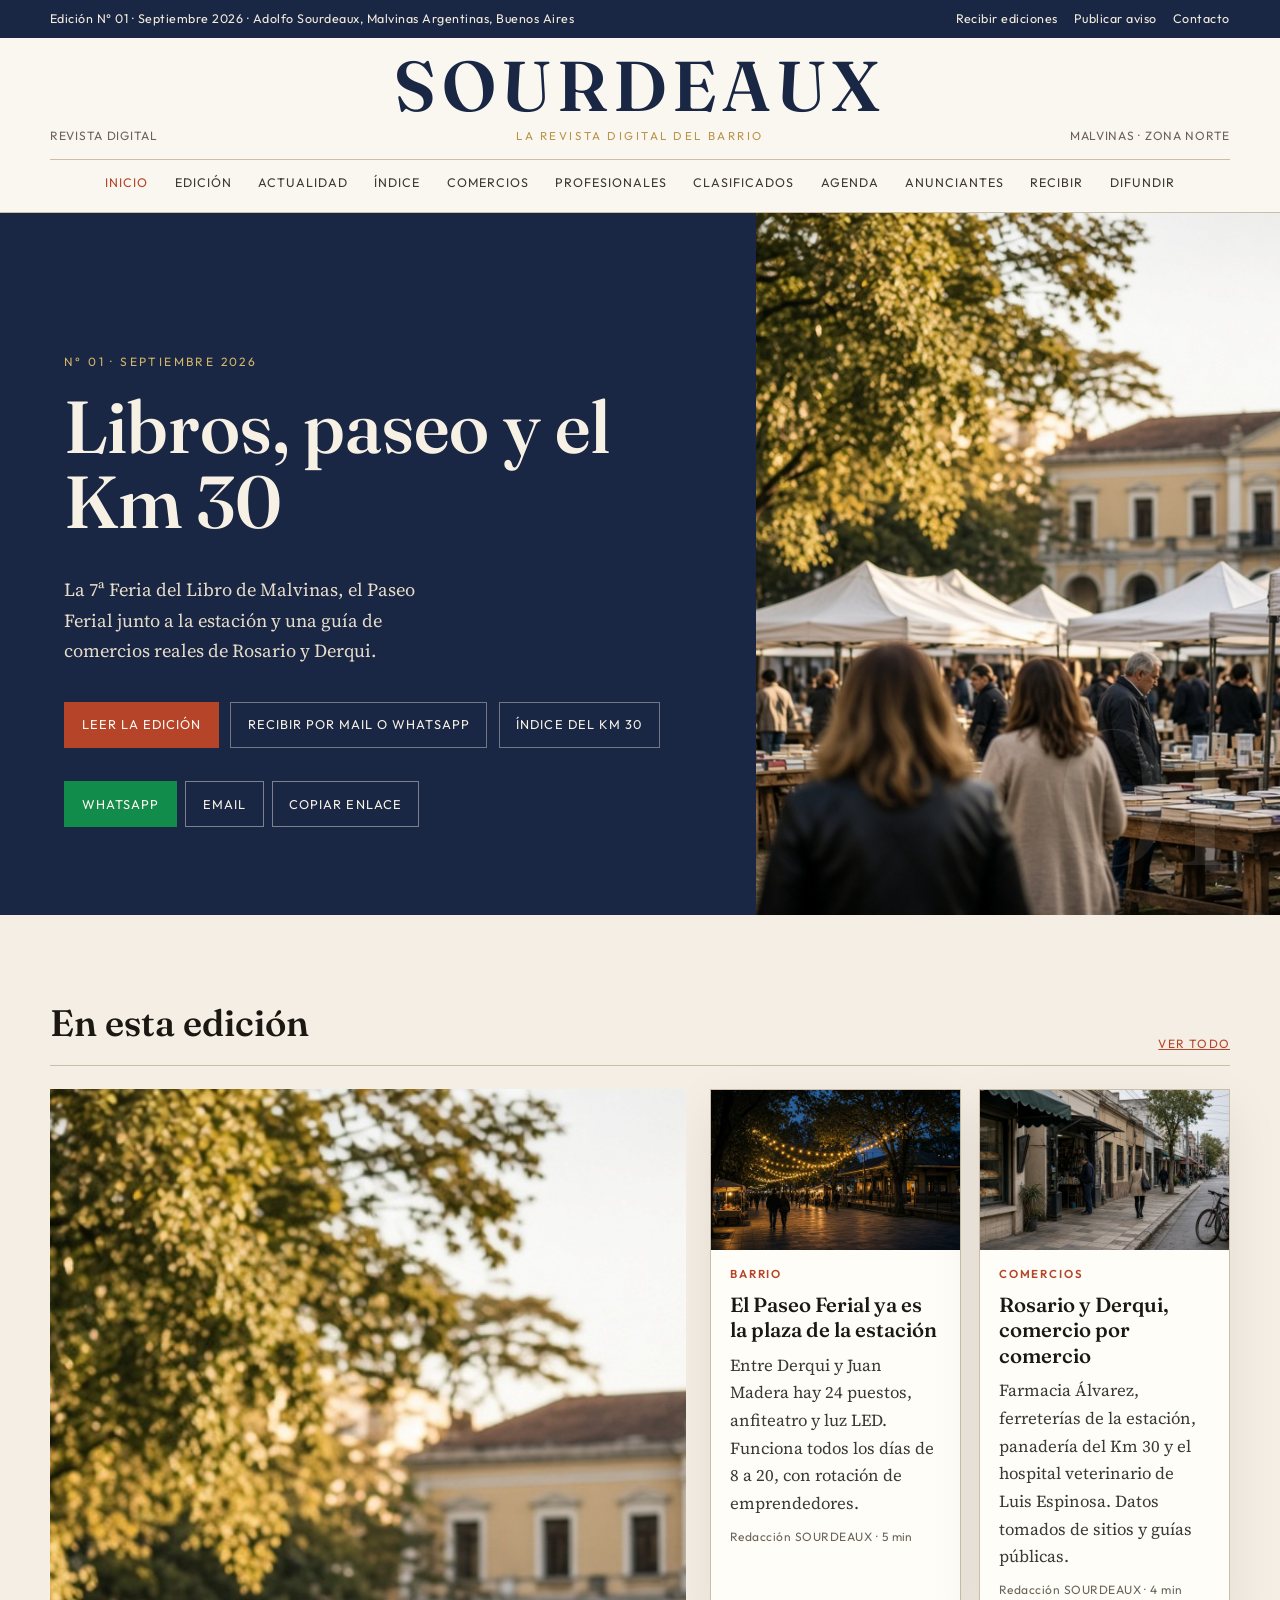
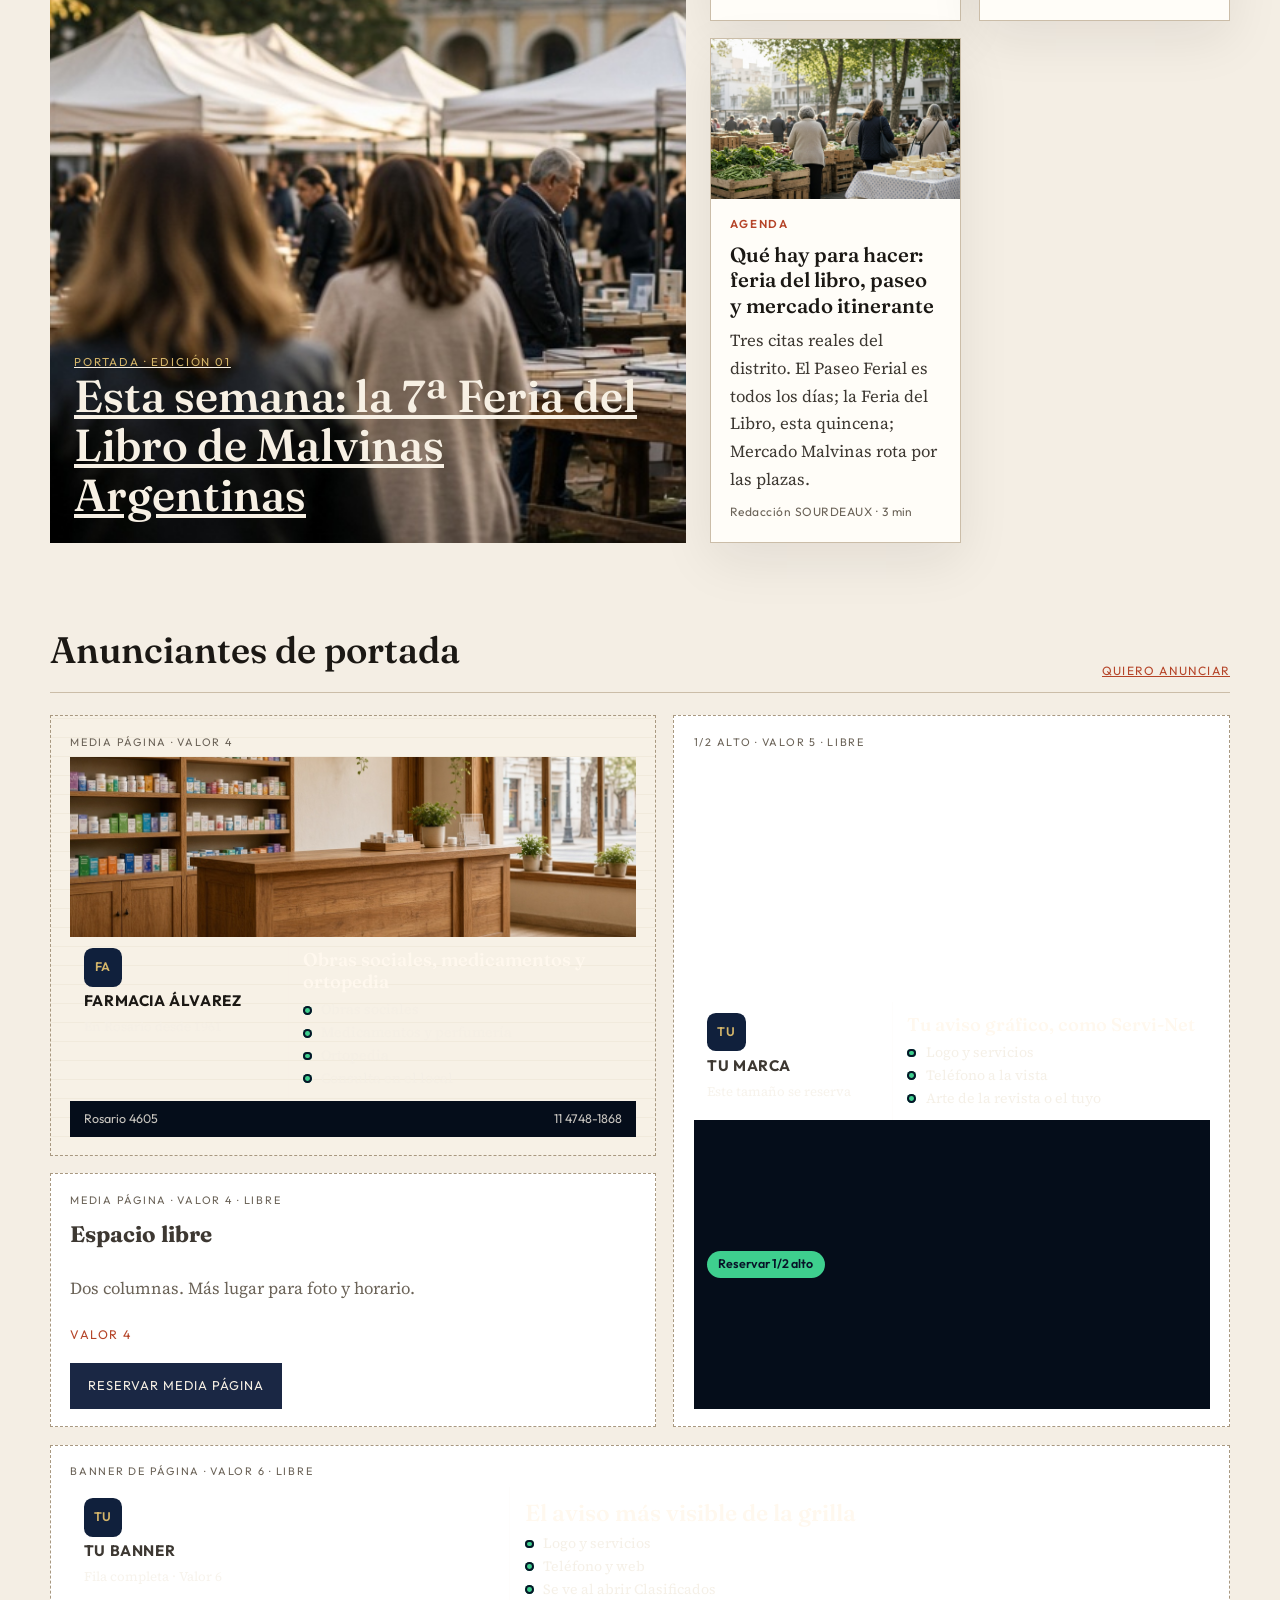
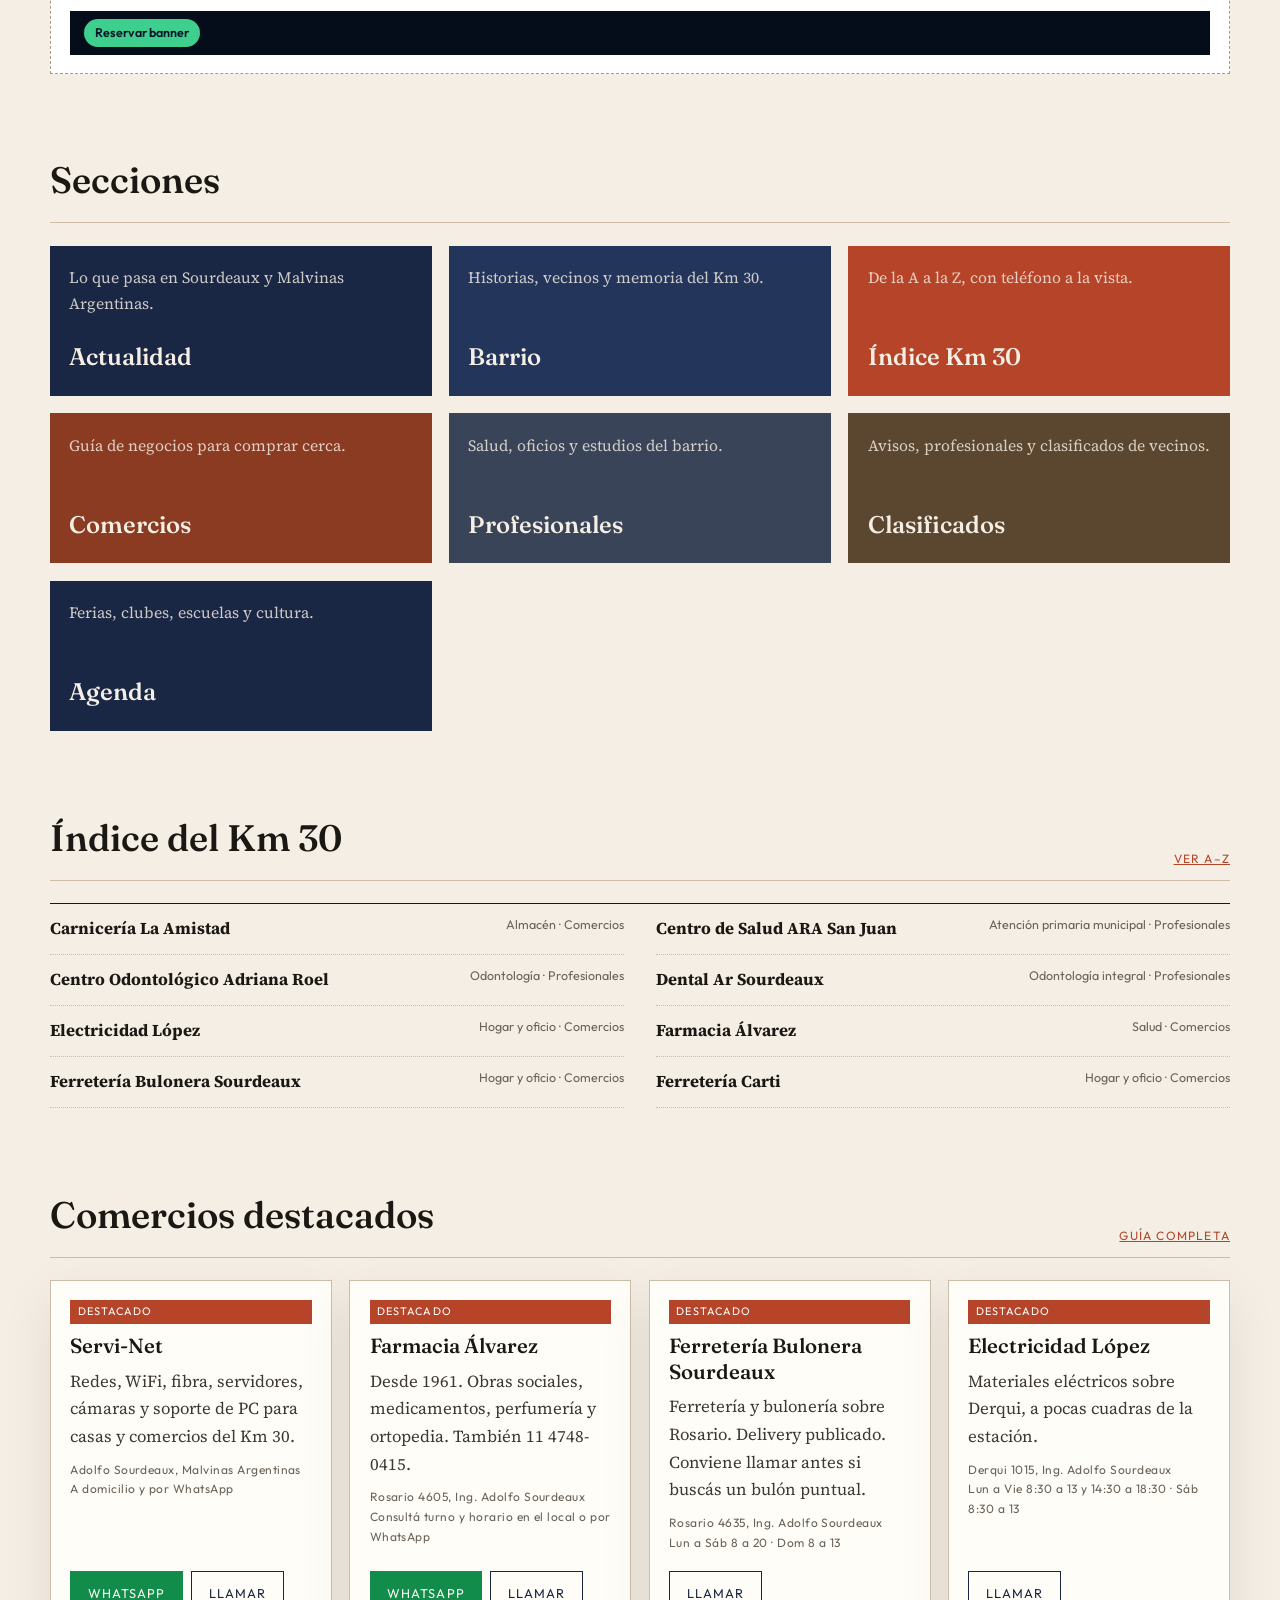
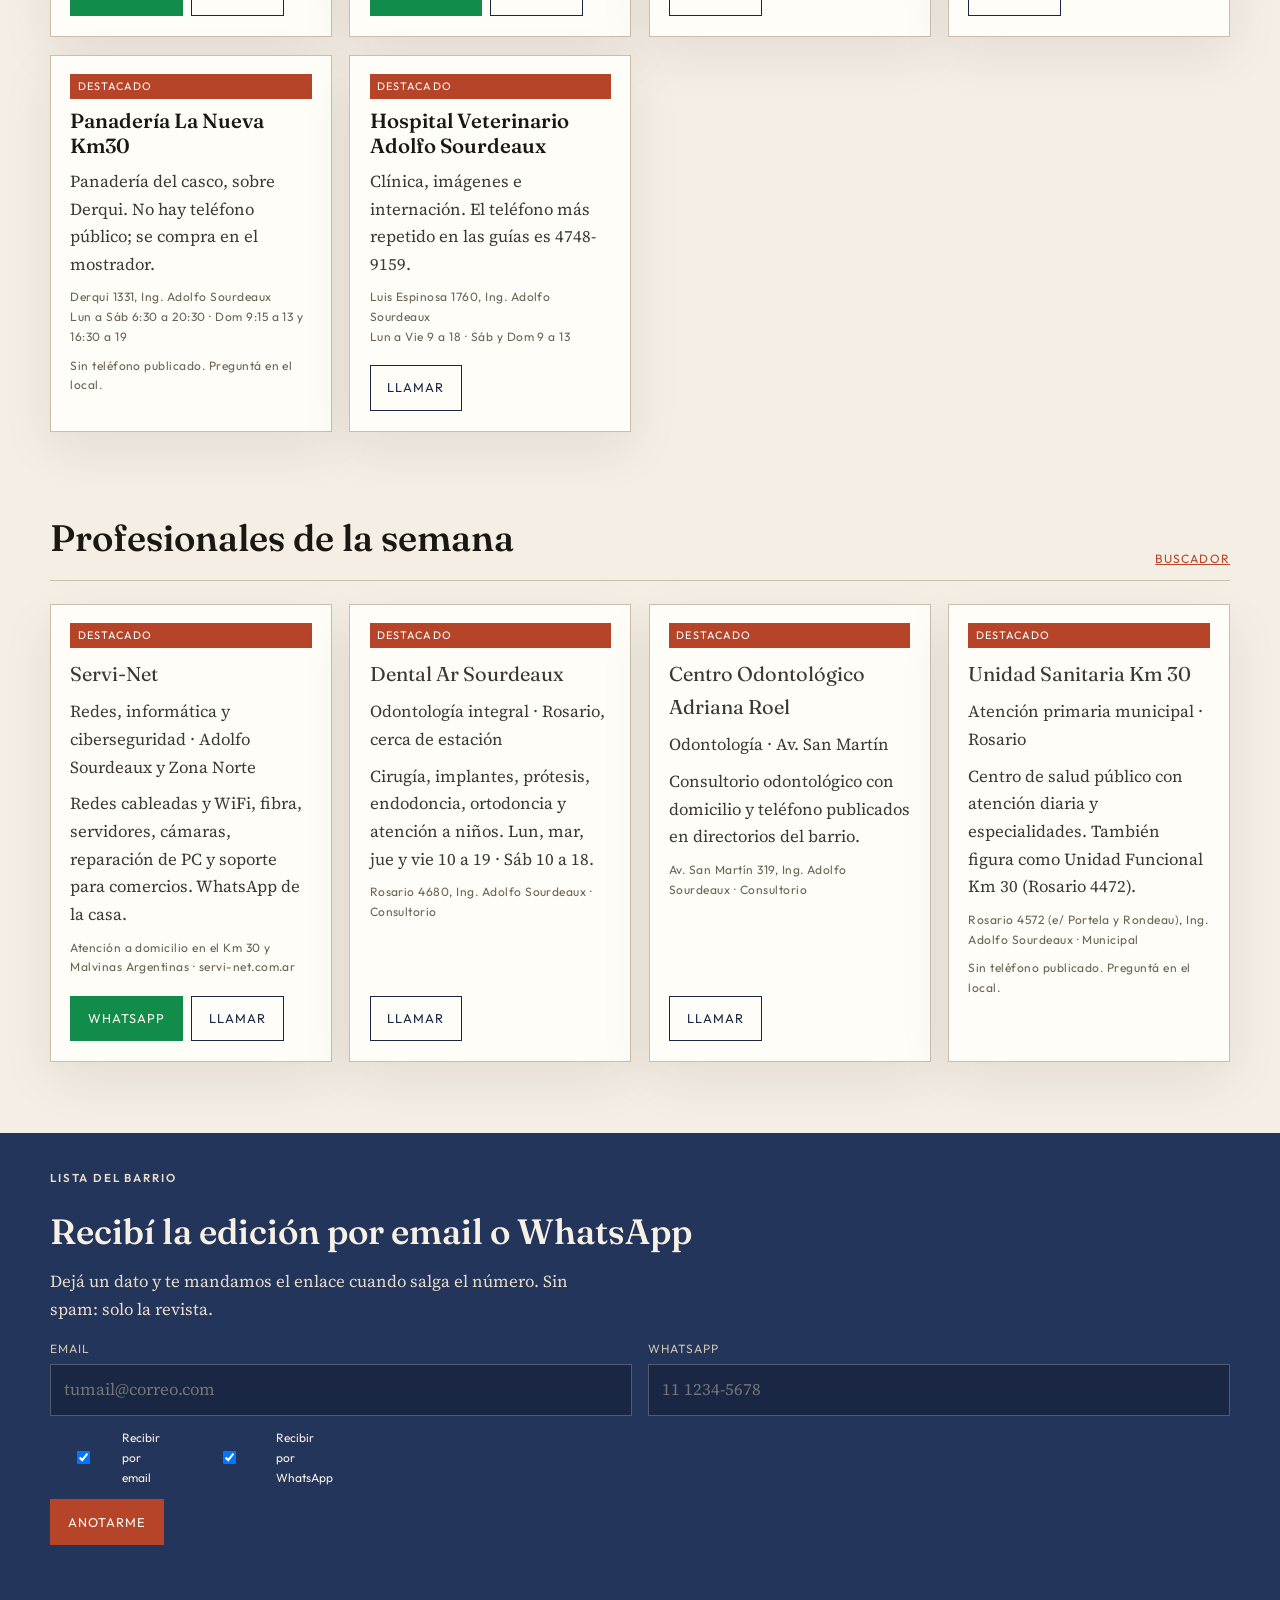
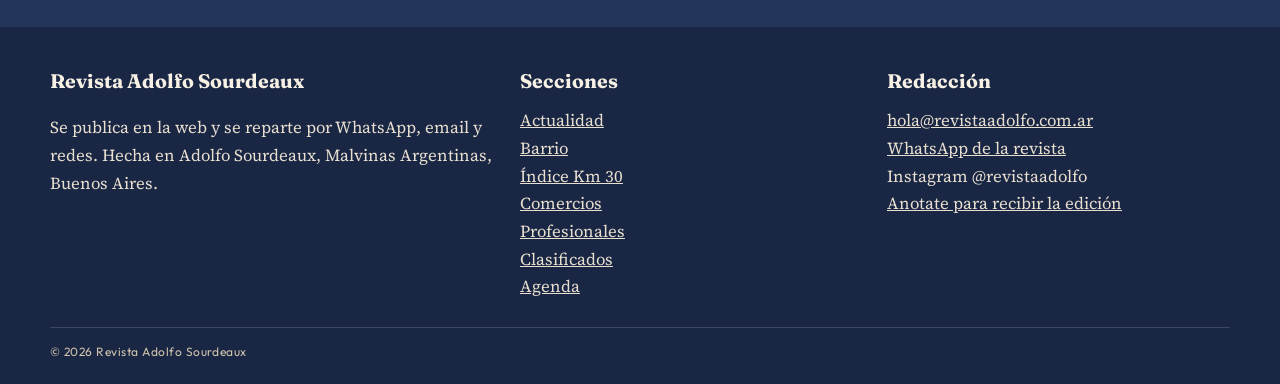
<file: index.html>
<!DOCTYPE html>
<html lang="es-AR">
<head>
  <meta charset="utf-8">
  <meta name="viewport" content="width=device-width, initial-scale=1">
  <title>Revista Adolfo Sourdeaux · Edición 01 · Libros, paseo y el Km 30</title>
  <meta name="description" content="Revista digital de Adolfo Sourdeaux, Malvinas Argentinas. Comercios reales, profesionales, Feria del Libro y Paseo Ferial.">
  <meta property="og:title" content="Revista Adolfo Sourdeaux · Libros, paseo y el Km 30">
  <meta property="og:description" content="La revista digital del barrio: comercios, profesionales y avisos para compartir.">
  <meta property="og:type" content="website">
  <meta property="og:locale" content="es_AR">
  <meta name="theme-color" content="#1a2744">
  <link rel="icon" href="img/favicon.svg" type="image/svg+xml">
  <link rel="preconnect" href="https://fonts.googleapis.com">
  <link rel="preconnect" href="https://fonts.gstatic.com" crossorigin>
  <link href="https://fonts.googleapis.com/css2?family=Fraunces:opsz,wght@9..144,500;9..144,600&family=Outfit:wght@400;500;600&family=Source+Serif+4:opsz,wght@8..60,400;8..60,500&display=swap" rel="stylesheet">
  <link rel="stylesheet" href="css/revista.css?v=22">
</head>
<body data-page="home">
  <main id="page"></main>
  <script src="js/config.js?v=22"></script>
  <script src="js/data.js?v=22"></script>
  <script src="js/app.js?v=22"></script>
</body>
</html>
</file>
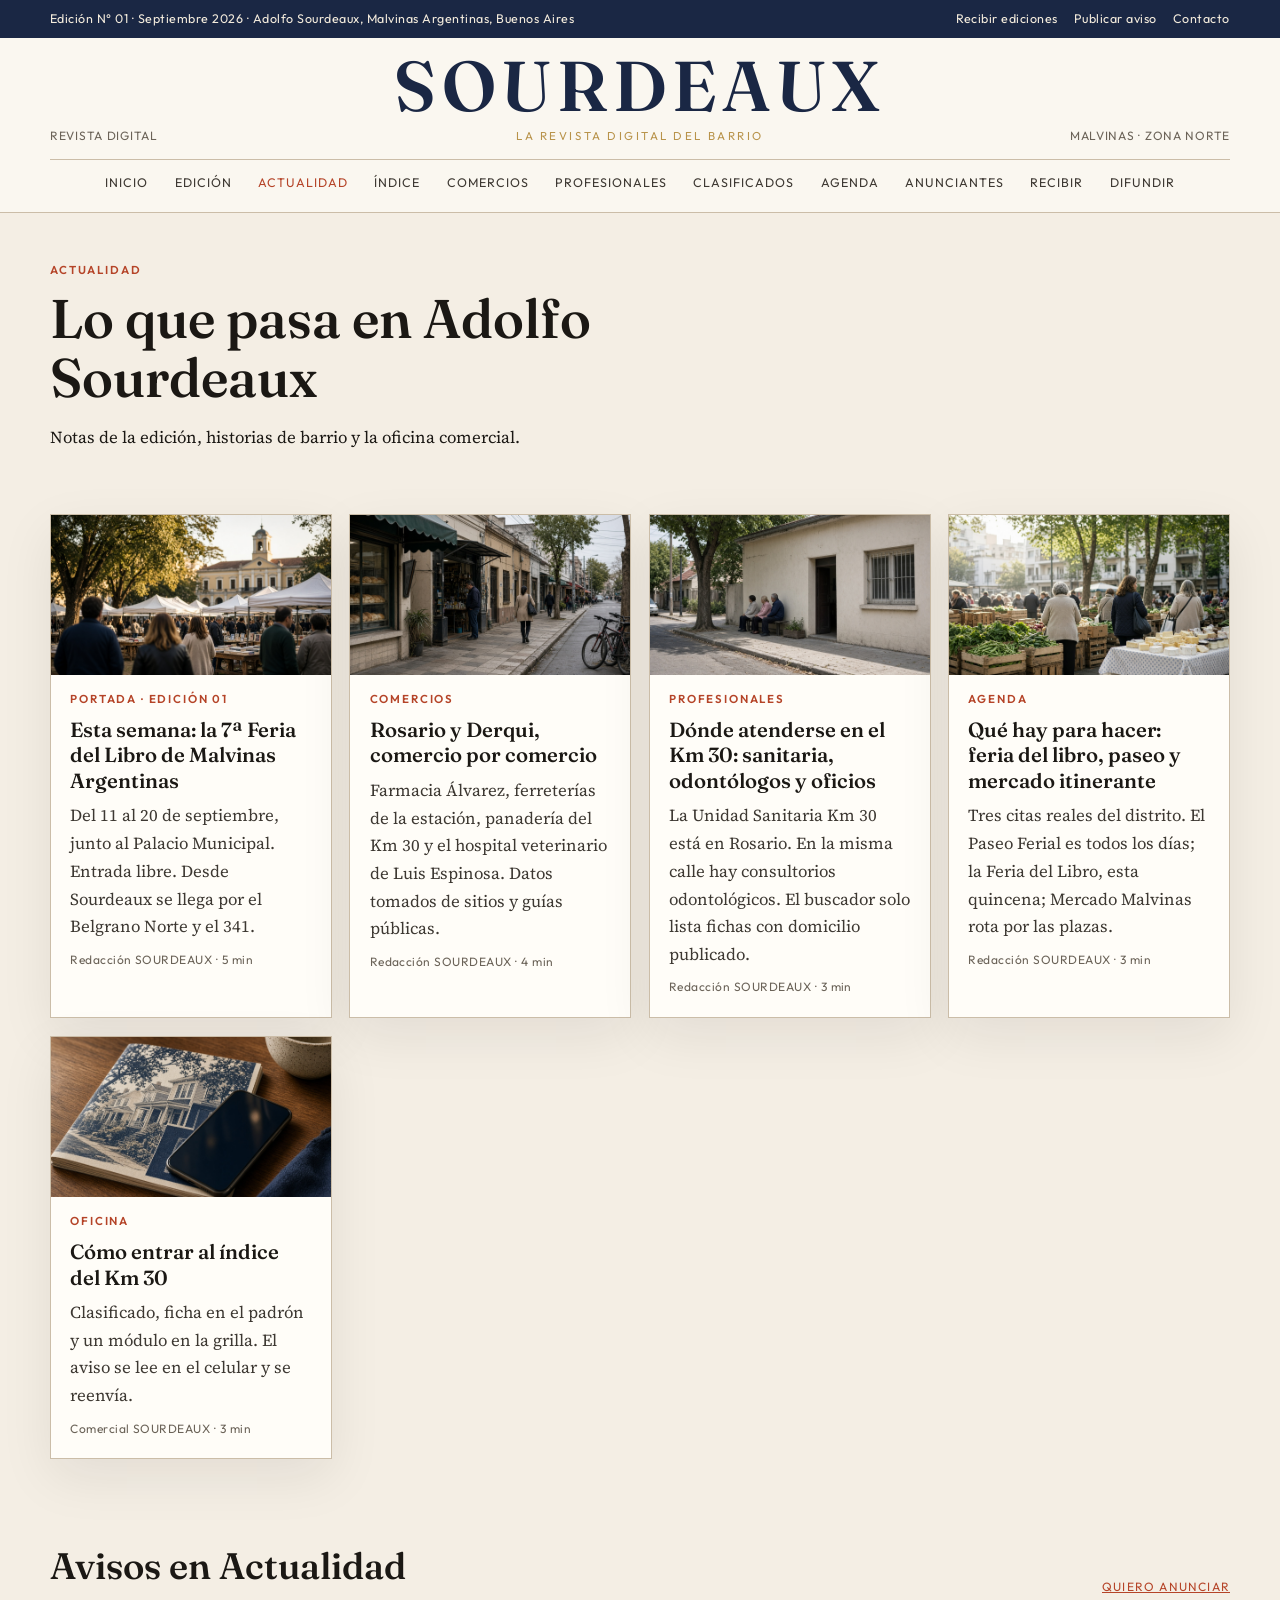
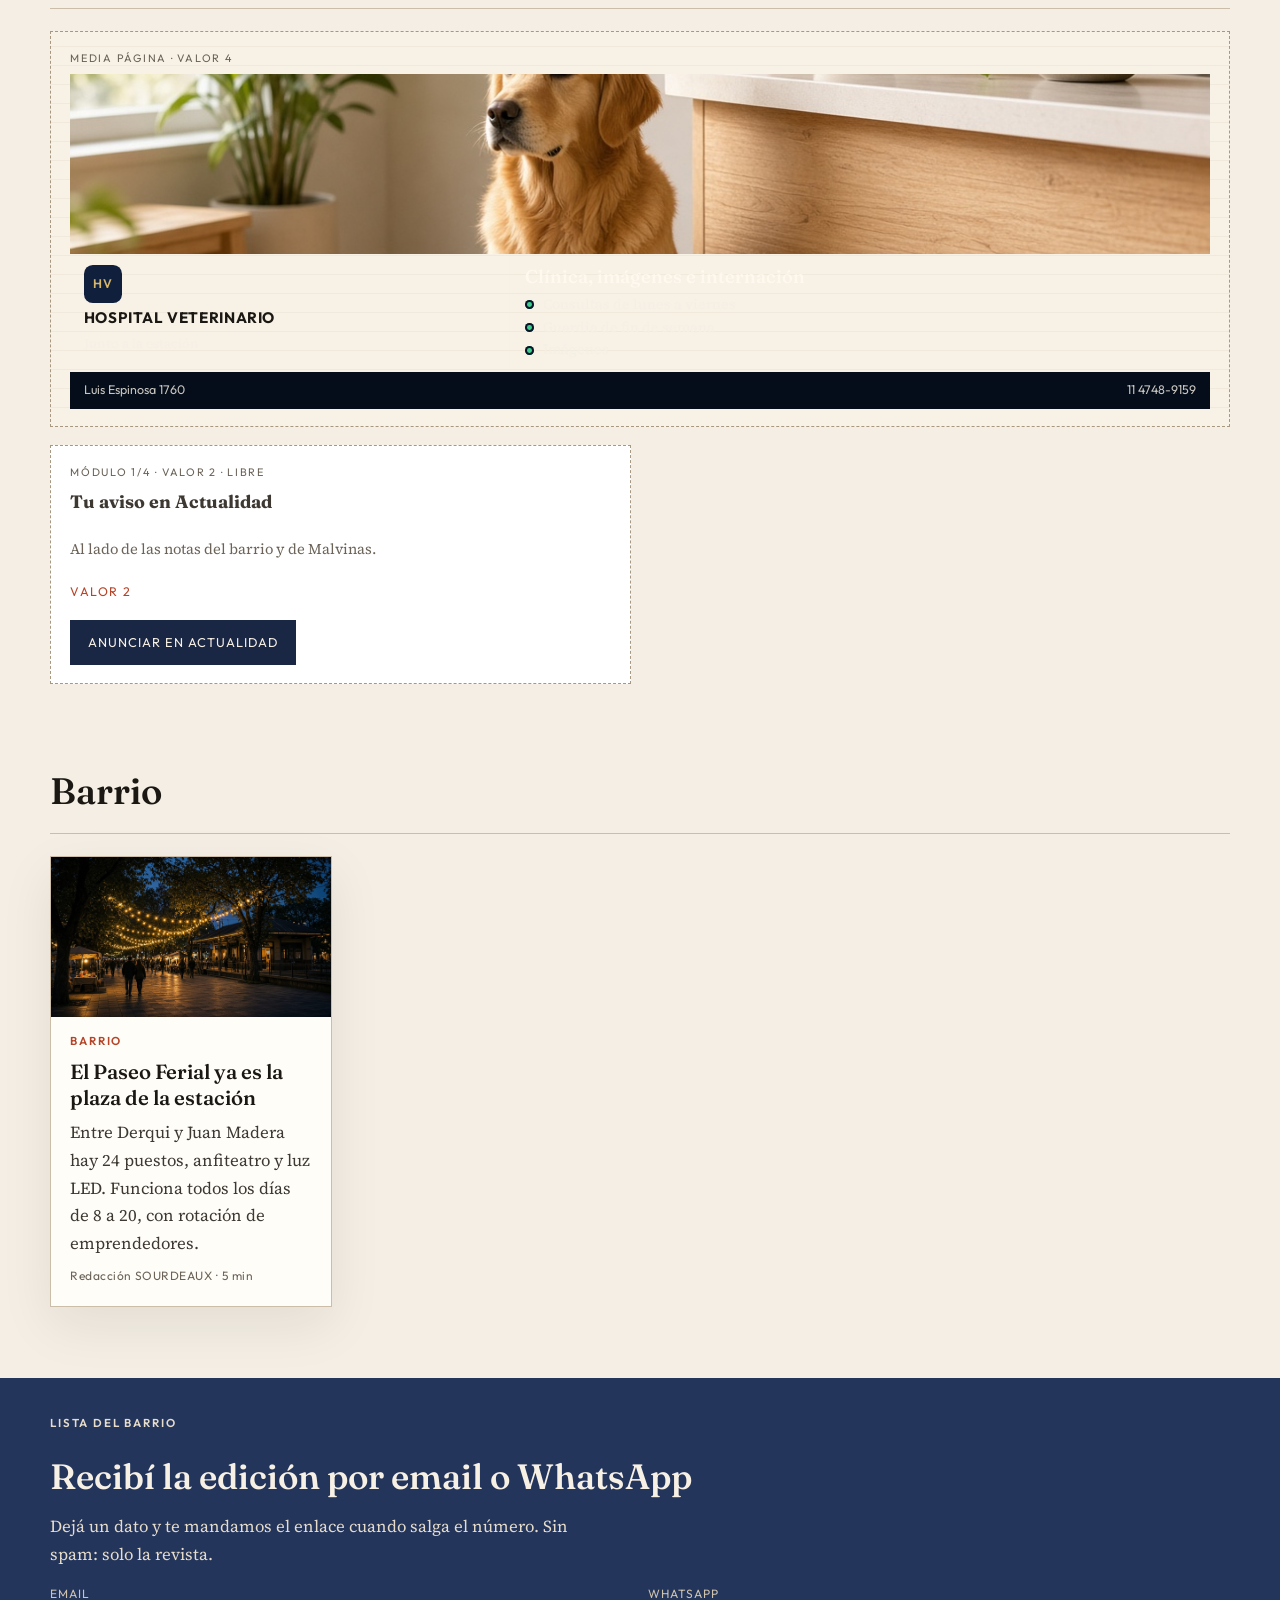
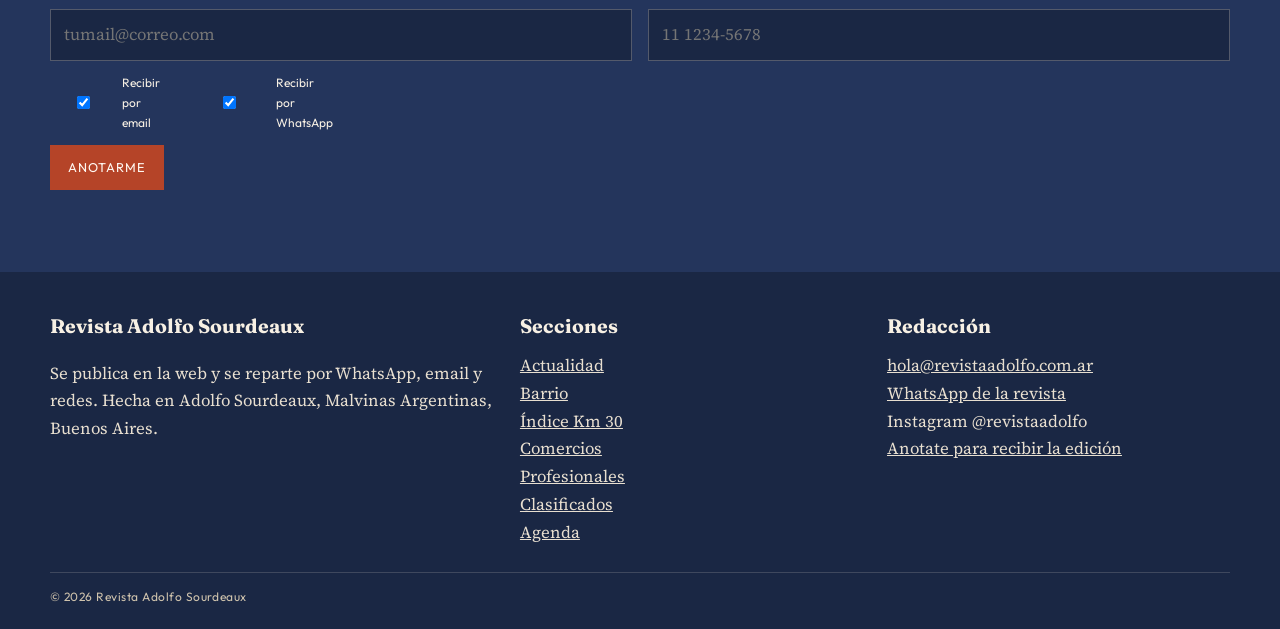
<file: actualidad.html>
<!DOCTYPE html>
<html lang="es-AR">
<head>
  <meta charset="utf-8">
  <meta name="viewport" content="width=device-width, initial-scale=1">
  <title>Actualidad · Revista Adolfo Sourdeaux</title>
  <meta name="description" content="Notas y barrio: lo que pasa en Adolfo Sourdeaux y Malvinas Argentinas.">
  <meta name="theme-color" content="#1a2744">
  <link rel="icon" href="img/favicon.svg" type="image/svg+xml">
  <link rel="preconnect" href="https://fonts.googleapis.com">
  <link rel="preconnect" href="https://fonts.gstatic.com" crossorigin>
  <link href="https://fonts.googleapis.com/css2?family=Fraunces:opsz,wght@9..144,500;9..144,600&family=Outfit:wght@400;500;600&family=Source+Serif+4:opsz,wght@8..60,400;8..60,500&display=swap" rel="stylesheet">
  <link rel="stylesheet" href="css/revista.css?v=22">
</head>
<body data-page="actualidad">
  <main id="page"></main>
  <script src="js/config.js?v=22"></script>
  <script src="js/data.js?v=22"></script>
  <script src="js/app.js?v=22"></script>
</body>
</html>
</file>
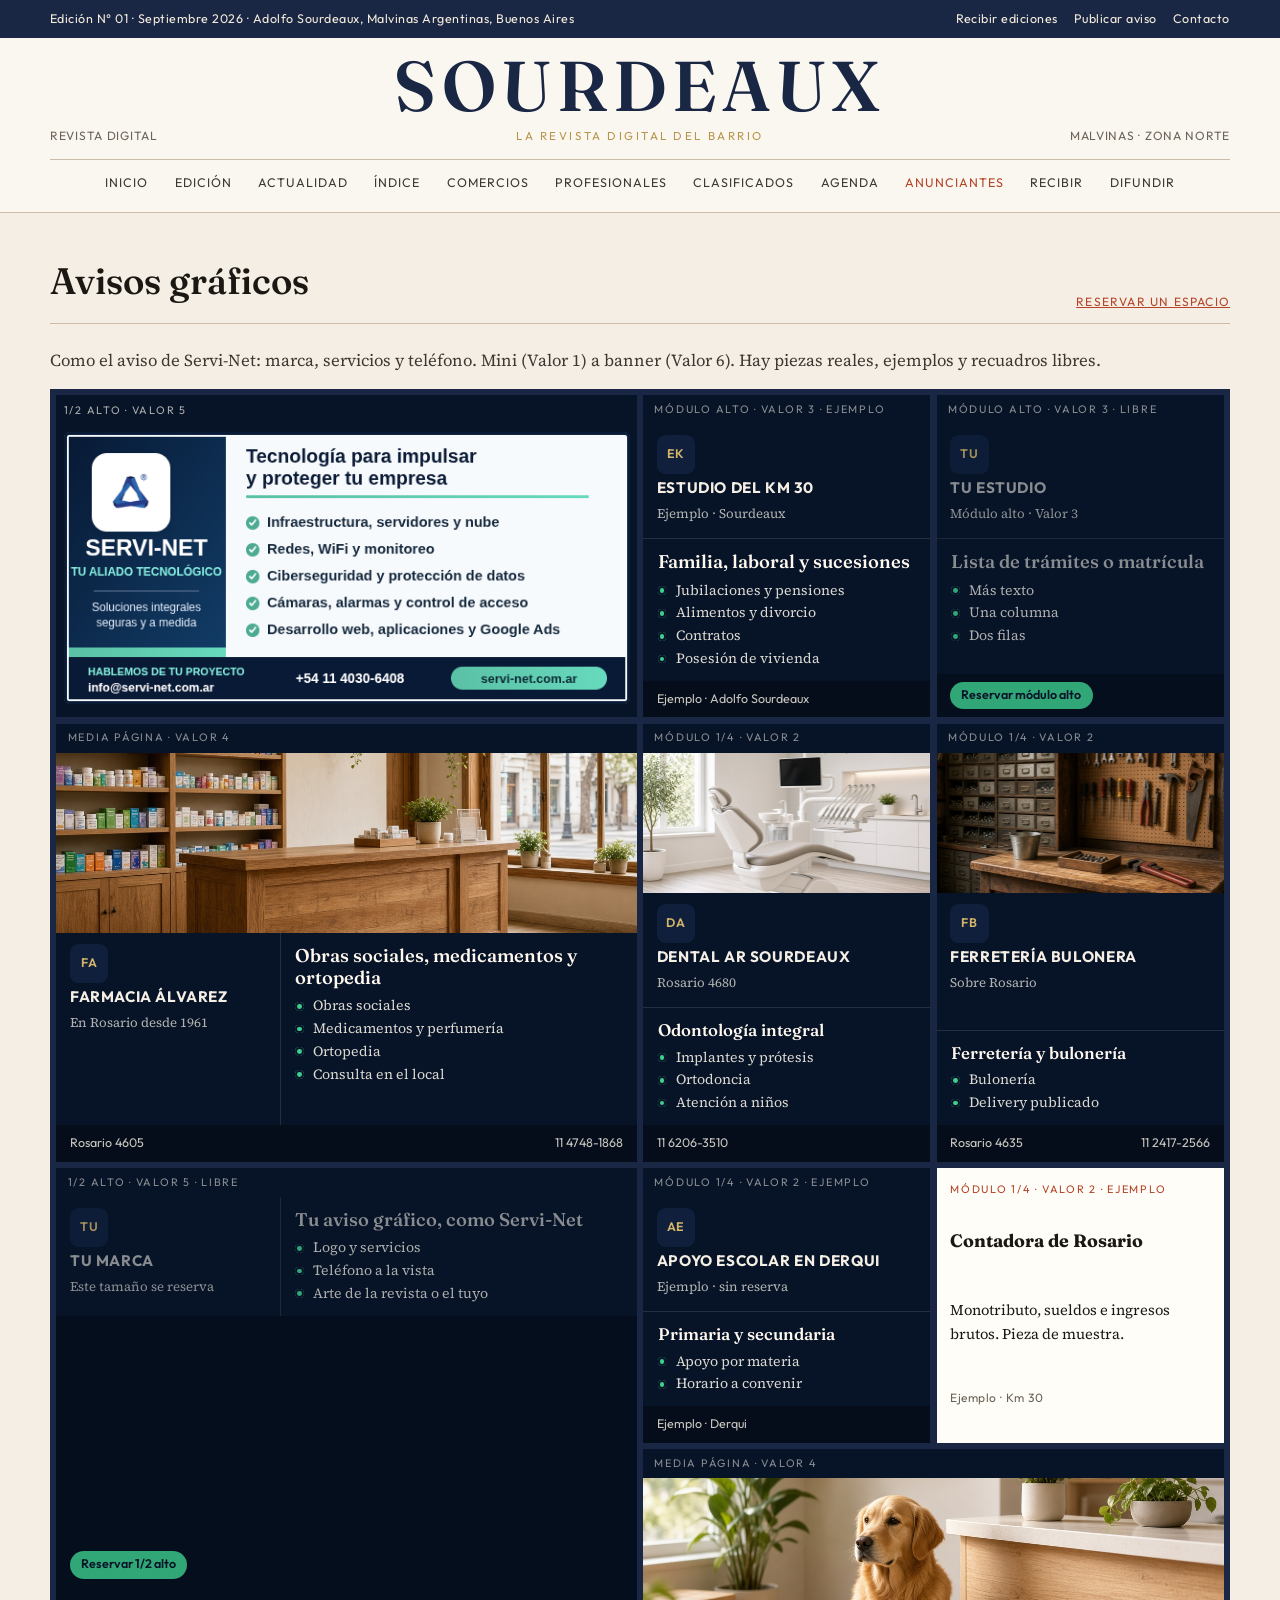
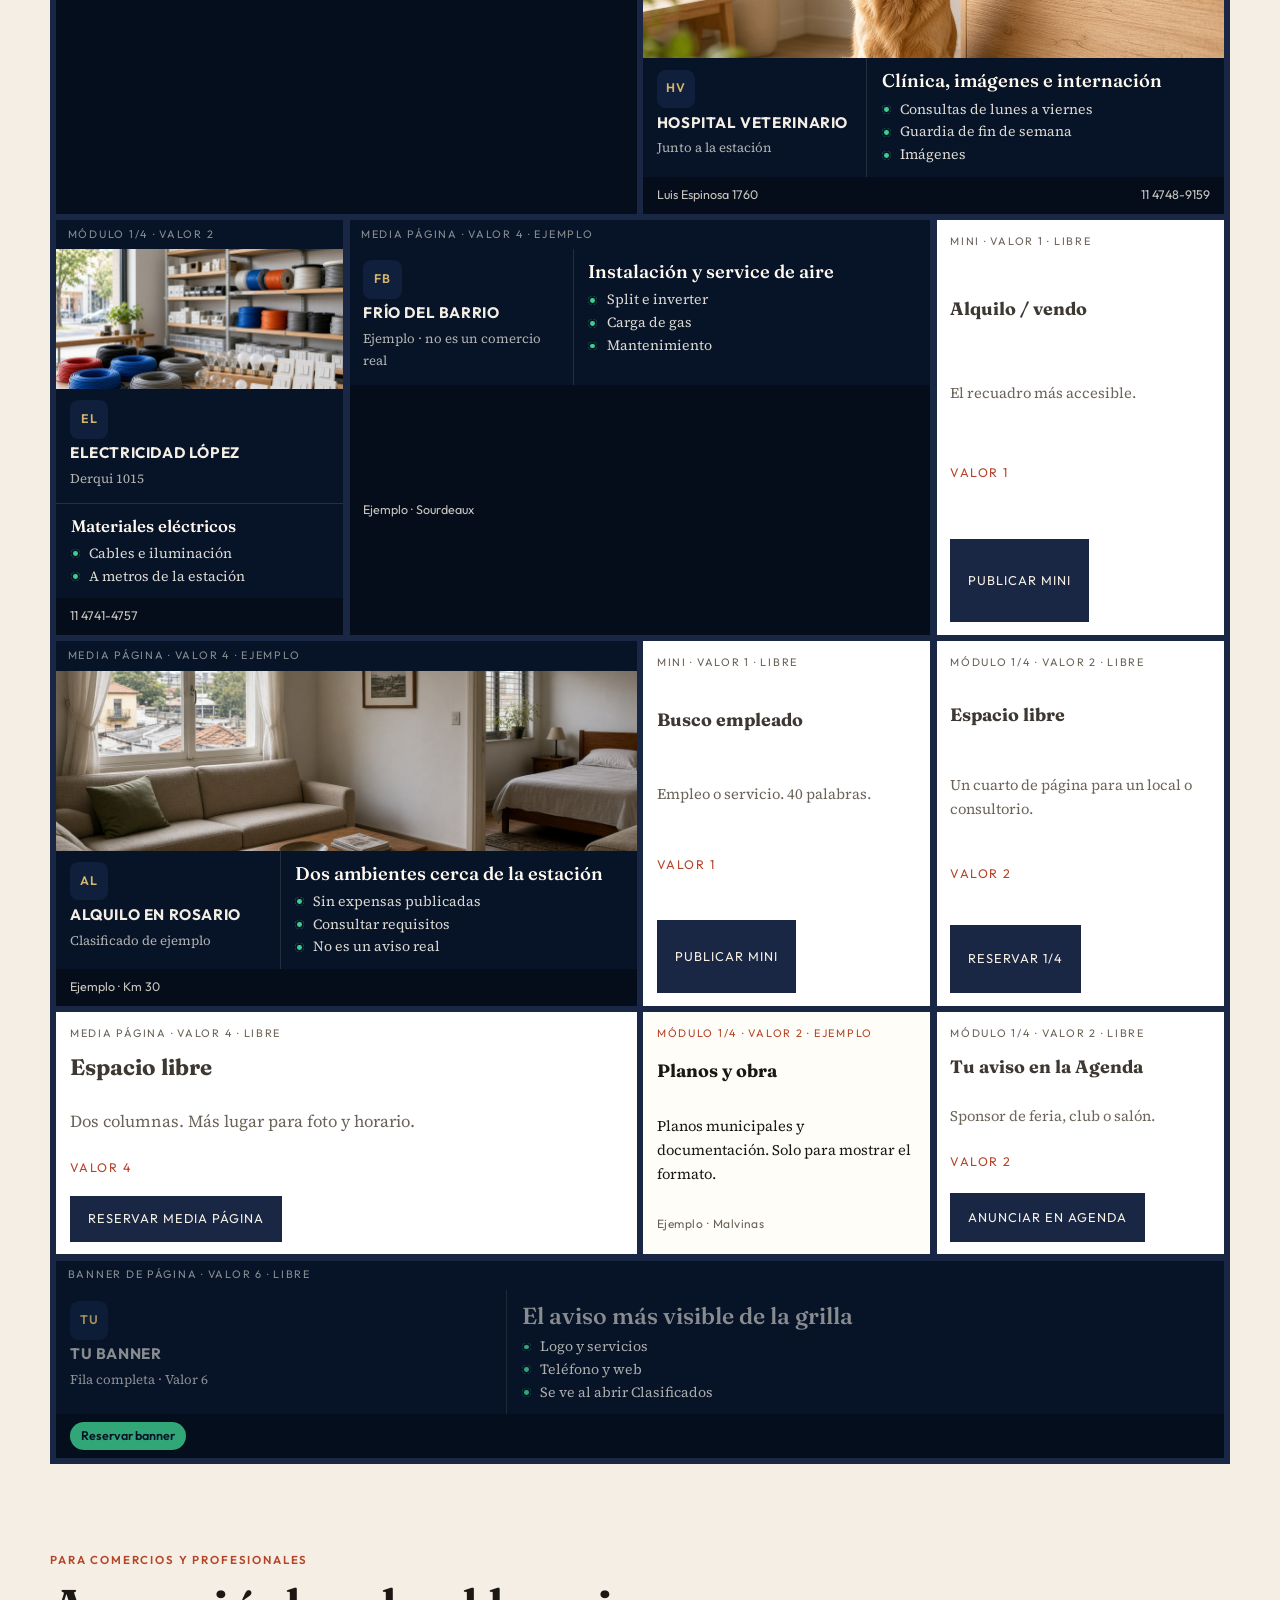
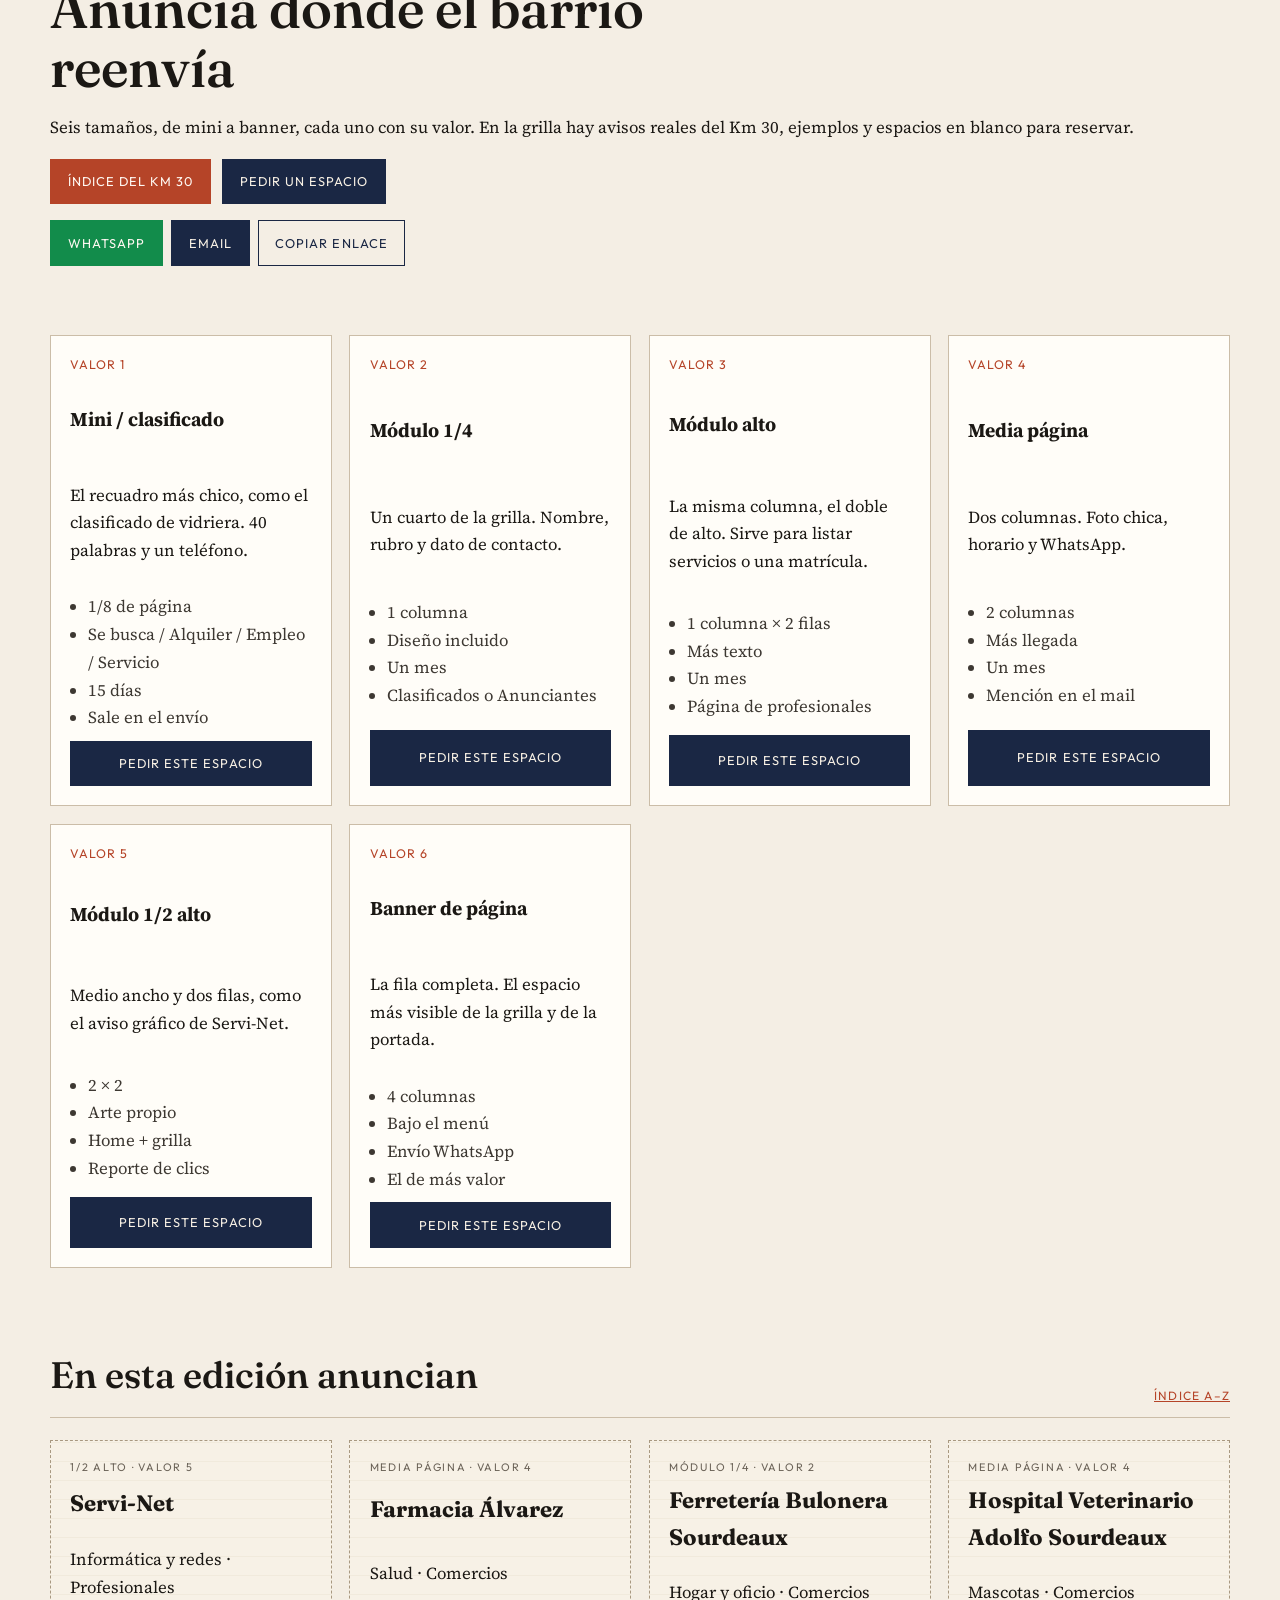
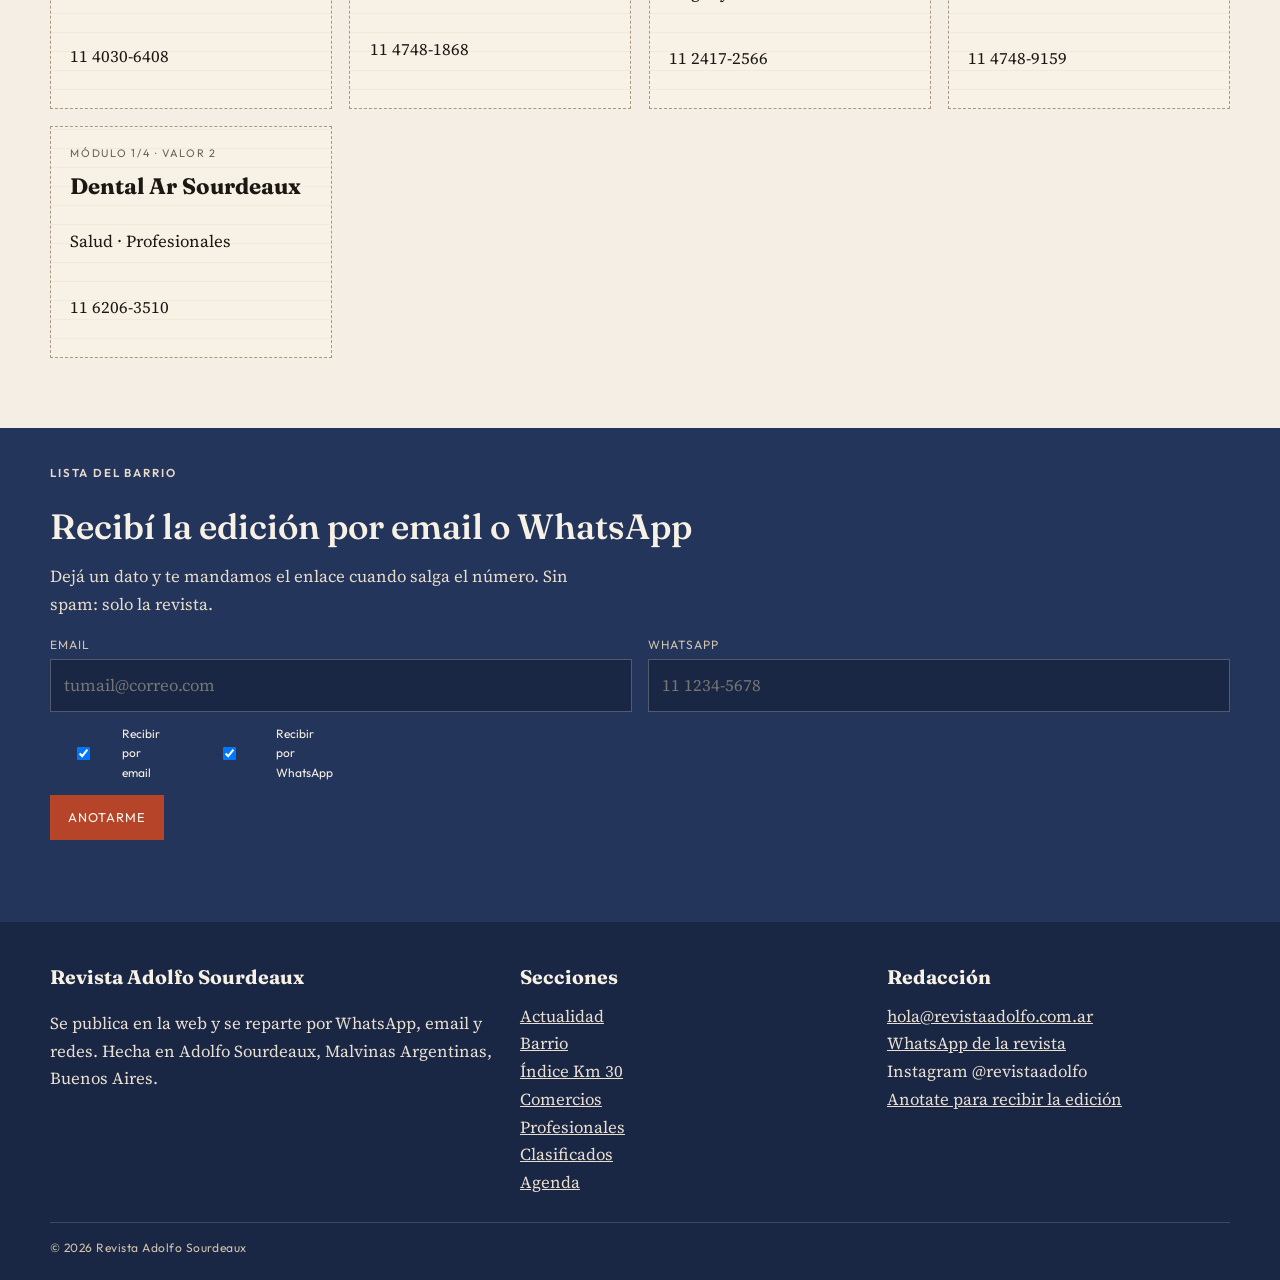
<file: anunciantes.html>
<!DOCTYPE html>
<html lang="es-AR">
<head>
  <meta charset="utf-8">
  <meta name="viewport" content="width=device-width, initial-scale=1">
  <title>Anunciantes · Revista Adolfo Sourdeaux</title>
  <meta name="description" content="Publicá tu comercio o profesional en la revista digital de Adolfo Sourdeaux. El aviso se comparte por WhatsApp y email.">
  <meta name="theme-color" content="#1a2744">
  <link rel="icon" href="img/favicon.svg" type="image/svg+xml">
  <link rel="preconnect" href="https://fonts.googleapis.com">
  <link rel="preconnect" href="https://fonts.gstatic.com" crossorigin>
  <link href="https://fonts.googleapis.com/css2?family=Fraunces:opsz,wght@9..144,500;9..144,600&family=Outfit:wght@400;500;600&family=Source+Serif+4:opsz,wght@8..60,400;8..60,500&display=swap" rel="stylesheet">
  <link rel="stylesheet" href="css/revista.css?v=22">
</head>
<body data-page="anunciantes">
  <main id="page"></main>
  <script src="js/config.js?v=22"></script>
  <script src="js/data.js?v=22"></script>
  <script src="js/app.js?v=22"></script>
</body>
</html>
</file>
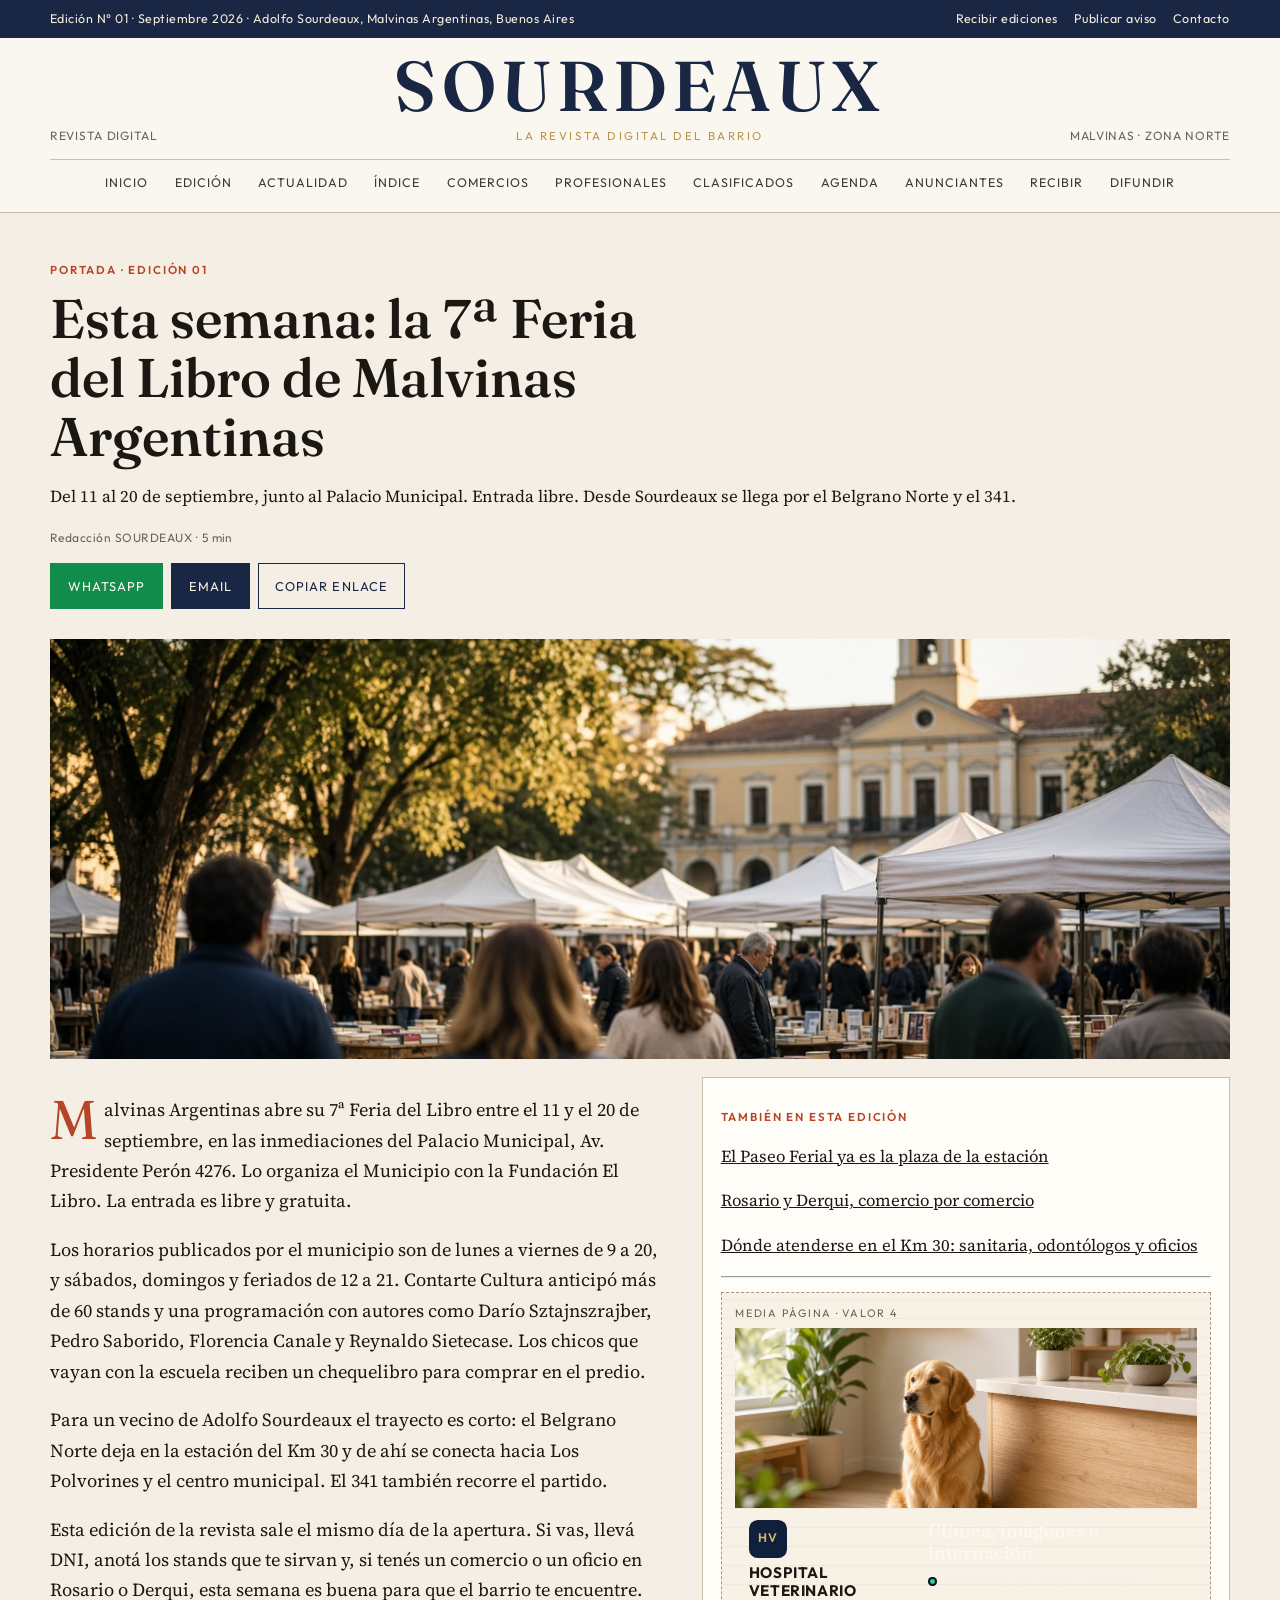
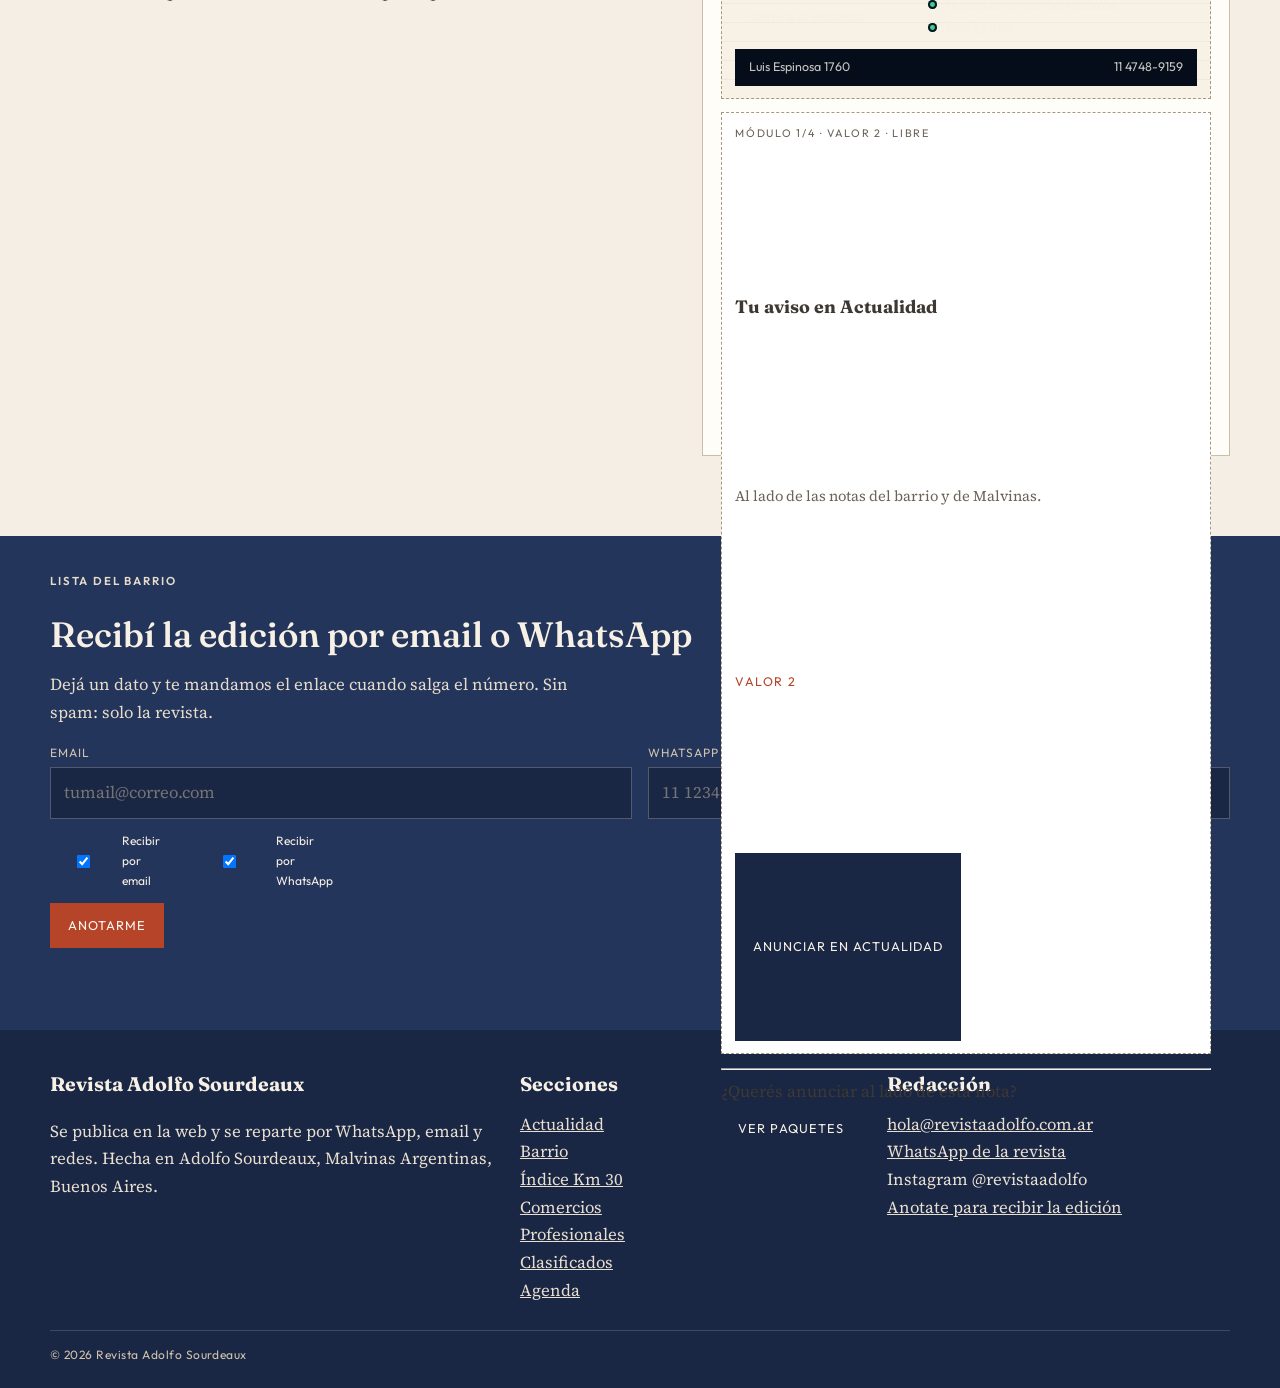
<file: articulo.html>
<!DOCTYPE html>
<html lang="es-AR">
<head>
  <meta charset="utf-8">
  <meta name="viewport" content="width=device-width, initial-scale=1">
  <title>Nota · Revista Adolfo Sourdeaux</title>
  <meta name="description" content="Nota de Revista Adolfo Sourdeaux.">
  <meta name="theme-color" content="#1a2744">
  <link rel="icon" href="img/favicon.svg" type="image/svg+xml">
  <link rel="preconnect" href="https://fonts.googleapis.com">
  <link rel="preconnect" href="https://fonts.gstatic.com" crossorigin>
  <link href="https://fonts.googleapis.com/css2?family=Fraunces:opsz,wght@9..144,500;9..144,600&family=Outfit:wght@400;500;600&family=Source+Serif+4:opsz,wght@8..60,400;8..60,500&display=swap" rel="stylesheet">
  <link rel="stylesheet" href="css/revista.css?v=22">
</head>
<body data-page="articulo">
  <main id="page"></main>
  <script src="js/config.js?v=22"></script>
  <script src="js/data.js?v=22"></script>
  <script src="js/app.js?v=22"></script>
</body>
</html>
</file>
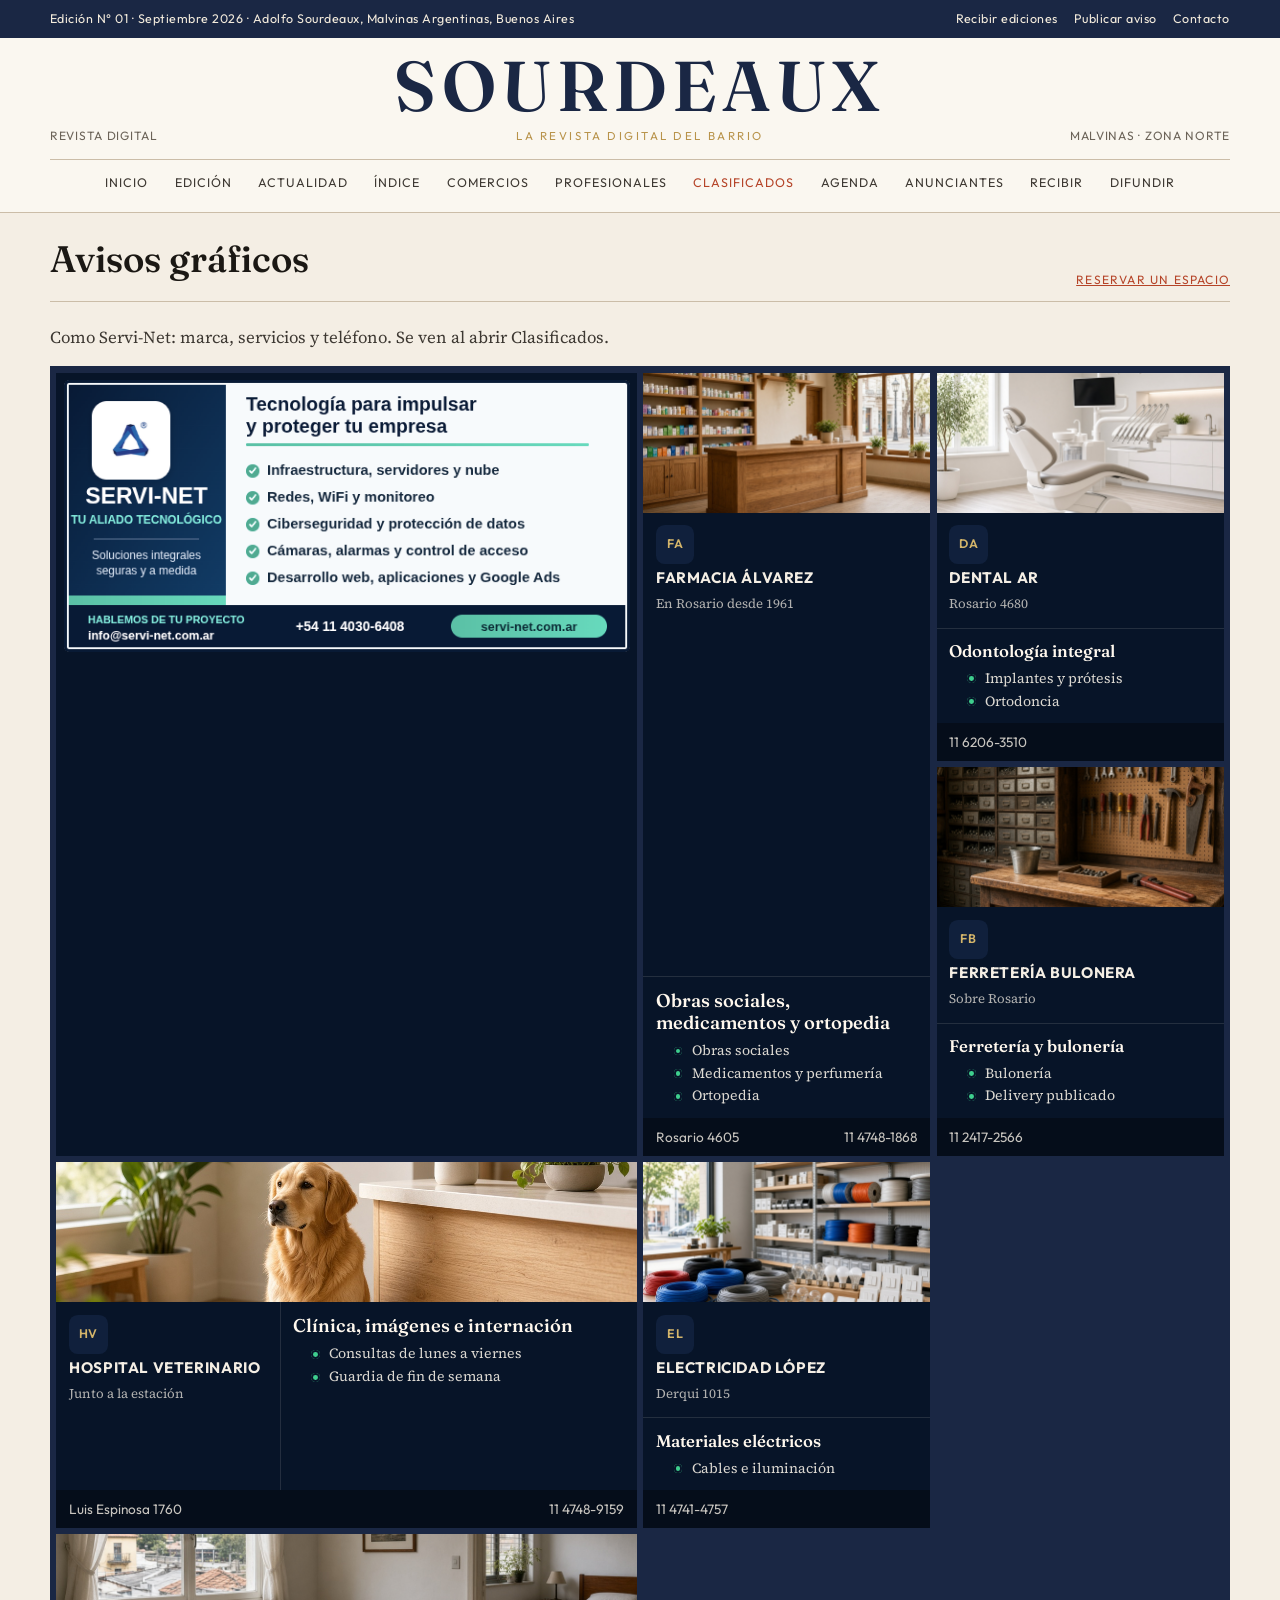
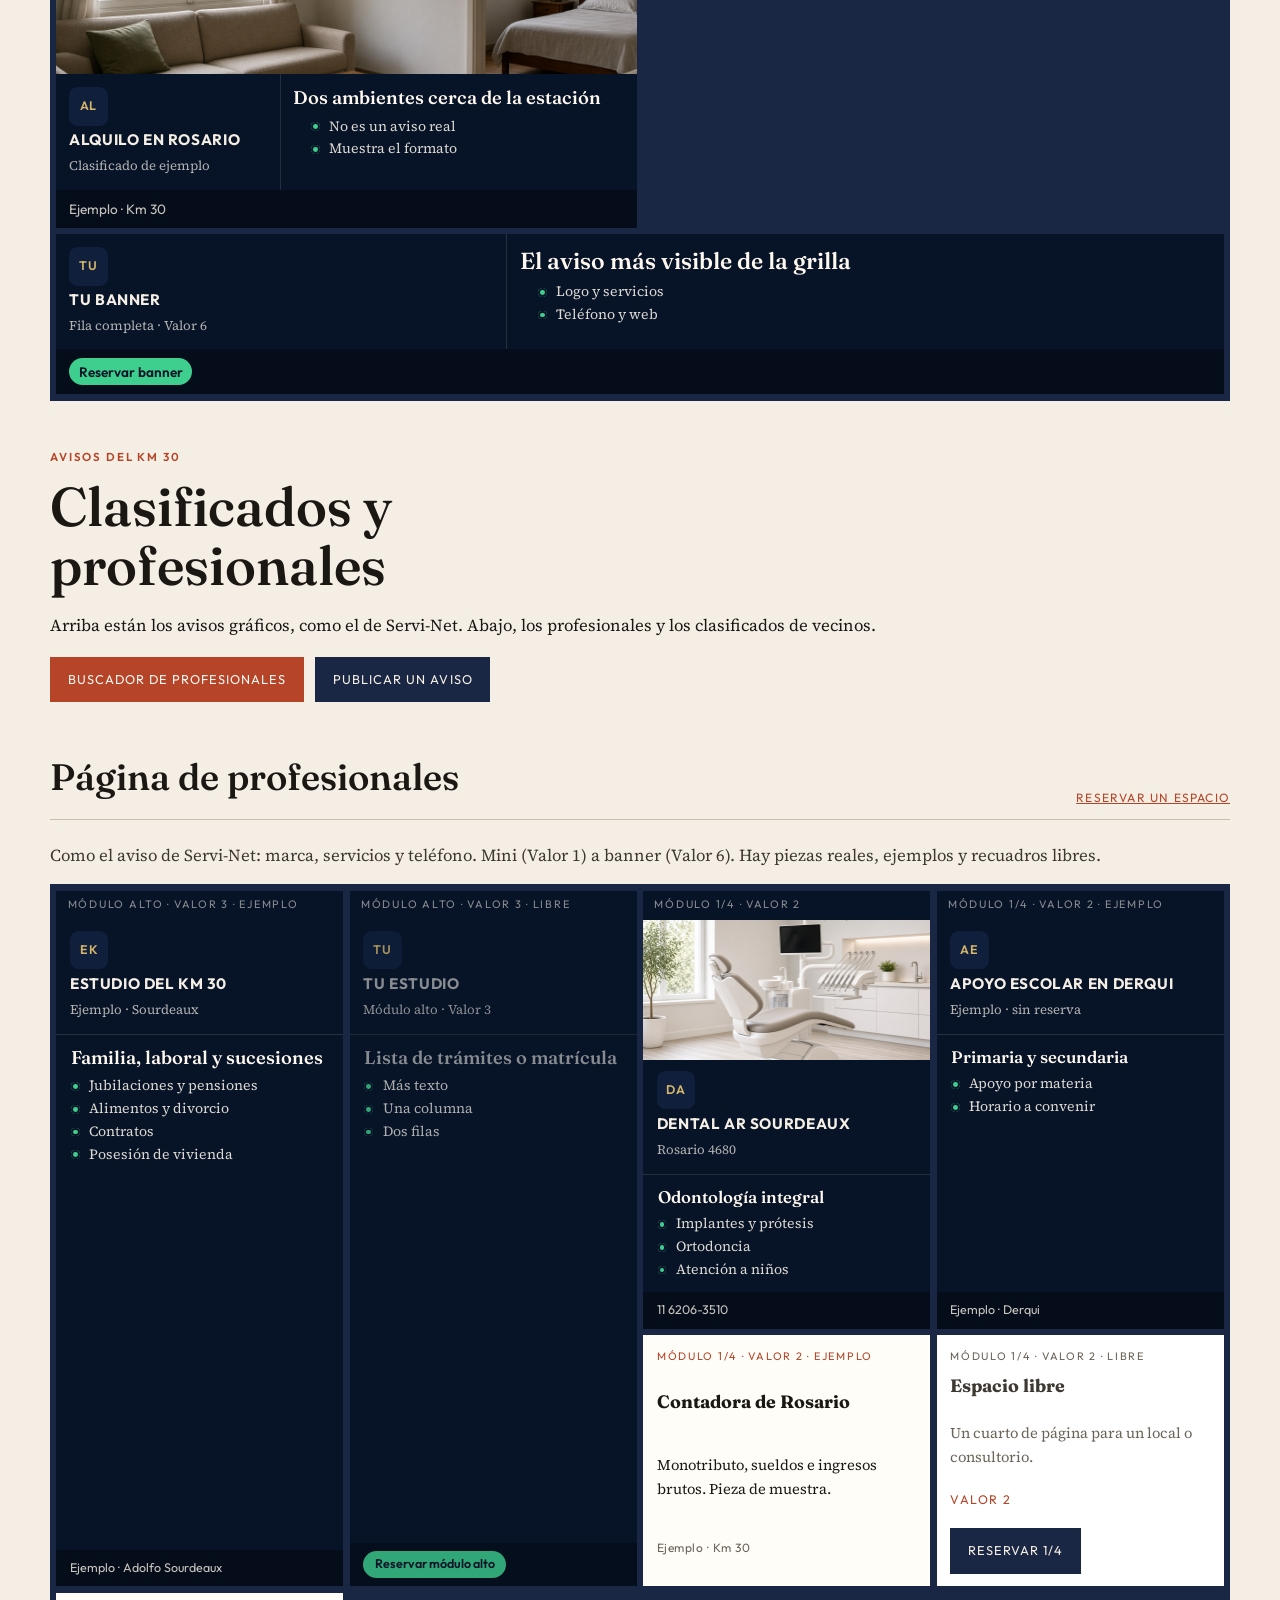
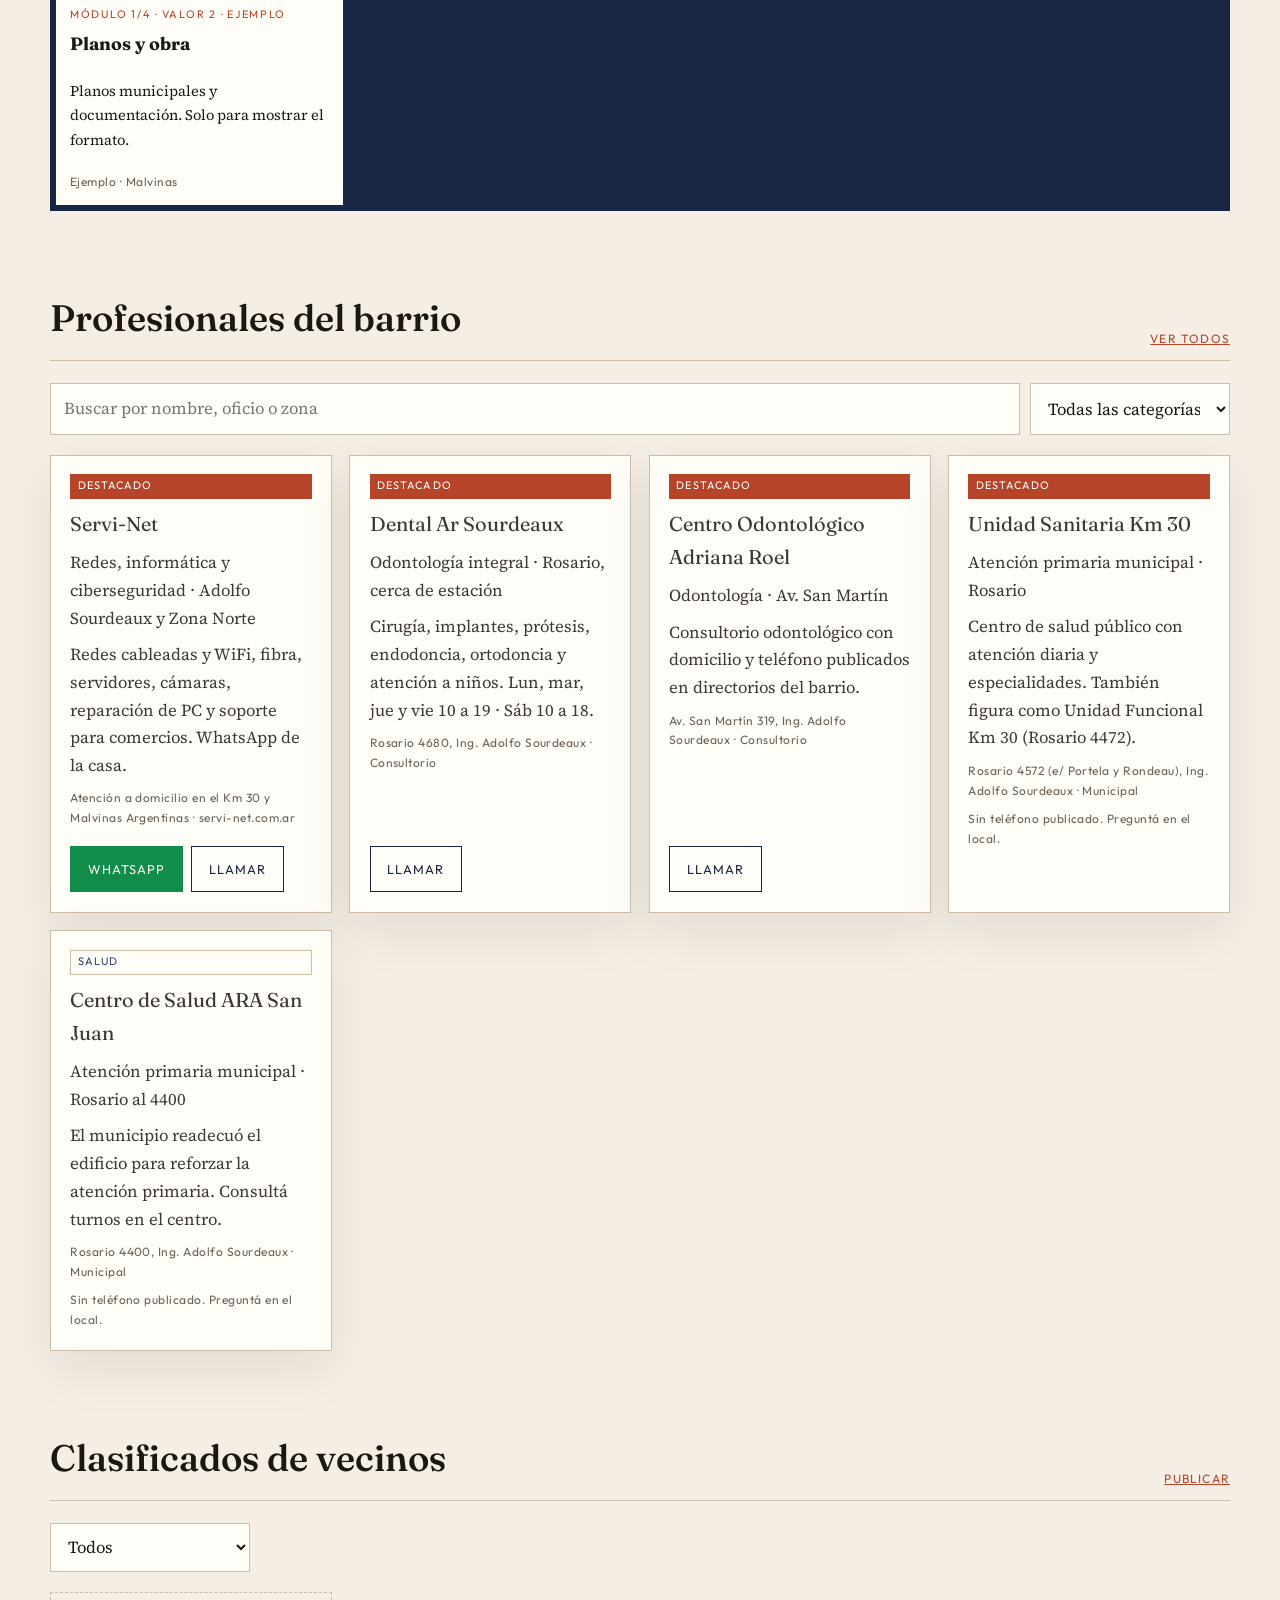
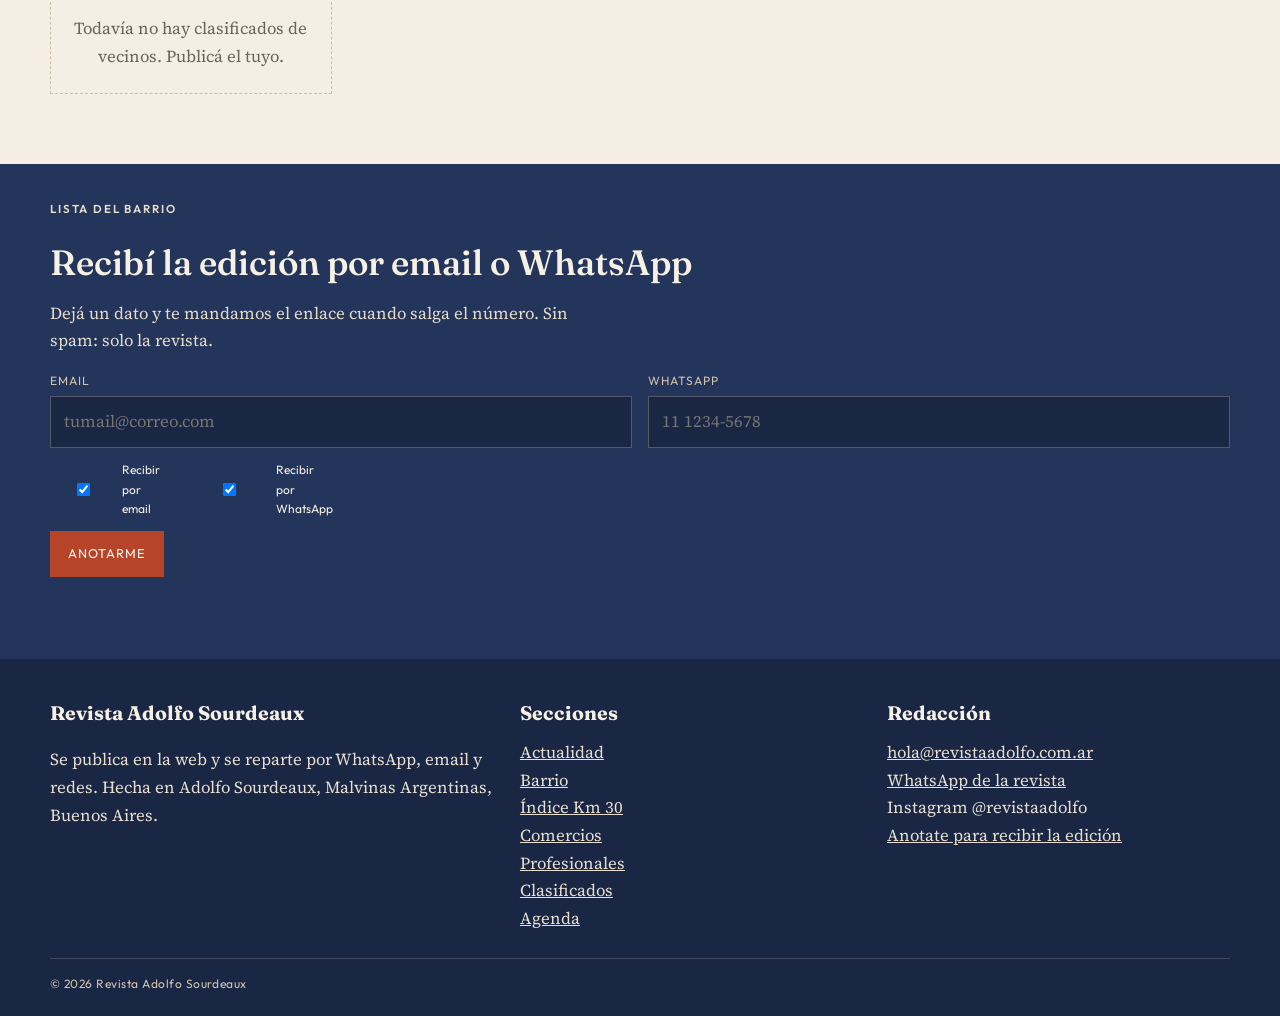
<file: clasificados.html>
<!DOCTYPE html>
<html lang="es-AR">
<head>
  <meta charset="utf-8">
  <meta name="viewport" content="width=device-width, initial-scale=1">
  <title>Clasificados y profesionales · Revista Adolfo Sourdeaux</title>
  <meta name="description" content="Avisos, profesionales y clasificados de vecinos en Adolfo Sourdeaux.">
  <meta name="theme-color" content="#1a2744">
  <link rel="icon" href="img/favicon.svg" type="image/svg+xml">
  <link rel="preconnect" href="https://fonts.googleapis.com">
  <link rel="preconnect" href="https://fonts.gstatic.com" crossorigin>
  <link href="https://fonts.googleapis.com/css2?family=Fraunces:opsz,wght@9..144,500;9..144,600&family=Outfit:wght@400;500;600&family=Source+Serif+4:opsz,wght@8..60,400;8..60,500&display=swap" rel="stylesheet">
  <link rel="stylesheet" href="css/revista.css?v=22">
  <style>
    #grilla-fija { padding-top: 1rem; }
    #grilla-fija .ad-mosaico {
      display: grid;
      grid-template-columns: repeat(4, minmax(0, 1fr));
      grid-auto-flow: dense;
      gap: 0.4rem;
      background: #1a2744;
      padding: 0.4rem;
    }
    #grilla-fija .ad { margin: 0; color: #f4eee4; background: #071428; padding: 0; }
    #grilla-fija .ad-tam-cuadrado { grid-column: span 2; grid-row: span 2; }
    #grilla-fija .ad-tam-doble { grid-column: span 2; }
    #grilla-fija .ad-tam-alto { grid-column: span 1; grid-row: span 2; }
    #grilla-fija .ad-tam-simple { grid-column: span 1; }
    #grilla-fija .ad-tam-banner { grid-column: span 4; }
    #grilla-fija .ad-visual { padding: 0.45rem; }
    #grilla-fija .ad-visual img { width: 100%; height: auto; display: block; }
    #grilla-fija .ad-graf { display: grid; grid-template-columns: 0.85fr 1.35fr; min-height: 160px; }
    #grilla-fija .ad-graf-foto { grid-column: 1 / -1; width: 100%; height: 140px; object-fit: cover; display: block; }
    #grilla-fija .ad-tam-simple .ad-graf,
    #grilla-fija .ad-tam-alto .ad-graf { grid-template-columns: 1fr; }
    #grilla-fija .ad-graf-brand { padding: 0.8rem; }
    #grilla-fija .ad-graf-copy { padding: 0.8rem; }
    #grilla-fija .ad-graf-copy ul { margin: 0.4rem 0 0; padding-left: 1.1rem; }
    #grilla-fija .ad-graf-foot { grid-column: 1 / -1; background: #050d1a; padding: 0.5rem 0.8rem; font-size: 0.85rem; }
    #grilla-fija .ad-graf-pill { background: #3ecf8e; color: #071428; border-radius: 999px; padding: 0.15rem 0.6rem; text-decoration: none; }
    @media (max-width: 900px) {
      #grilla-fija .ad-mosaico { grid-template-columns: repeat(2, minmax(0, 1fr)); }
      #grilla-fija .ad-tam-banner { grid-column: span 2; }
    }
  </style>
</head>
<body data-page="clasificados">
  <div id="grilla-fija" class="wrap">
    <div class="section-head">
      <h2>Avisos gráficos</h2>
      <a href="contacto.html">Reservar un espacio</a>
    </div>
    <p class="muted ad-mosaico-leyenda">Como Servi-Net: marca, servicios y teléfono. Se ven al abrir Clasificados.</p>
    <div class="ad-mosaico">
      <article class="ad ad-tam-cuadrado ad-visual">
        <a class="ad-visual-link" href="https://servi-net.com.ar/" target="_blank" rel="noopener">
          <img src="img/avisos/servi-net.png?v=22" alt="Servi-Net. Tecnología para impulsar y proteger tu empresa. 11 4030-6408." width="591" height="284">
        </a>
      </article>
      <article class="ad ad-tam-alto ad-grafico">
        <div class="ad-graf">
          <img class="ad-graf-foto" src="img/avisos/aviso-farmacia.jpg?v=22" alt="Farmacia de barrio">
          <div class="ad-graf-brand"><span class="ad-graf-mark">FA</span><strong>Farmacia Álvarez</strong><p>En Rosario desde 1961</p></div>
          <div class="ad-graf-copy"><h3>Obras sociales, medicamentos y ortopedia</h3><ul><li>Obras sociales</li><li>Medicamentos y perfumería</li><li>Ortopedia</li></ul></div>
          <div class="ad-graf-foot"><span>Rosario 4605</span><span>11 4748-1868</span></div>
        </div>
      </article>
      <article class="ad ad-tam-simple ad-grafico">
        <div class="ad-graf">
          <img class="ad-graf-foto" src="img/avisos/aviso-dental.jpg?v=22" alt="Consultorio odontológico">
          <div class="ad-graf-brand"><span class="ad-graf-mark">DA</span><strong>Dental Ar</strong><p>Rosario 4680</p></div>
          <div class="ad-graf-copy"><h3>Odontología integral</h3><ul><li>Implantes y prótesis</li><li>Ortodoncia</li></ul></div>
          <div class="ad-graf-foot"><span>11 6206-3510</span></div>
        </div>
      </article>
      <article class="ad ad-tam-doble ad-grafico">
        <div class="ad-graf">
          <img class="ad-graf-foto" src="img/avisos/aviso-veterinaria.jpg?v=22" alt="Clínica veterinaria">
          <div class="ad-graf-brand"><span class="ad-graf-mark">HV</span><strong>Hospital Veterinario</strong><p>Junto a la estación</p></div>
          <div class="ad-graf-copy"><h3>Clínica, imágenes e internación</h3><ul><li>Consultas de lunes a viernes</li><li>Guardia de fin de semana</li></ul></div>
          <div class="ad-graf-foot"><span>Luis Espinosa 1760</span><span>11 4748-9159</span></div>
        </div>
      </article>
      <article class="ad ad-tam-simple ad-grafico">
        <div class="ad-graf">
          <img class="ad-graf-foto" src="img/avisos/aviso-ferreteria.jpg?v=22" alt="Ferretería de barrio">
          <div class="ad-graf-brand"><span class="ad-graf-mark">FB</span><strong>Ferretería Bulonera</strong><p>Sobre Rosario</p></div>
          <div class="ad-graf-copy"><h3>Ferretería y bulonería</h3><ul><li>Bulonería</li><li>Delivery publicado</li></ul></div>
          <div class="ad-graf-foot"><span>11 2417-2566</span></div>
        </div>
      </article>
      <article class="ad ad-tam-simple ad-grafico">
        <div class="ad-graf">
          <img class="ad-graf-foto" src="img/avisos/aviso-electricidad.jpg?v=22" alt="Casa de electricidad">
          <div class="ad-graf-brand"><span class="ad-graf-mark">EL</span><strong>Electricidad López</strong><p>Derqui 1015</p></div>
          <div class="ad-graf-copy"><h3>Materiales eléctricos</h3><ul><li>Cables e iluminación</li></ul></div>
          <div class="ad-graf-foot"><span>11 4741-4757</span></div>
        </div>
      </article>
      <article class="ad ad-tam-doble ad-grafico">
        <div class="ad-graf">
          <img class="ad-graf-foto" src="img/avisos/aviso-alquiler.jpg?v=22" alt="Ejemplo de alquiler">
          <div class="ad-graf-brand"><span class="ad-graf-mark">AL</span><strong>Alquilo en Rosario</strong><p>Clasificado de ejemplo</p></div>
          <div class="ad-graf-copy"><h3>Dos ambientes cerca de la estación</h3><ul><li>No es un aviso real</li><li>Muestra el formato</li></ul></div>
          <div class="ad-graf-foot"><span>Ejemplo · Km 30</span></div>
        </div>
      </article>
      <article class="ad ad-tam-banner ad-grafico">
        <div class="ad-graf">
          <div class="ad-graf-brand"><span class="ad-graf-mark">TU</span><strong>Tu banner</strong><p>Fila completa · Valor 6</p></div>
          <div class="ad-graf-copy"><h3>El aviso más visible de la grilla</h3><ul><li>Logo y servicios</li><li>Teléfono y web</li></ul></div>
          <div class="ad-graf-foot"><a class="ad-graf-pill" href="contacto.html">Reservar banner</a></div>
        </div>
      </article>
    </div>
  </div>
  <main id="page"></main>
  <script src="js/config.js?v=22"></script>
  <script src="js/data.js?v=22"></script>
  <script src="js/app.js?v=22"></script>
</body>
</html>
</file>
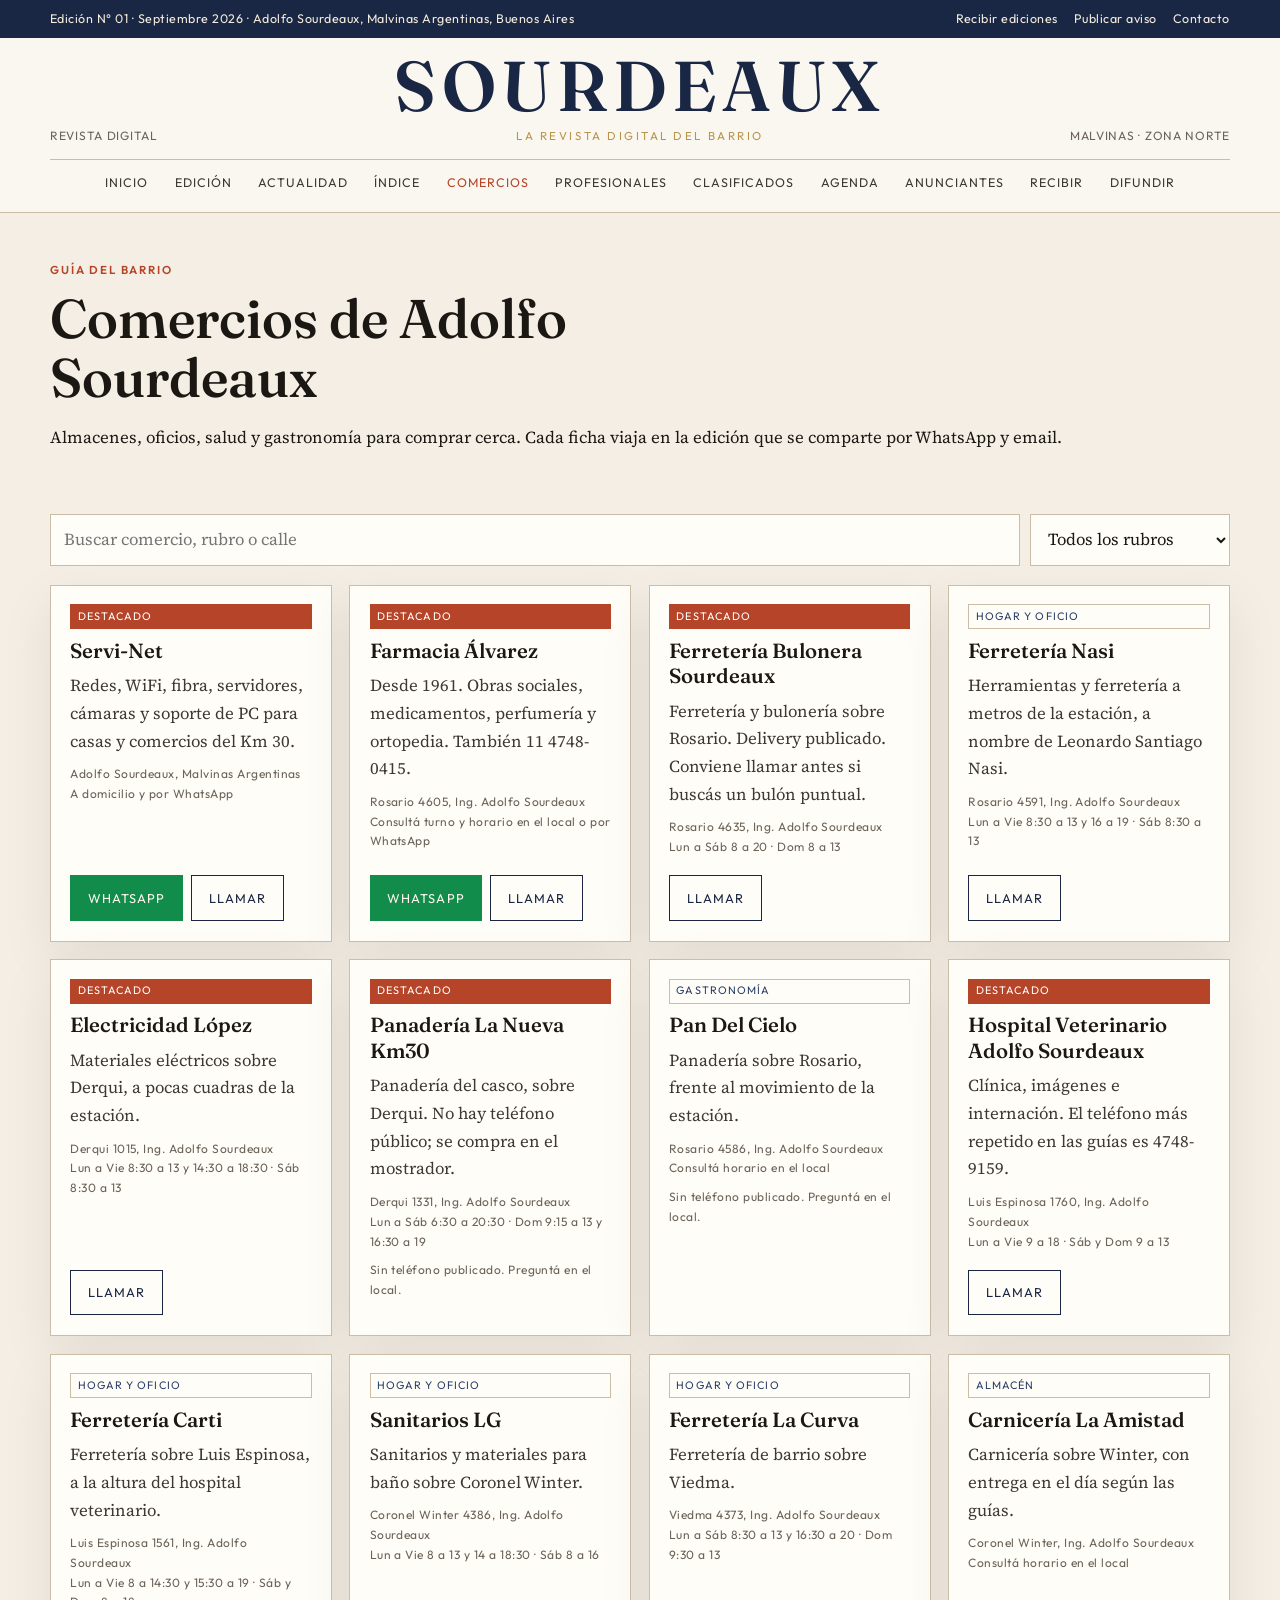
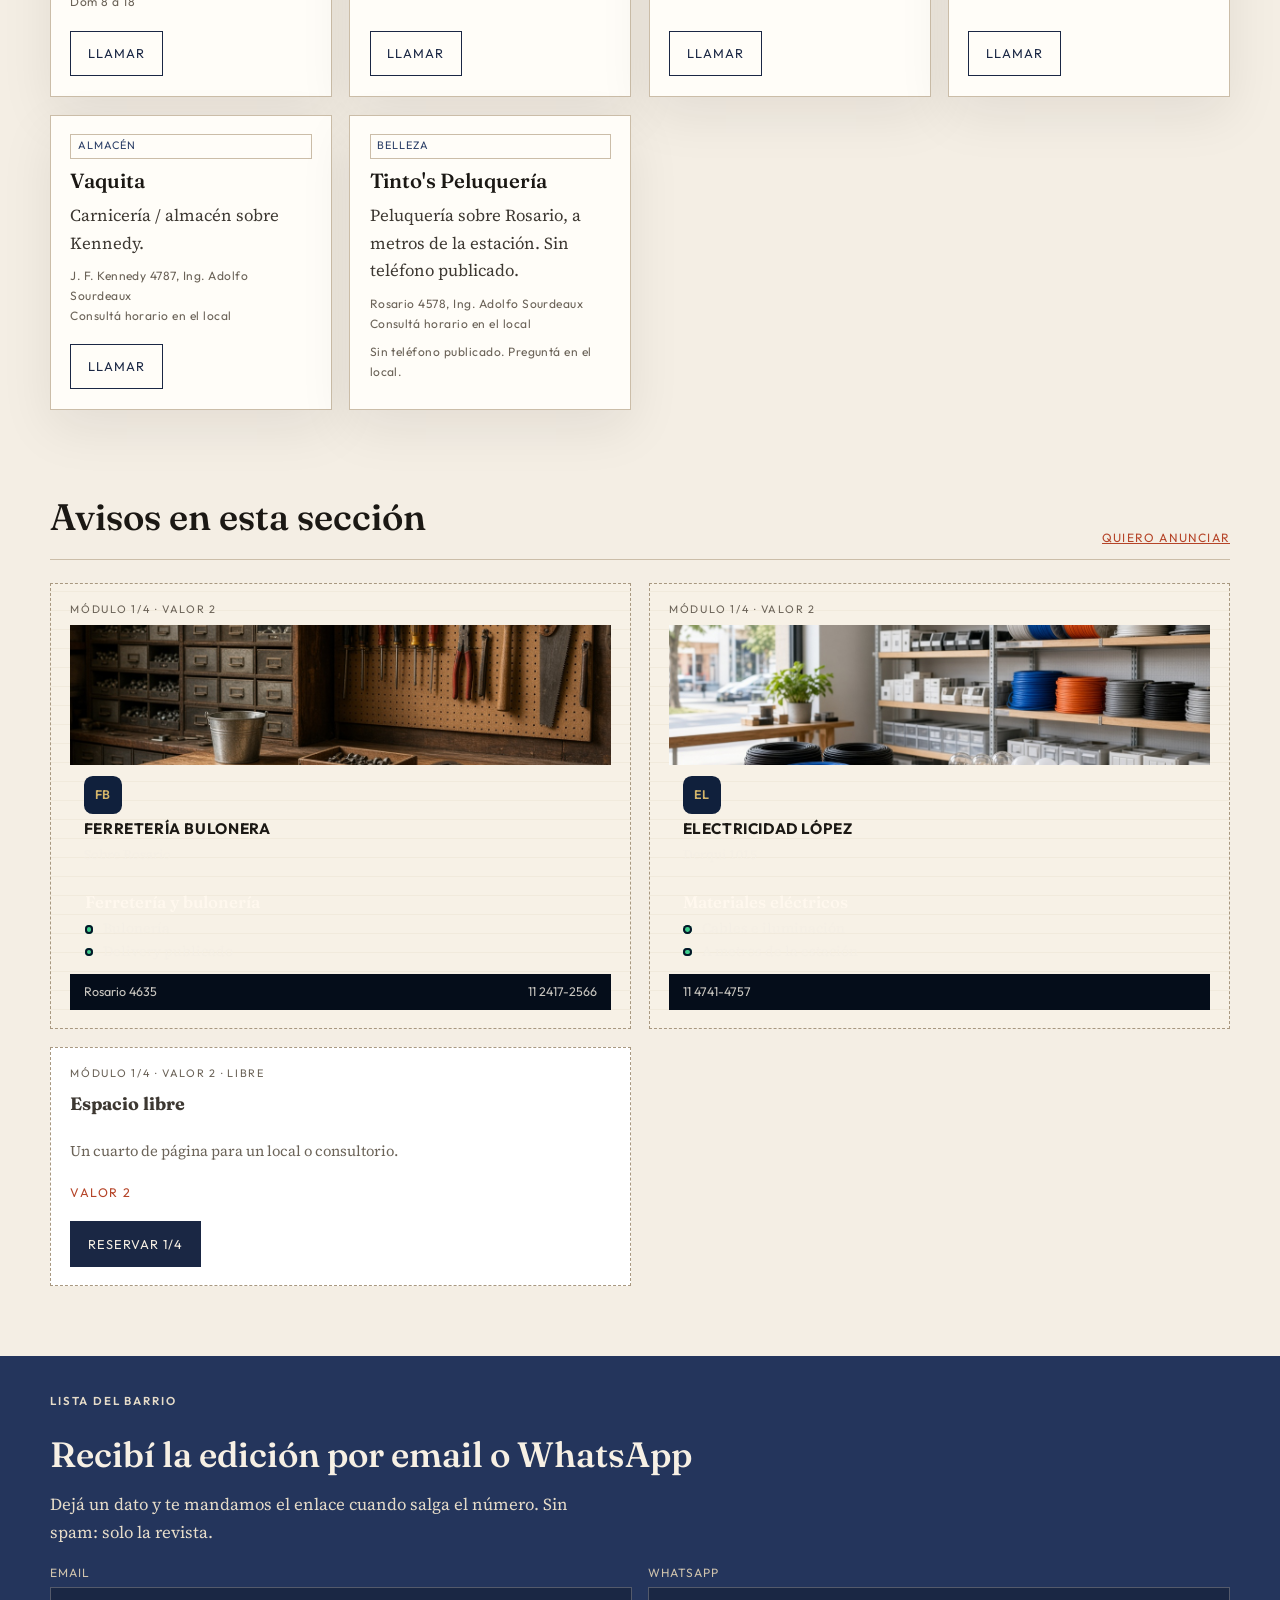
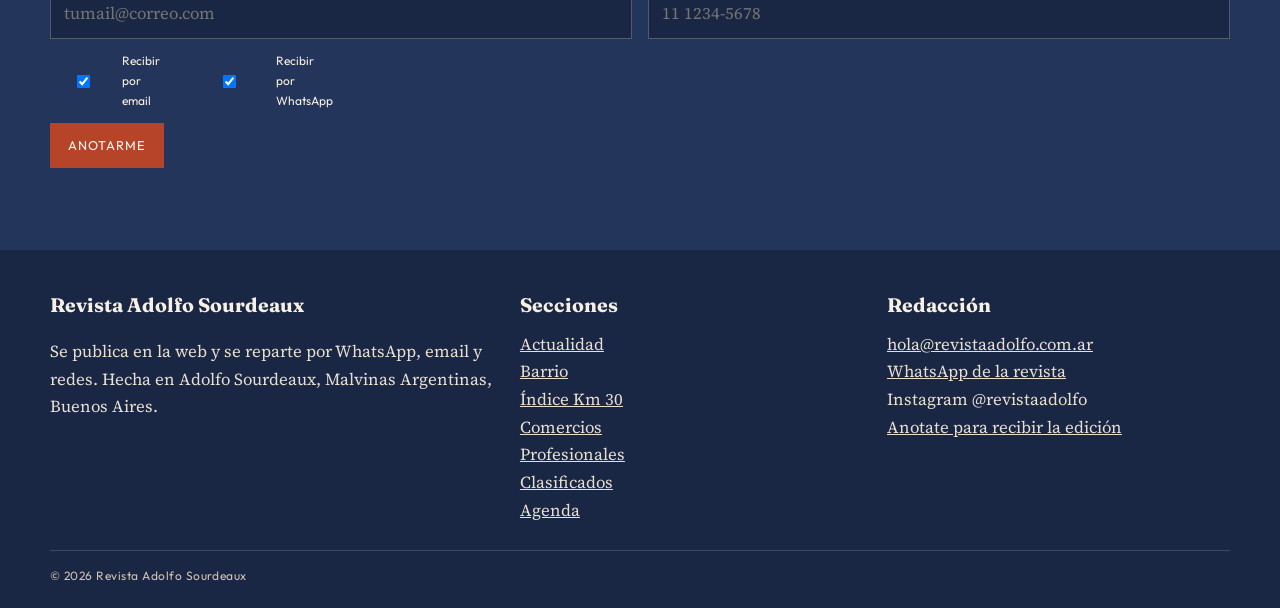
<file: comercios.html>
<!DOCTYPE html>
<html lang="es-AR">
<head>
  <meta charset="utf-8">
  <meta name="viewport" content="width=device-width, initial-scale=1">
  <title>Comercios · Revista Adolfo Sourdeaux</title>
  <meta name="description" content="Guía de comercios de Adolfo Sourdeaux: gastronomía, oficios, salud, belleza y más.">
  <meta name="theme-color" content="#1a2744">
  <link rel="icon" href="img/favicon.svg" type="image/svg+xml">
  <link rel="preconnect" href="https://fonts.googleapis.com">
  <link rel="preconnect" href="https://fonts.gstatic.com" crossorigin>
  <link href="https://fonts.googleapis.com/css2?family=Fraunces:opsz,wght@9..144,500;9..144,600&family=Outfit:wght@400;500;600&family=Source+Serif+4:opsz,wght@8..60,400;8..60,500&display=swap" rel="stylesheet">
  <link rel="stylesheet" href="css/revista.css?v=22">
</head>
<body data-page="comercios">
  <main id="page"></main>
  <script src="js/config.js?v=22"></script>
  <script src="js/data.js?v=22"></script>
  <script src="js/app.js?v=22"></script>
</body>
</html>
</file>
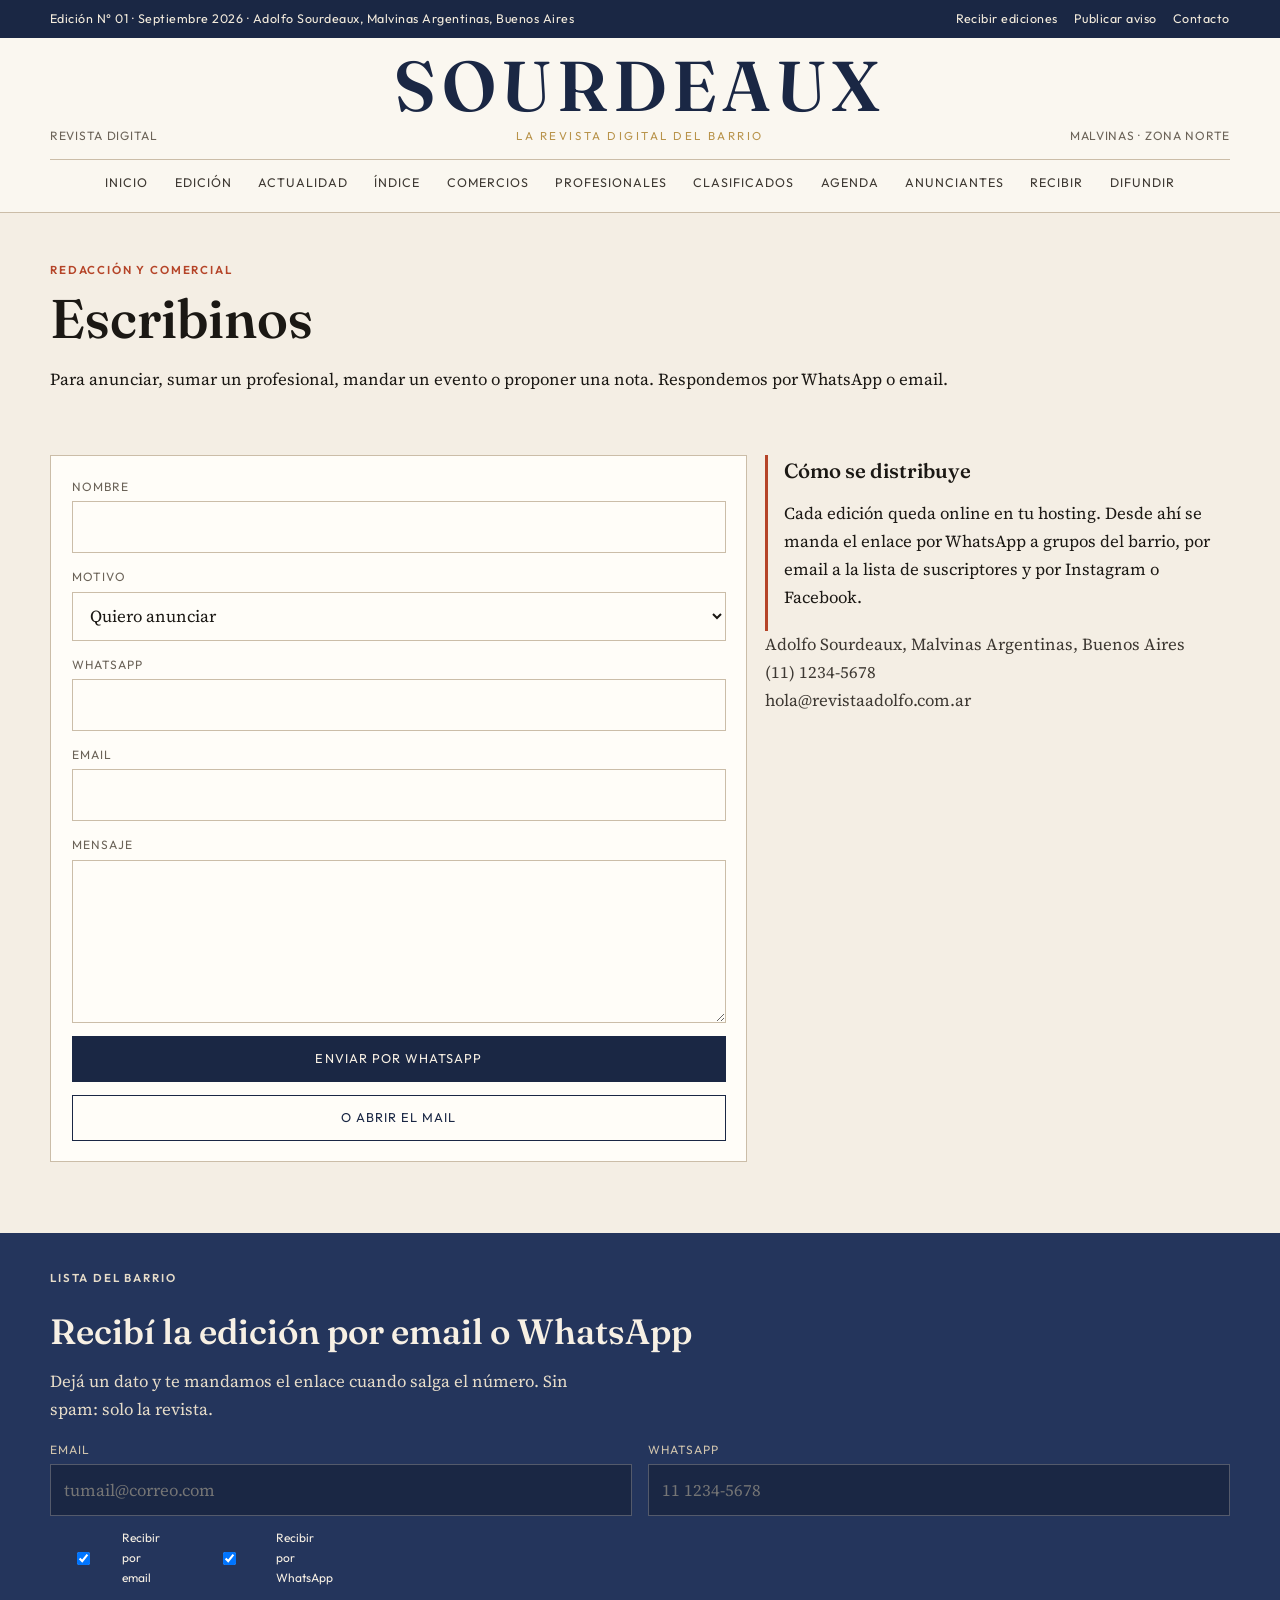
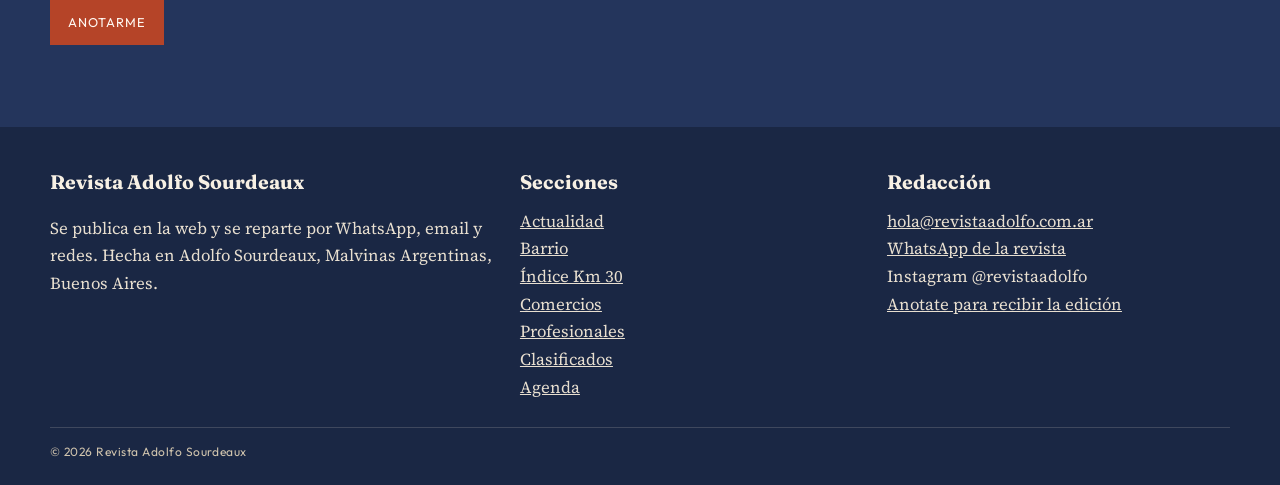
<file: contacto.html>
<!DOCTYPE html>
<html lang="es-AR">
<head>
  <meta charset="utf-8">
  <meta name="viewport" content="width=device-width, initial-scale=1">
  <title>Contacto · Revista Adolfo Sourdeaux</title>
  <meta name="description" content="Anunciá, sumá tu ficha profesional o mandá un evento a Revista Adolfo Sourdeaux.">
  <meta name="theme-color" content="#1a2744">
  <link rel="icon" href="img/favicon.svg" type="image/svg+xml">
  <link rel="preconnect" href="https://fonts.googleapis.com">
  <link rel="preconnect" href="https://fonts.gstatic.com" crossorigin>
  <link href="https://fonts.googleapis.com/css2?family=Fraunces:opsz,wght@9..144,500;9..144,600&family=Outfit:wght@400;500;600&family=Source+Serif+4:opsz,wght@8..60,400;8..60,500&display=swap" rel="stylesheet">
  <link rel="stylesheet" href="css/revista.css?v=22">
</head>
<body data-page="contacto">
  <main id="page"></main>
  <script src="js/config.js?v=22"></script>
  <script src="js/data.js?v=22"></script>
  <script src="js/app.js?v=22"></script>
</body>
</html>
</file>
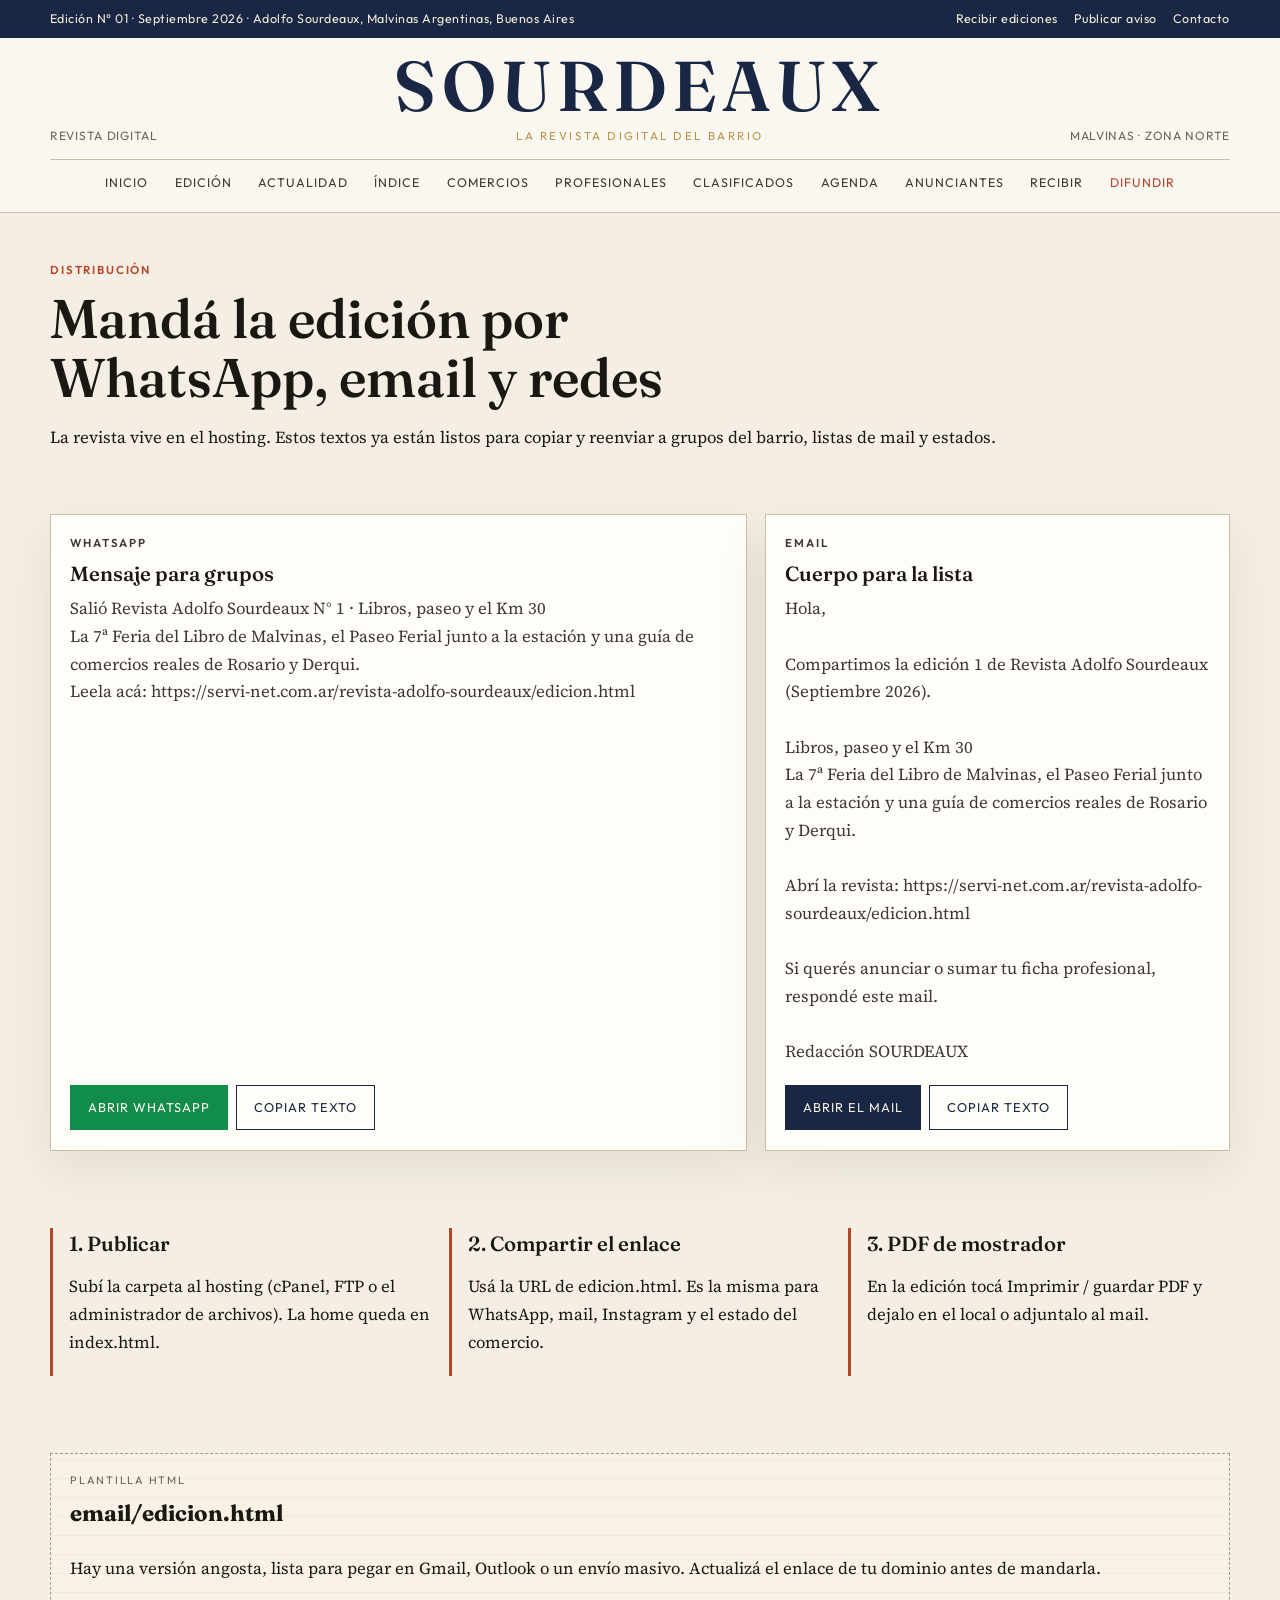
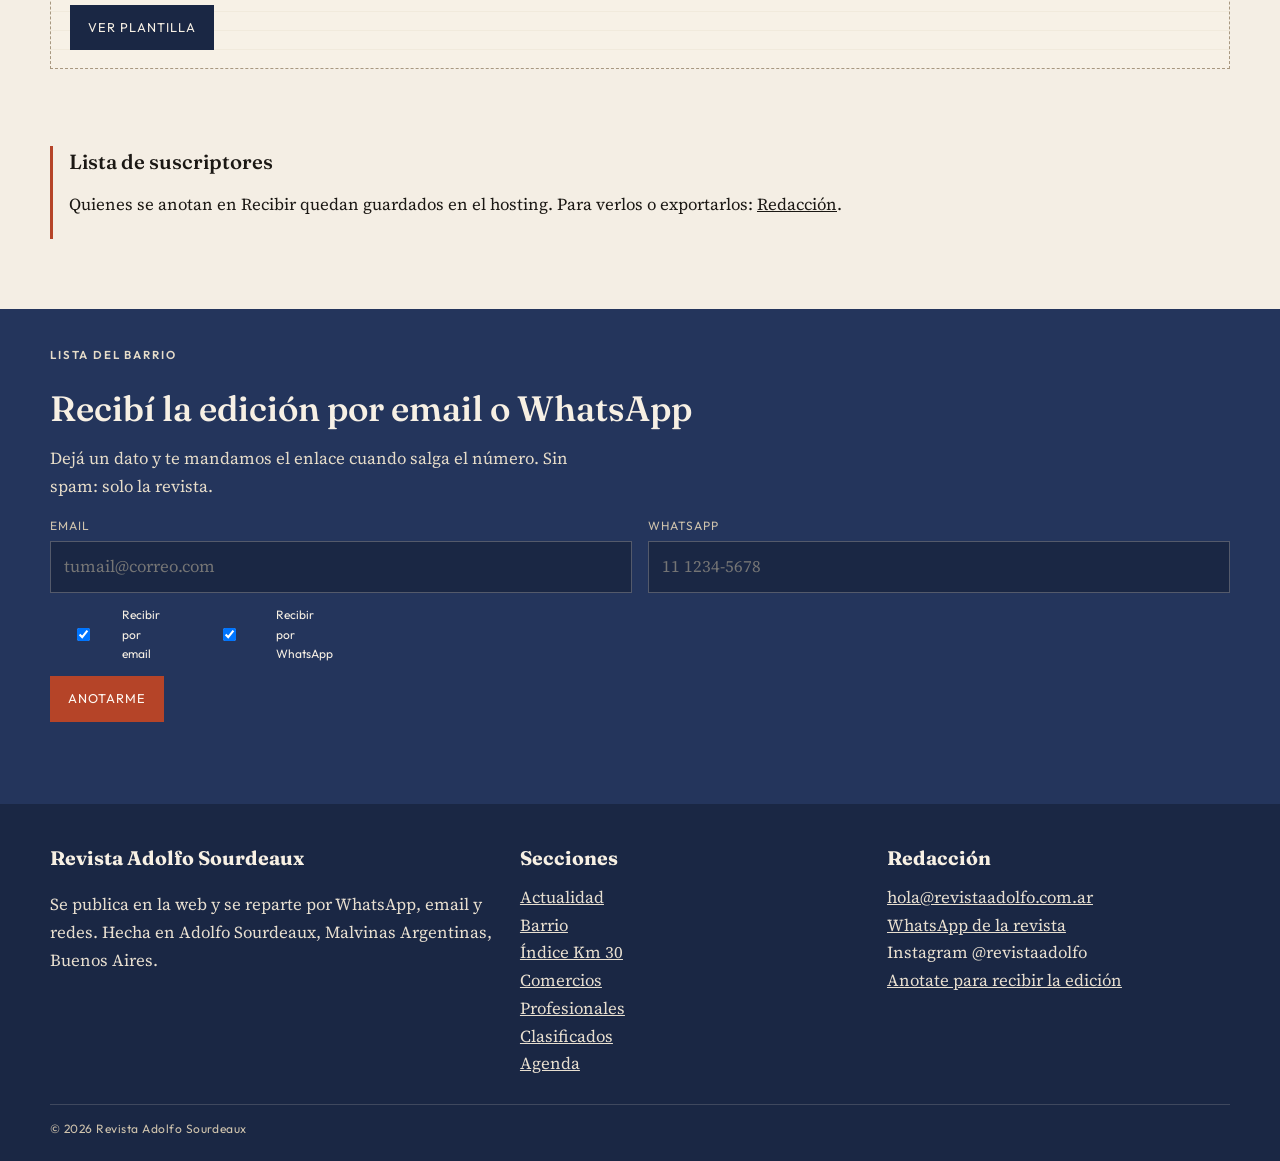
<file: difundir.html>
<!DOCTYPE html>
<html lang="es-AR">
<head>
  <meta charset="utf-8">
  <meta name="viewport" content="width=device-width, initial-scale=1">
  <title>Difundir la edición · Revista Adolfo Sourdeaux</title>
  <meta name="description" content="Textos listos para mandar Revista Adolfo Sourdeaux por WhatsApp, email y redes.">
  <meta name="theme-color" content="#1a2744">
  <link rel="icon" href="img/favicon.svg" type="image/svg+xml">
  <link rel="preconnect" href="https://fonts.googleapis.com">
  <link rel="preconnect" href="https://fonts.gstatic.com" crossorigin>
  <link href="https://fonts.googleapis.com/css2?family=Fraunces:opsz,wght@9..144,500;9..144,600&family=Outfit:wght@400;500;600&family=Source+Serif+4:opsz,wght@8..60,400;8..60,500&display=swap" rel="stylesheet">
  <link rel="stylesheet" href="css/revista.css?v=22">
</head>
<body data-page="difundir">
  <main id="page"></main>
  <script src="js/config.js?v=22"></script>
  <script src="js/data.js?v=22"></script>
  <script src="js/app.js?v=22"></script>
</body>
</html>
</file>
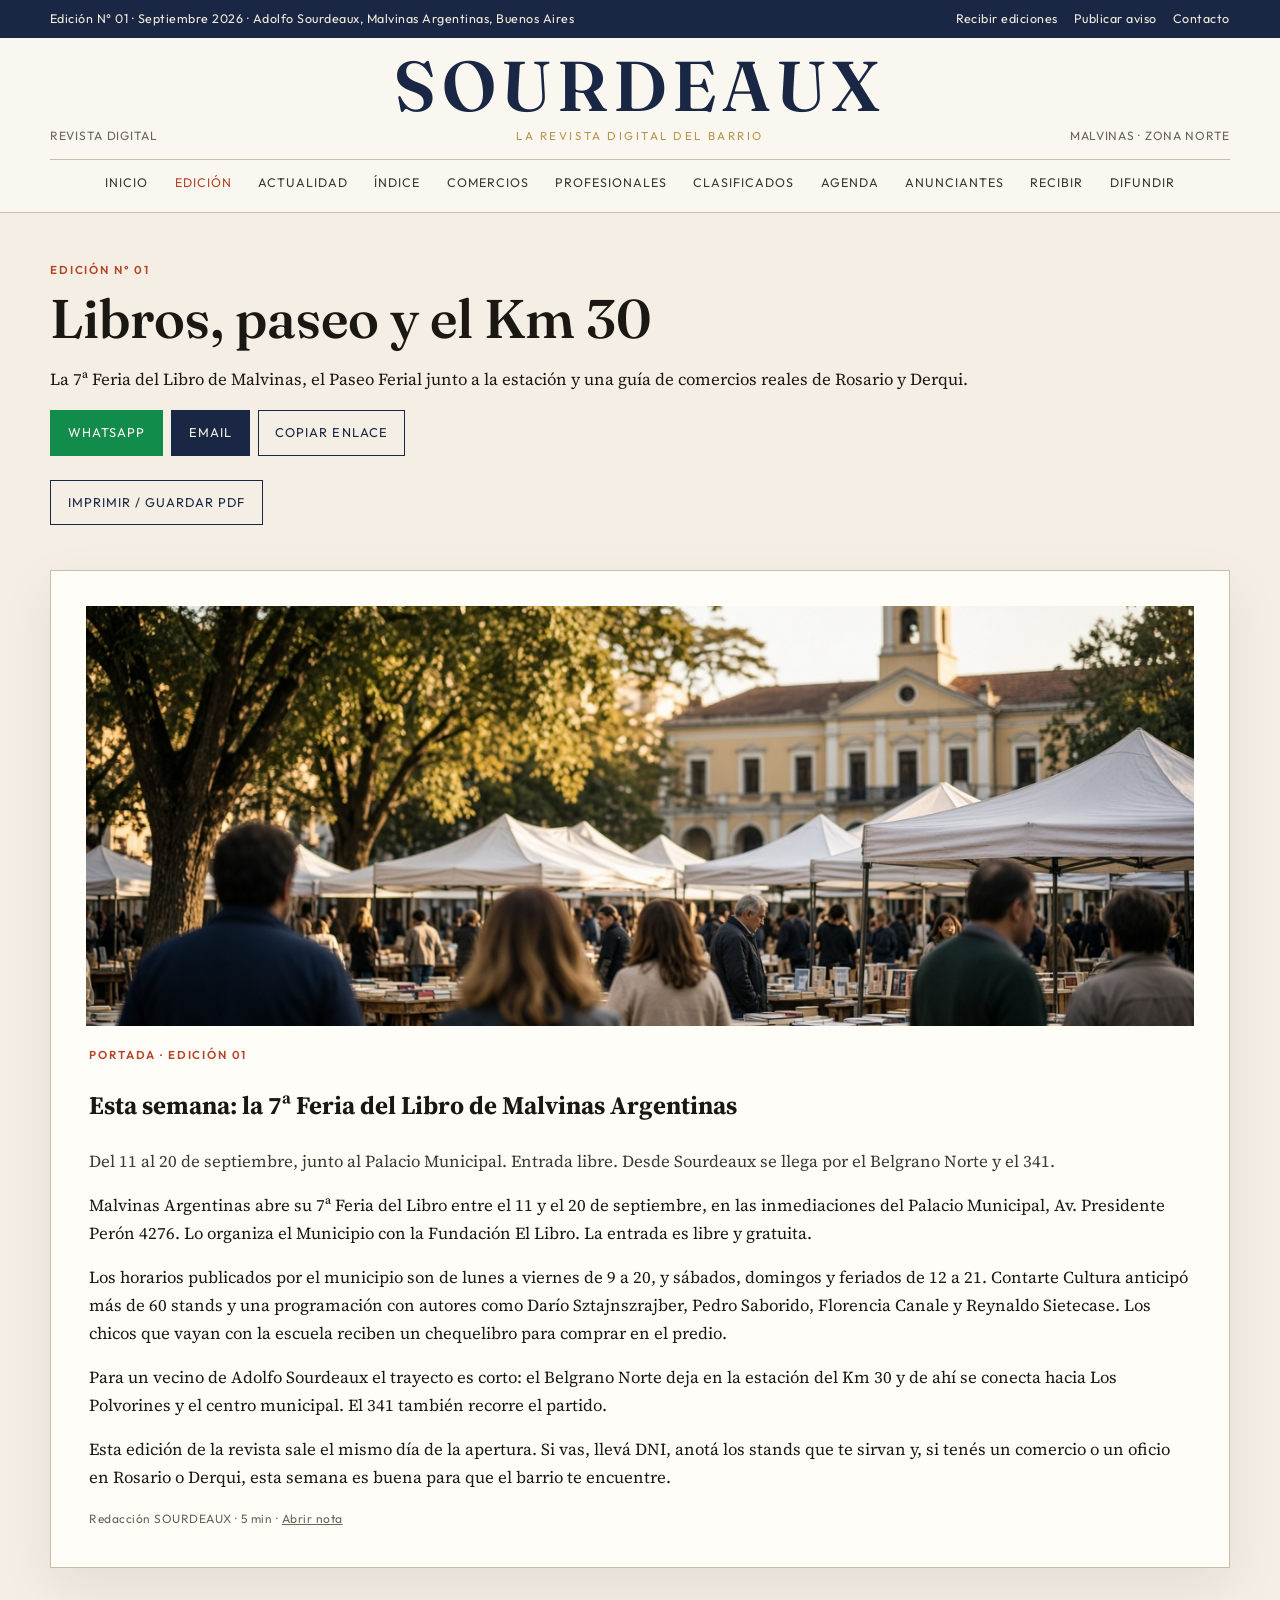
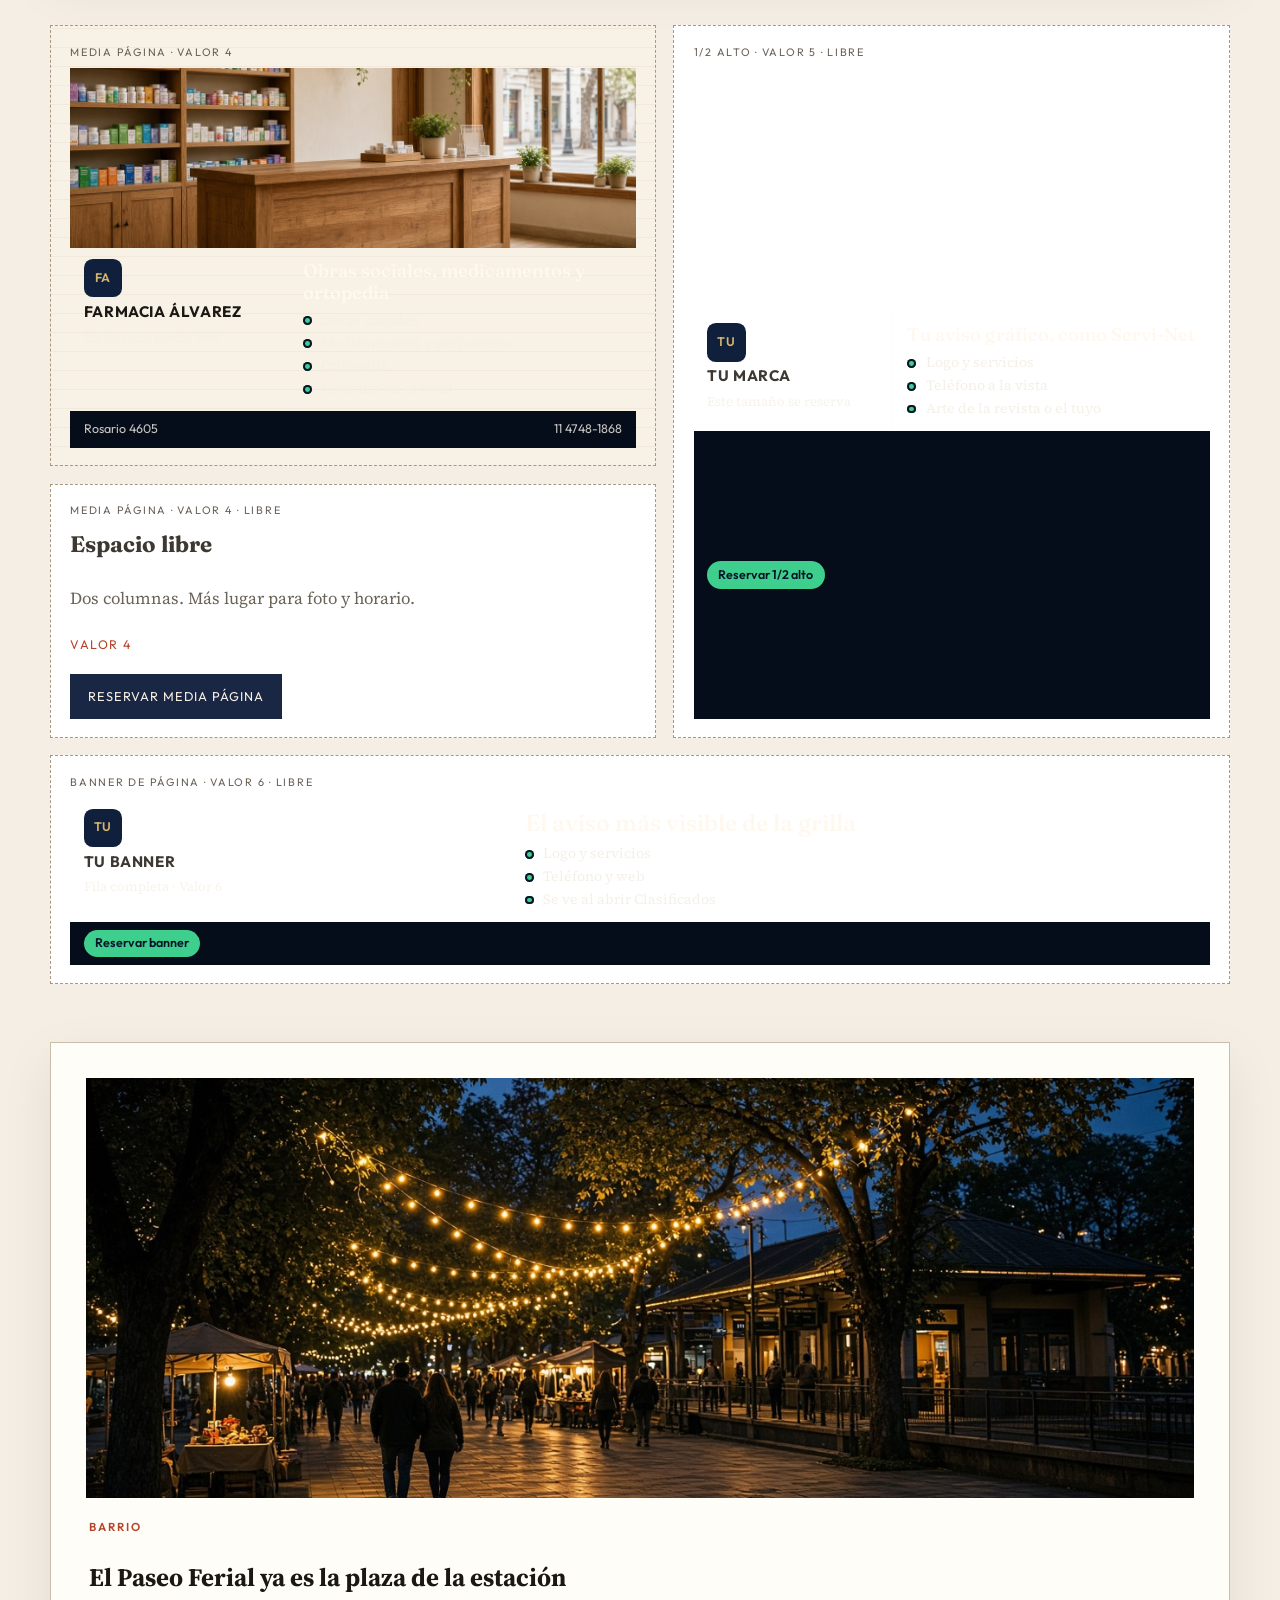
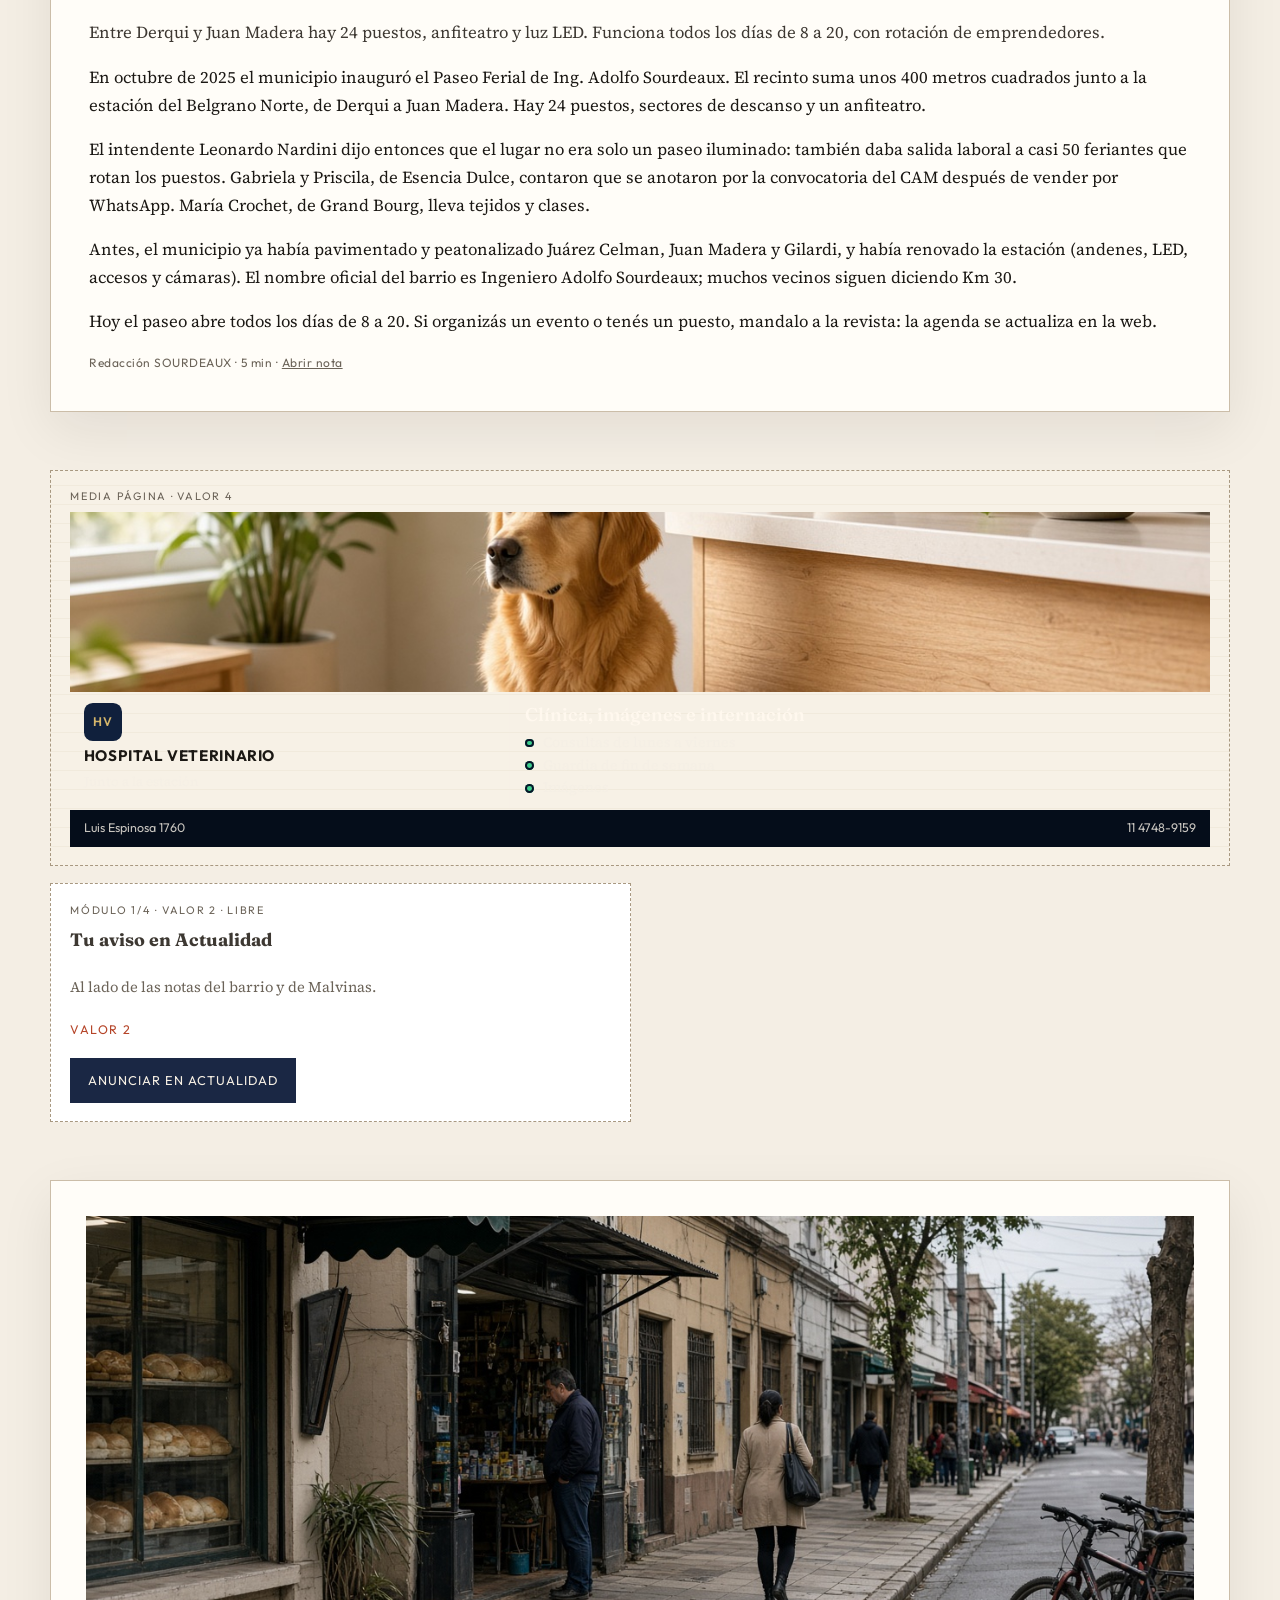
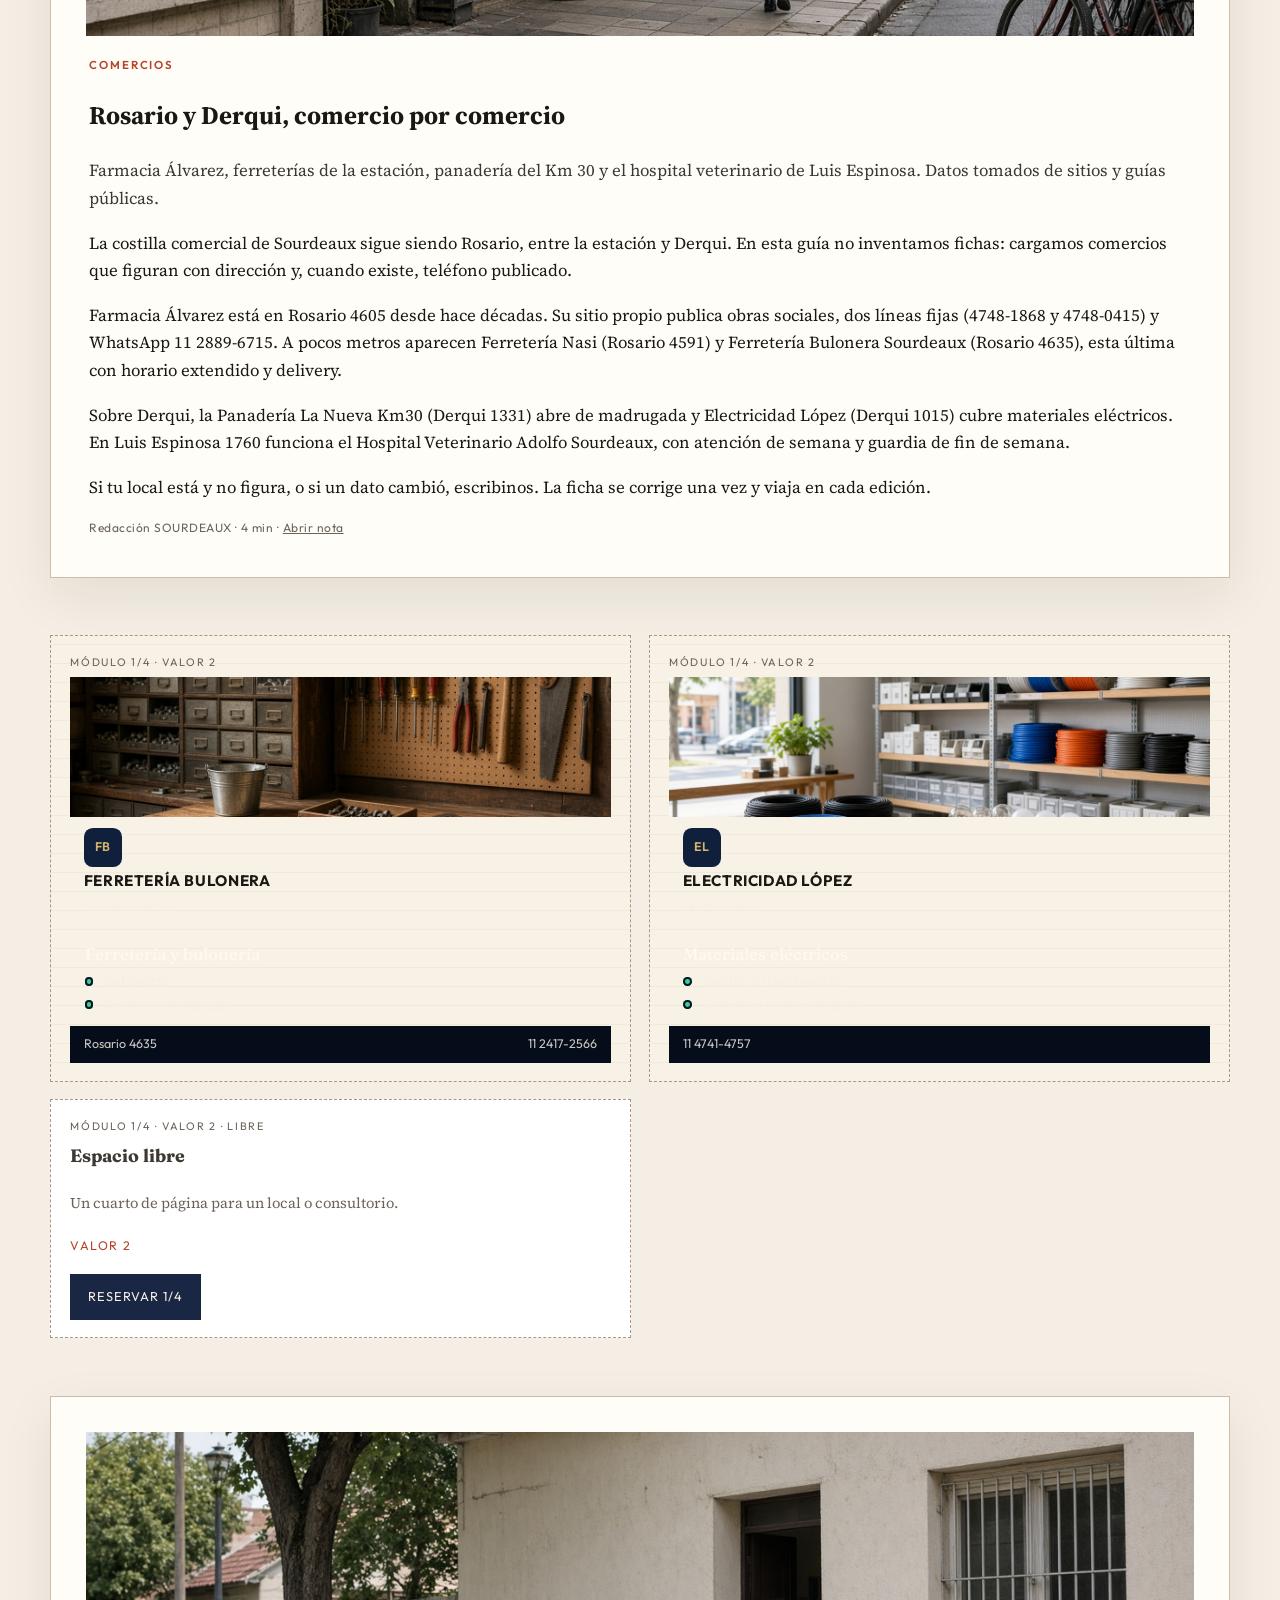
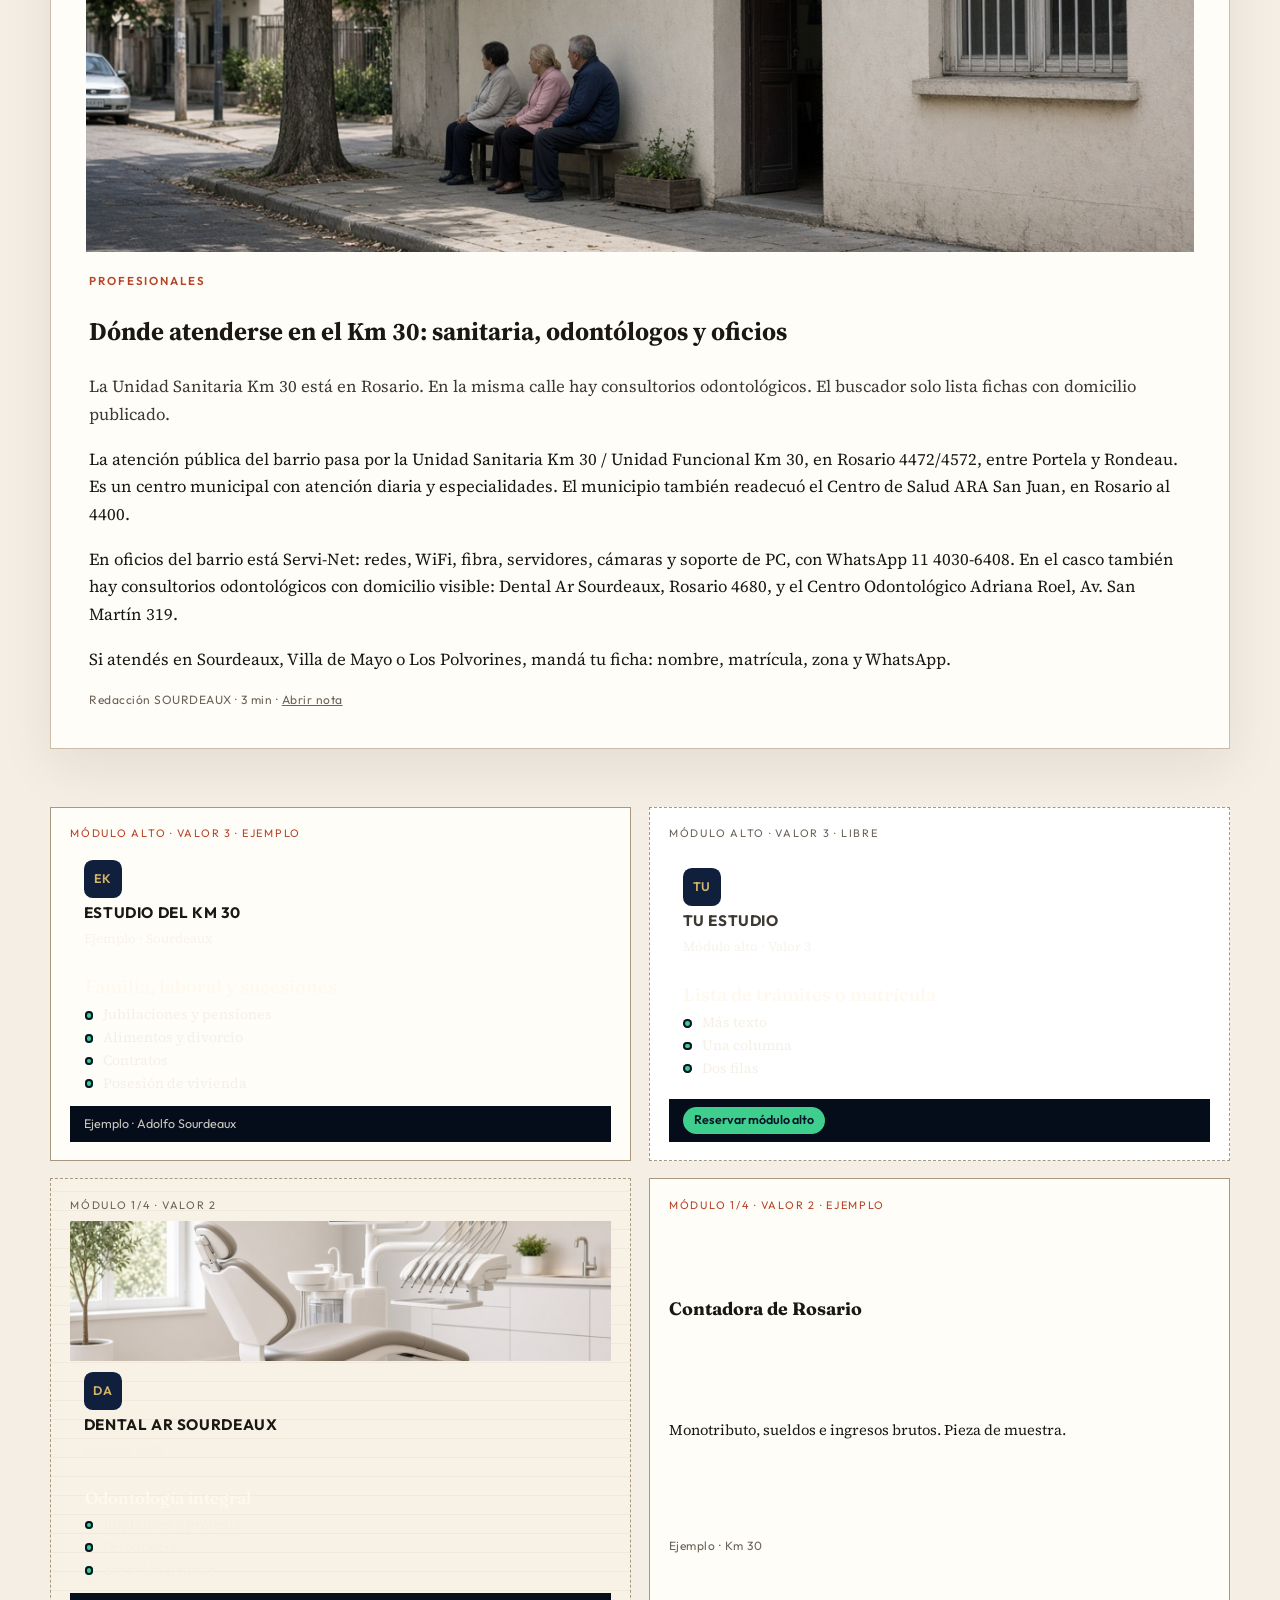
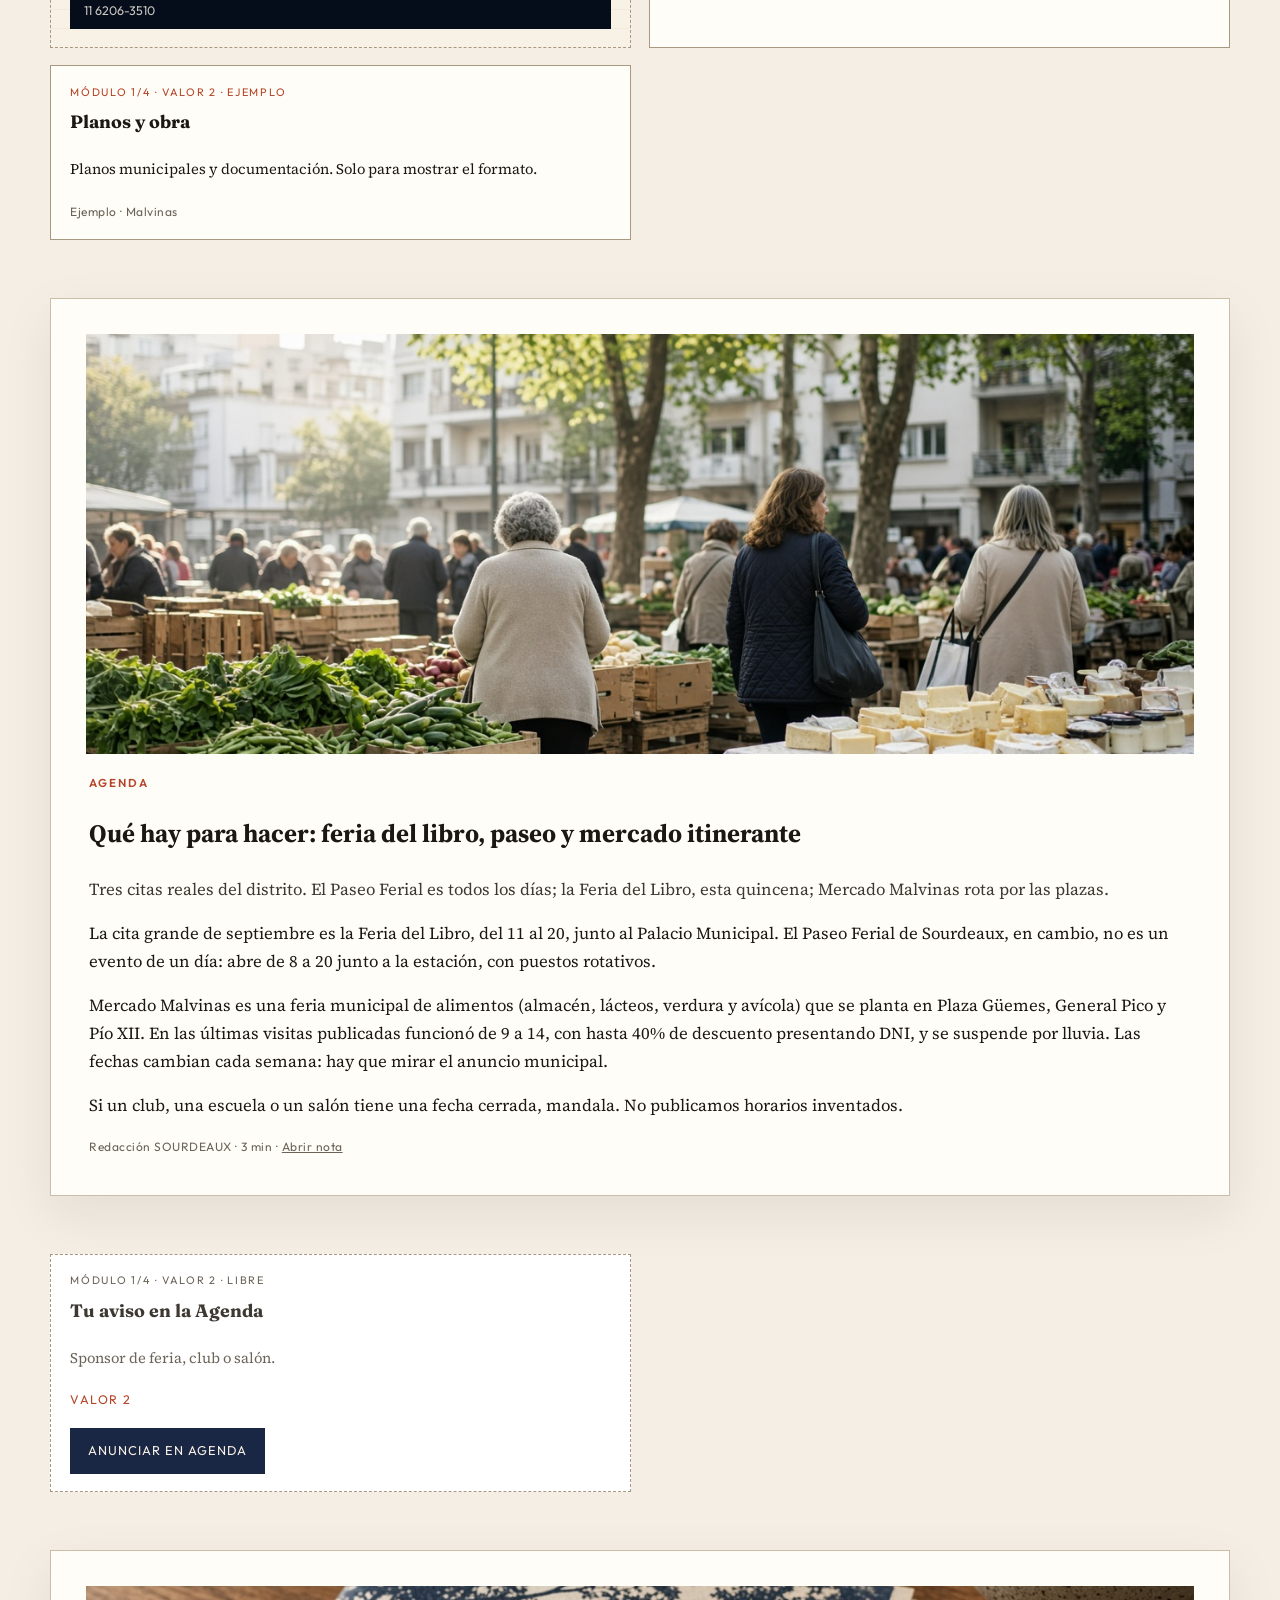
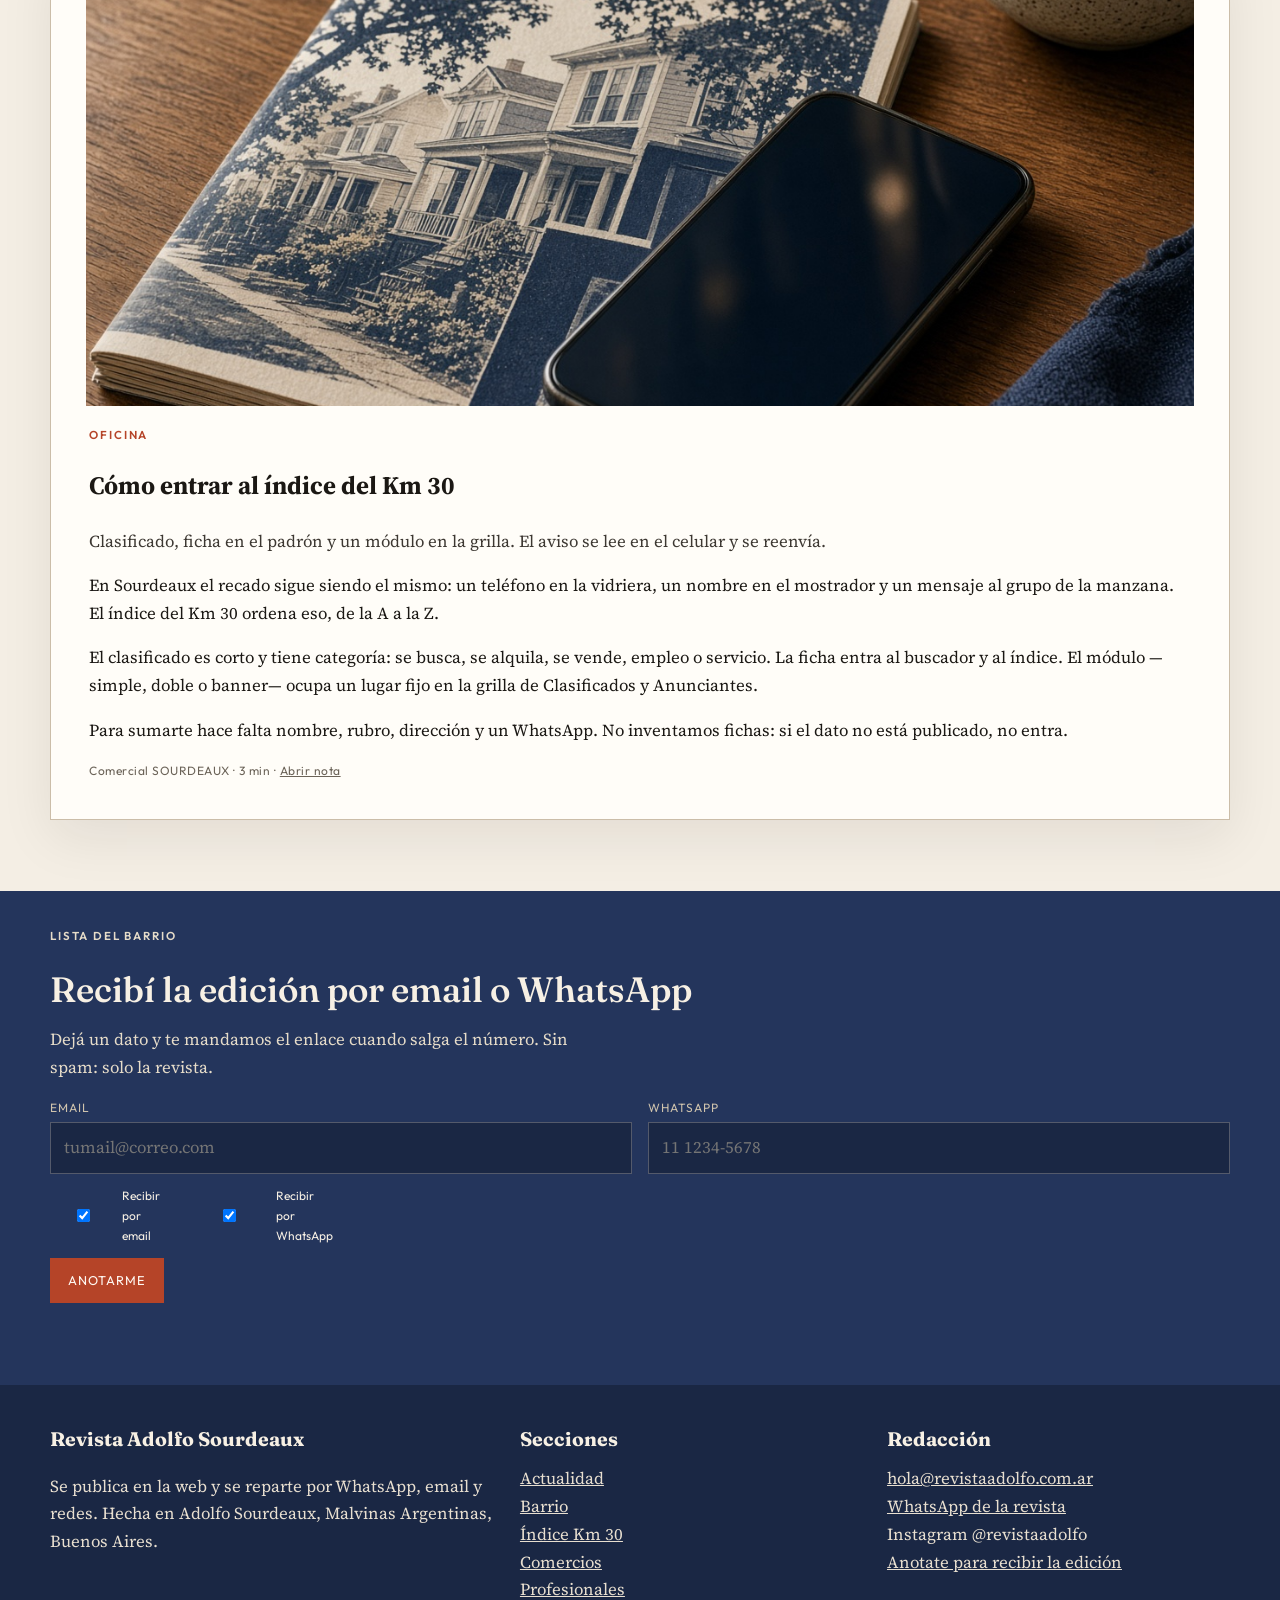
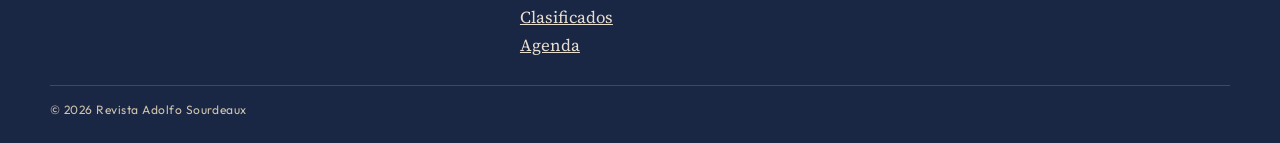
<file: edicion.html>
<!DOCTYPE html>
<html lang="es-AR">
<head>
  <meta charset="utf-8">
  <meta name="viewport" content="width=device-width, initial-scale=1">
  <title>Edición 01 · Revista Adolfo Sourdeaux</title>
  <meta name="description" content="Edición completa de septiembre 2026. Leela online, imprimila o compartila por WhatsApp y email.">
  <meta name="theme-color" content="#1a2744">
  <link rel="icon" href="img/favicon.svg" type="image/svg+xml">
  <link rel="preconnect" href="https://fonts.googleapis.com">
  <link rel="preconnect" href="https://fonts.gstatic.com" crossorigin>
  <link href="https://fonts.googleapis.com/css2?family=Fraunces:opsz,wght@9..144,500;9..144,600&family=Outfit:wght@400;500;600&family=Source+Serif+4:opsz,wght@8..60,400;8..60,500&display=swap" rel="stylesheet">
  <link rel="stylesheet" href="css/revista.css?v=22">
</head>
<body data-page="edicion">
  <main id="page"></main>
  <script src="js/config.js?v=22"></script>
  <script src="js/data.js?v=22"></script>
  <script src="js/app.js?v=22"></script>
</body>
</html>
</file>
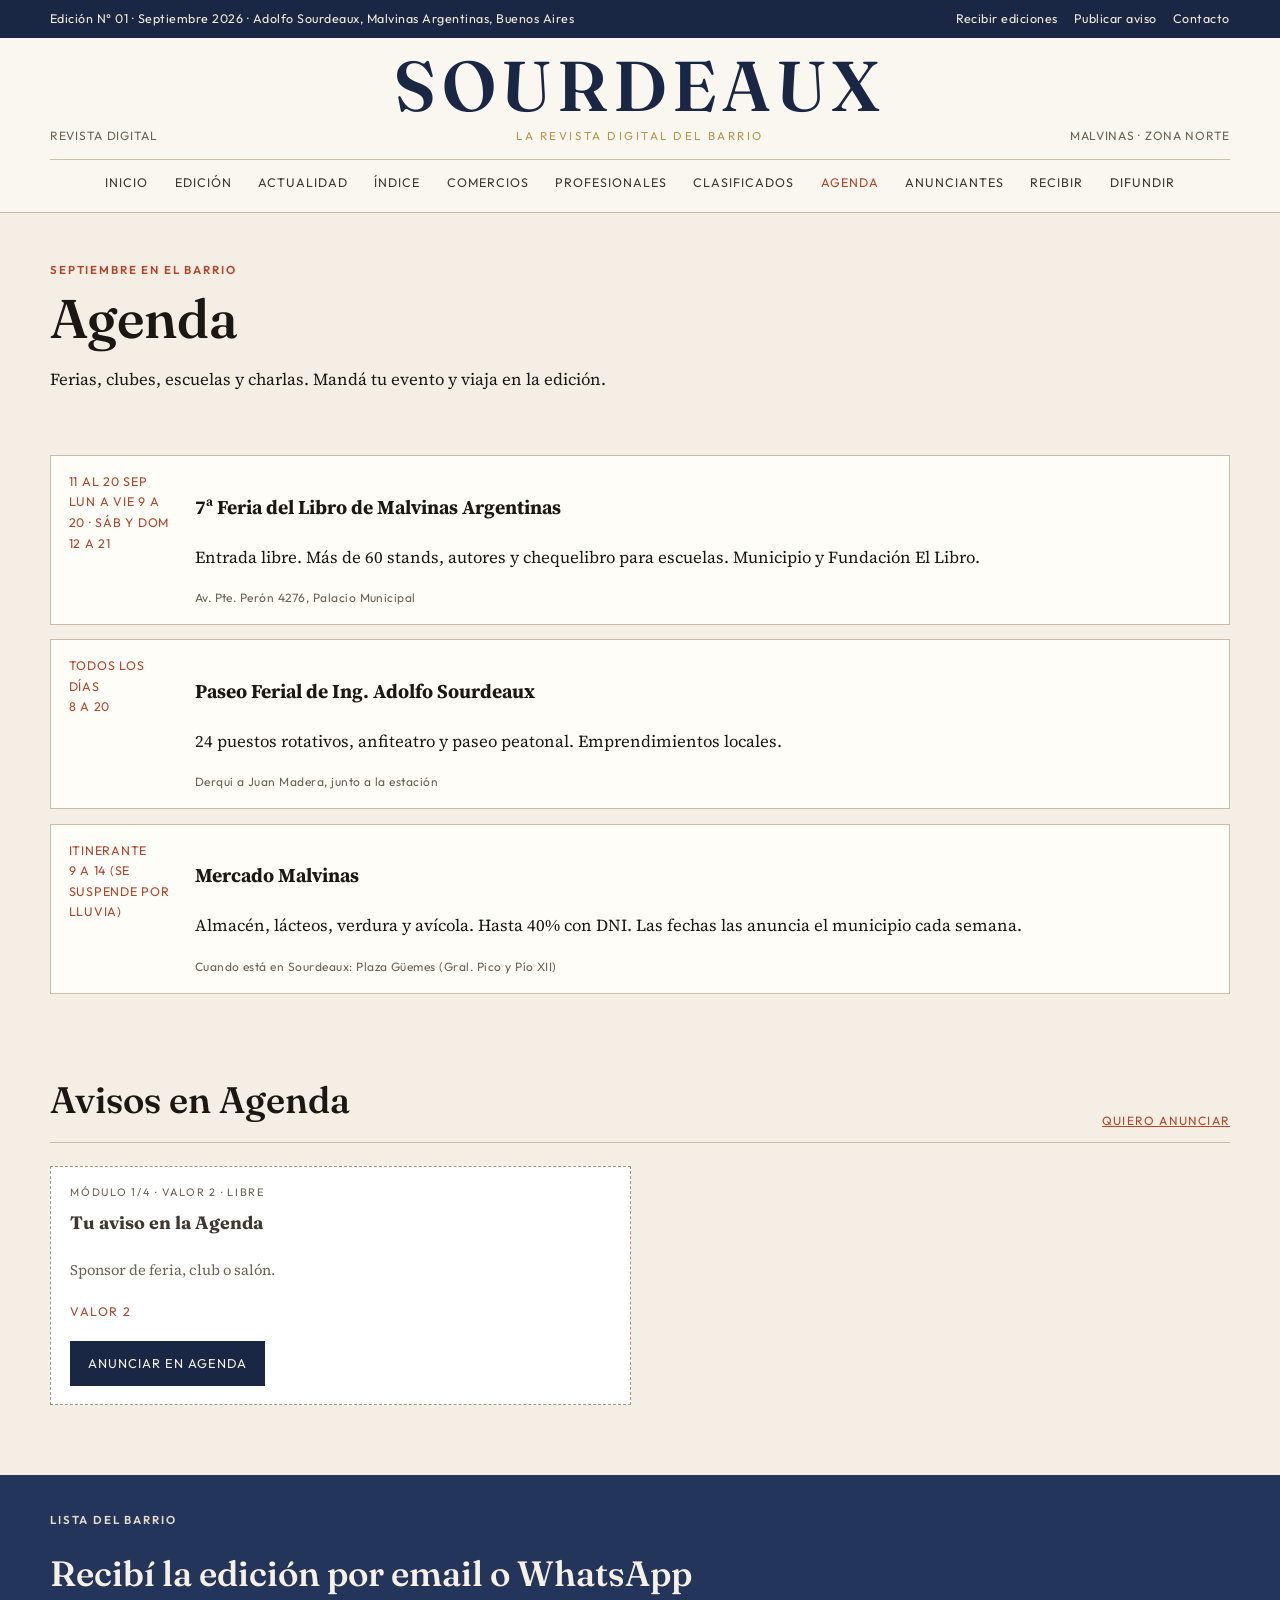
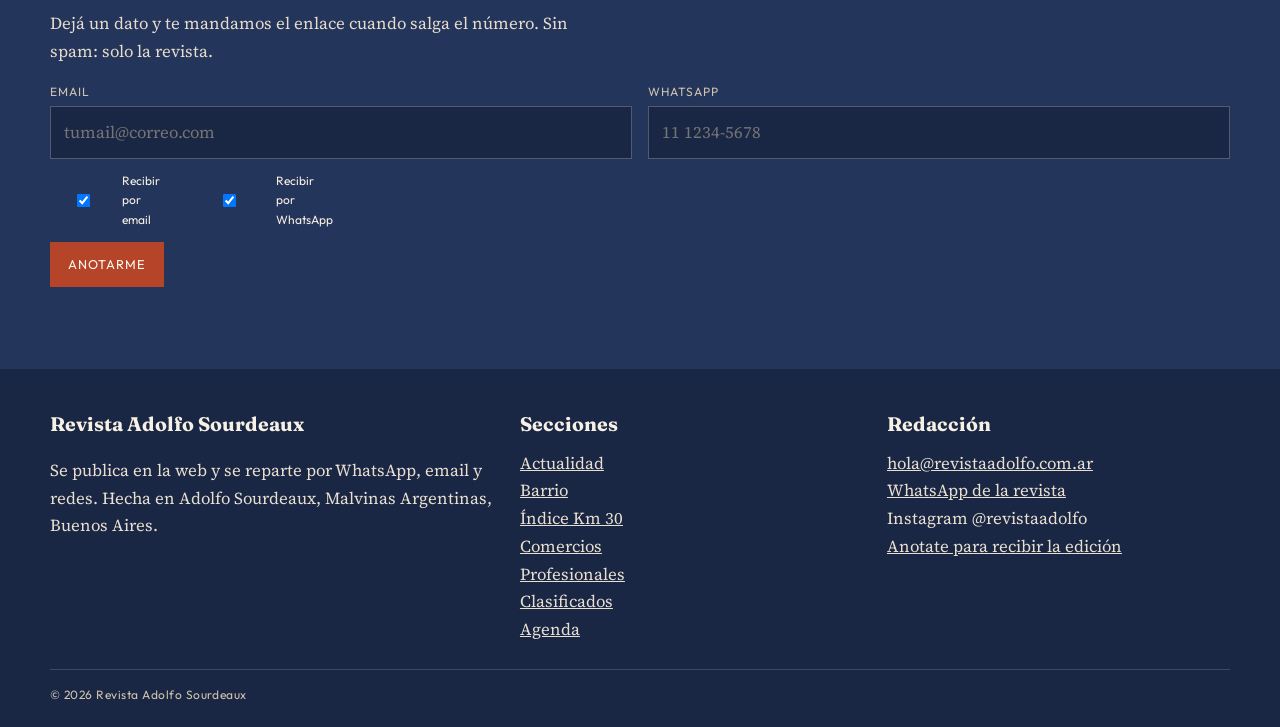
<file: eventos.html>
<!DOCTYPE html>
<html lang="es-AR">
<head>
  <meta charset="utf-8">
  <meta name="viewport" content="width=device-width, initial-scale=1">
  <title>Agenda · Revista Adolfo Sourdeaux</title>
  <meta name="description" content="Ferias, clubes, escuelas y cultura en Adolfo Sourdeaux.">
  <meta name="theme-color" content="#1a2744">
  <link rel="icon" href="img/favicon.svg" type="image/svg+xml">
  <link rel="preconnect" href="https://fonts.googleapis.com">
  <link rel="preconnect" href="https://fonts.gstatic.com" crossorigin>
  <link href="https://fonts.googleapis.com/css2?family=Fraunces:opsz,wght@9..144,500;9..144,600&family=Outfit:wght@400;500;600&family=Source+Serif+4:opsz,wght@8..60,400;8..60,500&display=swap" rel="stylesheet">
  <link rel="stylesheet" href="css/revista.css?v=22">
</head>
<body data-page="eventos">
  <main id="page"></main>
  <script src="js/config.js?v=22"></script>
  <script src="js/data.js?v=22"></script>
  <script src="js/app.js?v=22"></script>
</body>
</html>
</file>
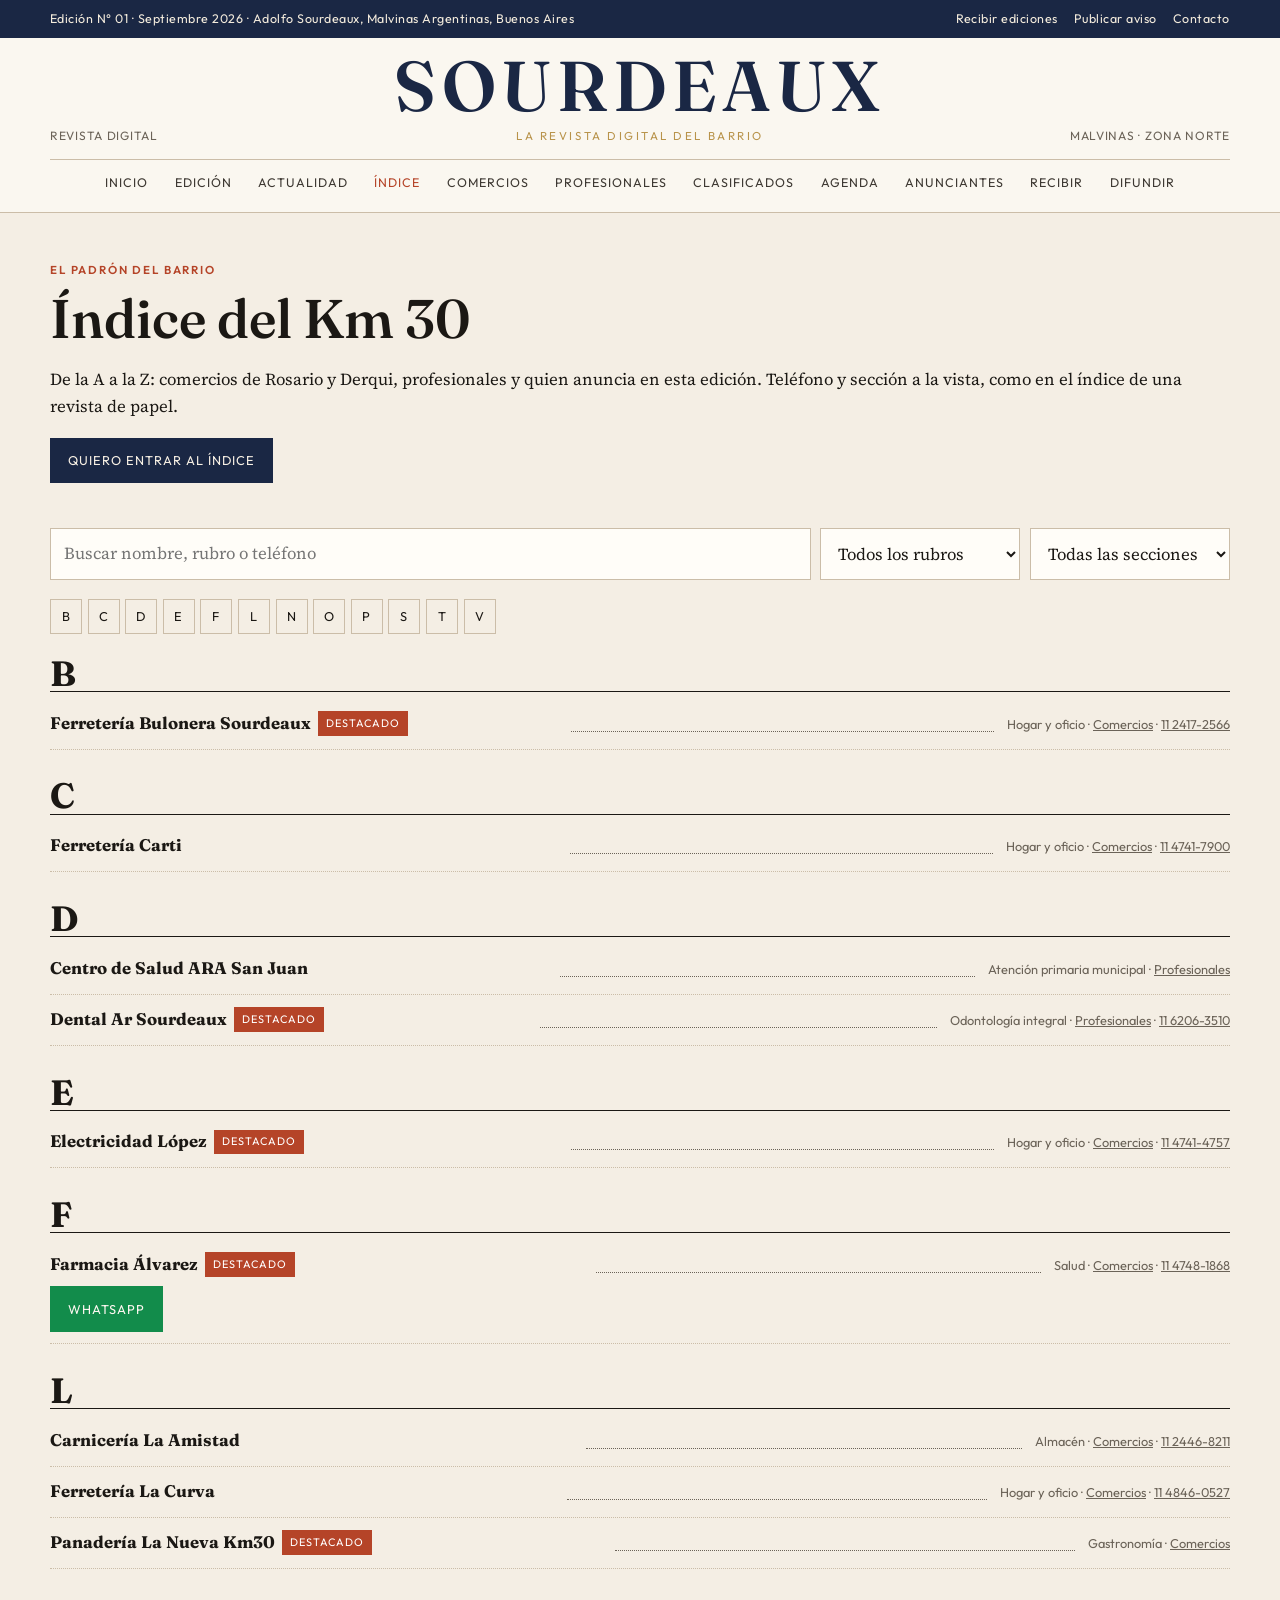
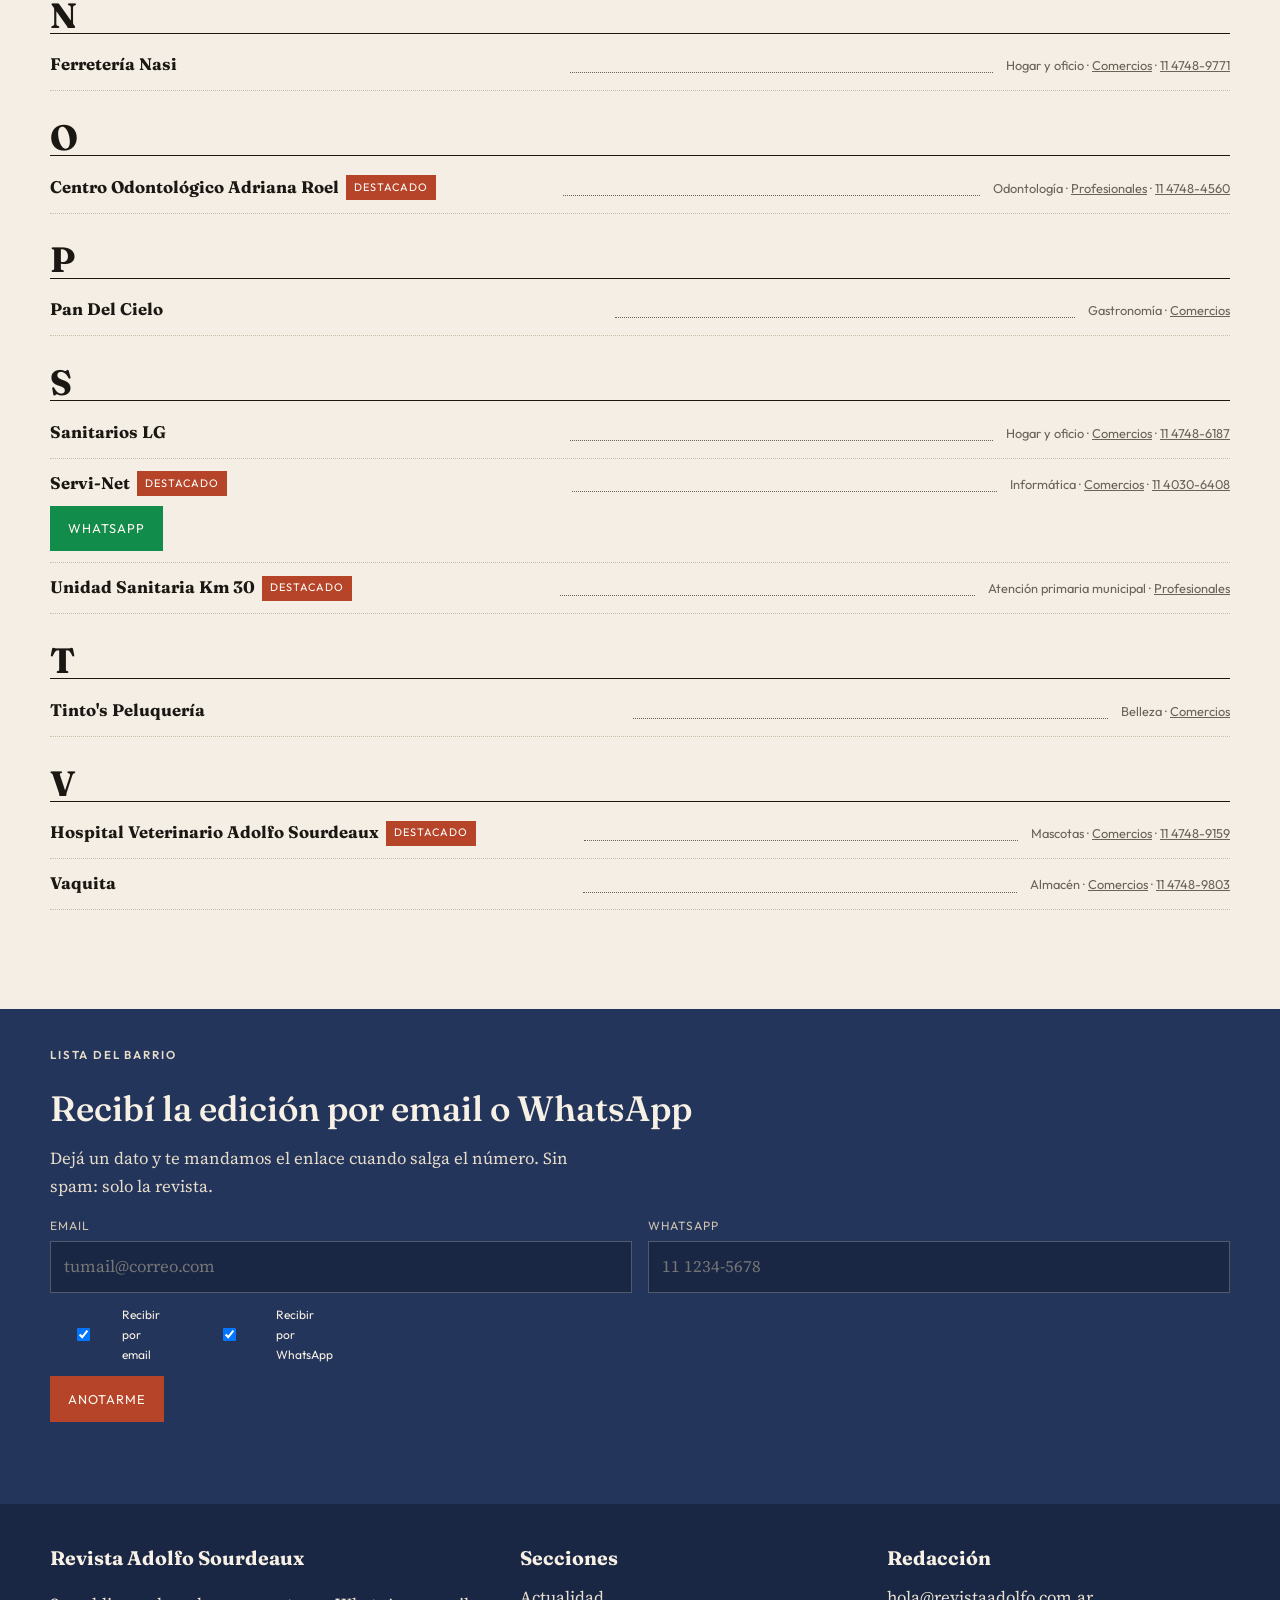
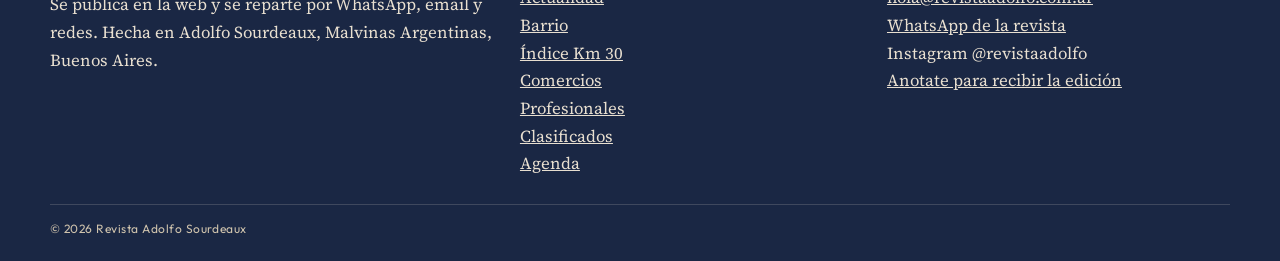
<file: indice.html>
<!DOCTYPE html>
<html lang="es-AR">
<head>
  <meta charset="utf-8">
  <meta name="viewport" content="width=device-width, initial-scale=1">
  <title>Índice del Km 30 · Revista Adolfo Sourdeaux</title>
  <meta name="description" content="Índice A–Z de comercios, profesionales y anunciantes de Ingeniero Adolfo Sourdeaux.">
  <meta name="theme-color" content="#1a2744">
  <link rel="icon" href="img/favicon.svg" type="image/svg+xml">
  <link rel="preconnect" href="https://fonts.googleapis.com">
  <link rel="preconnect" href="https://fonts.gstatic.com" crossorigin>
  <link href="https://fonts.googleapis.com/css2?family=Fraunces:opsz,wght@9..144,500;9..144,600&family=Outfit:wght@400;500;600&family=Source+Serif+4:opsz,wght@8..60,400;8..60,500&display=swap" rel="stylesheet">
  <link rel="stylesheet" href="css/revista.css?v=22">
</head>
<body data-page="indice">
  <main id="page"></main>
  <script src="js/config.js?v=22"></script>
  <script src="js/data.js?v=22"></script>
  <script src="js/app.js?v=22"></script>
</body>
</html>
</file>
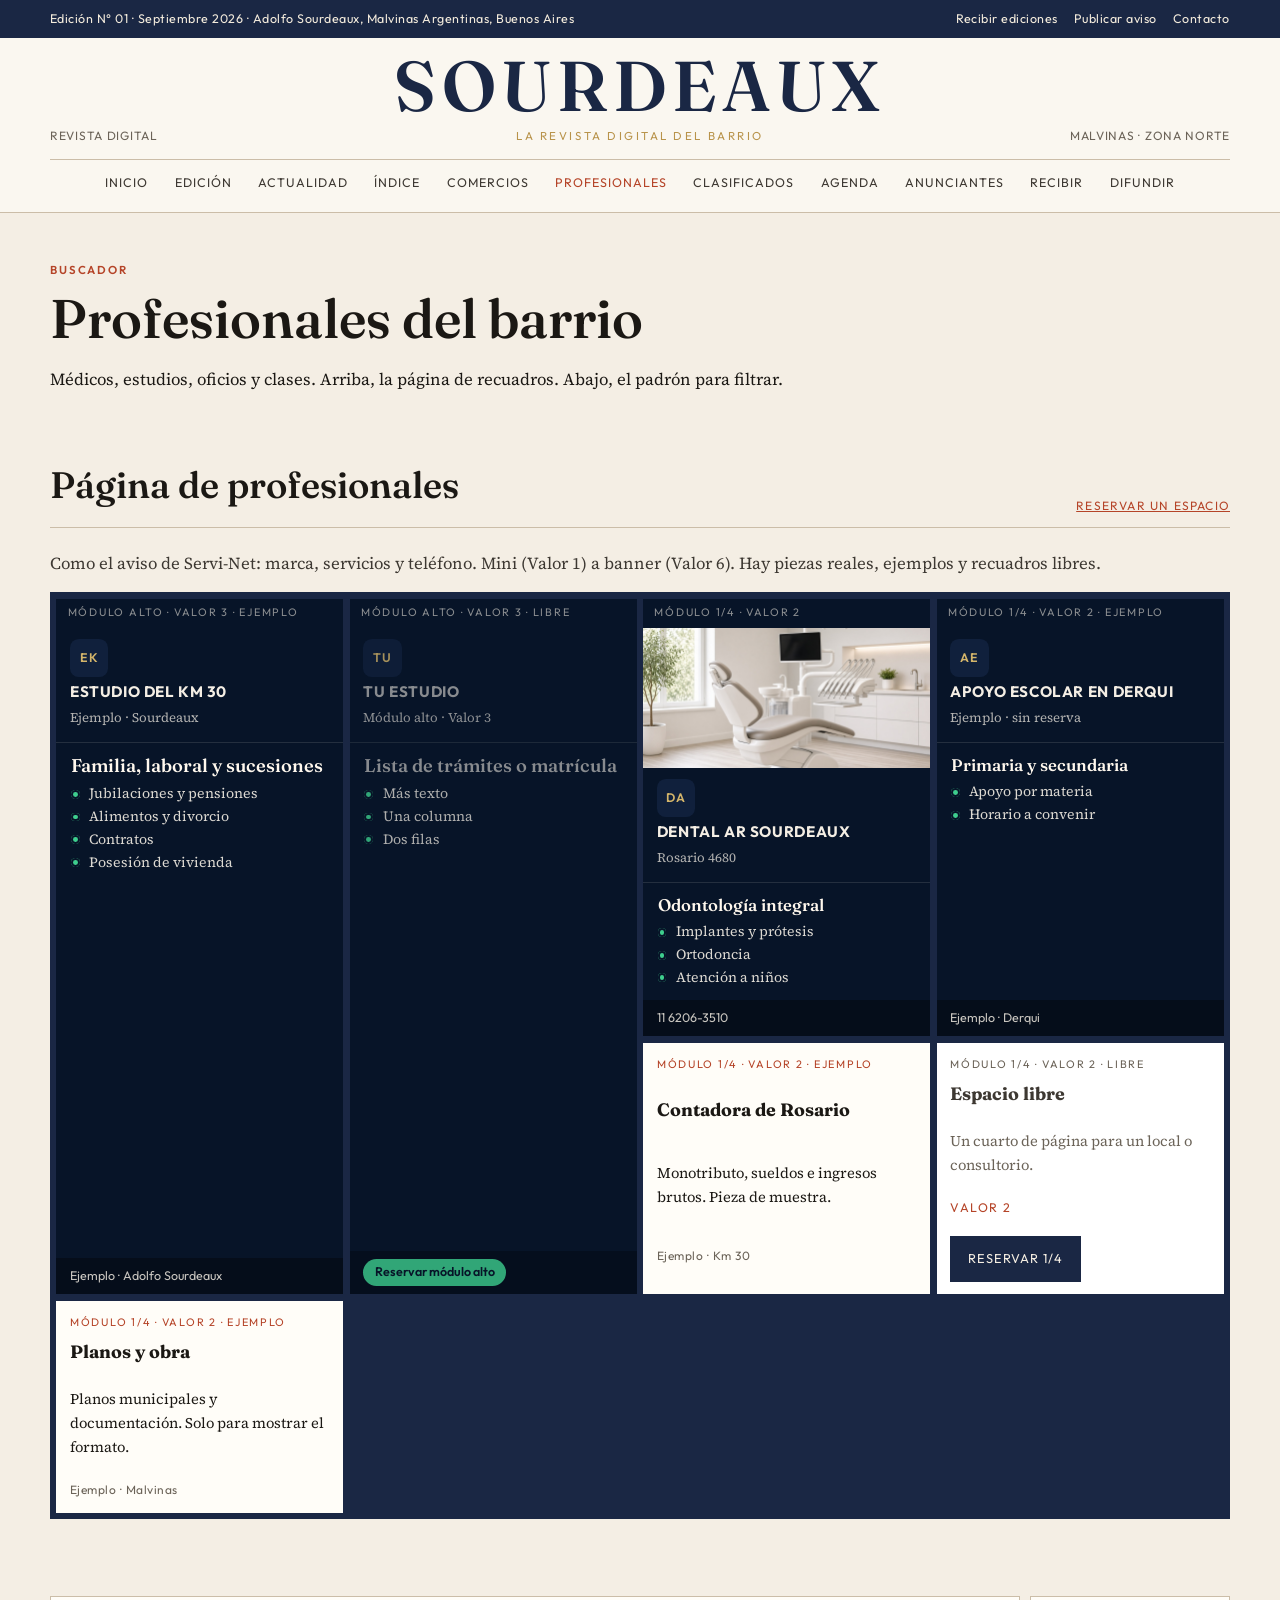
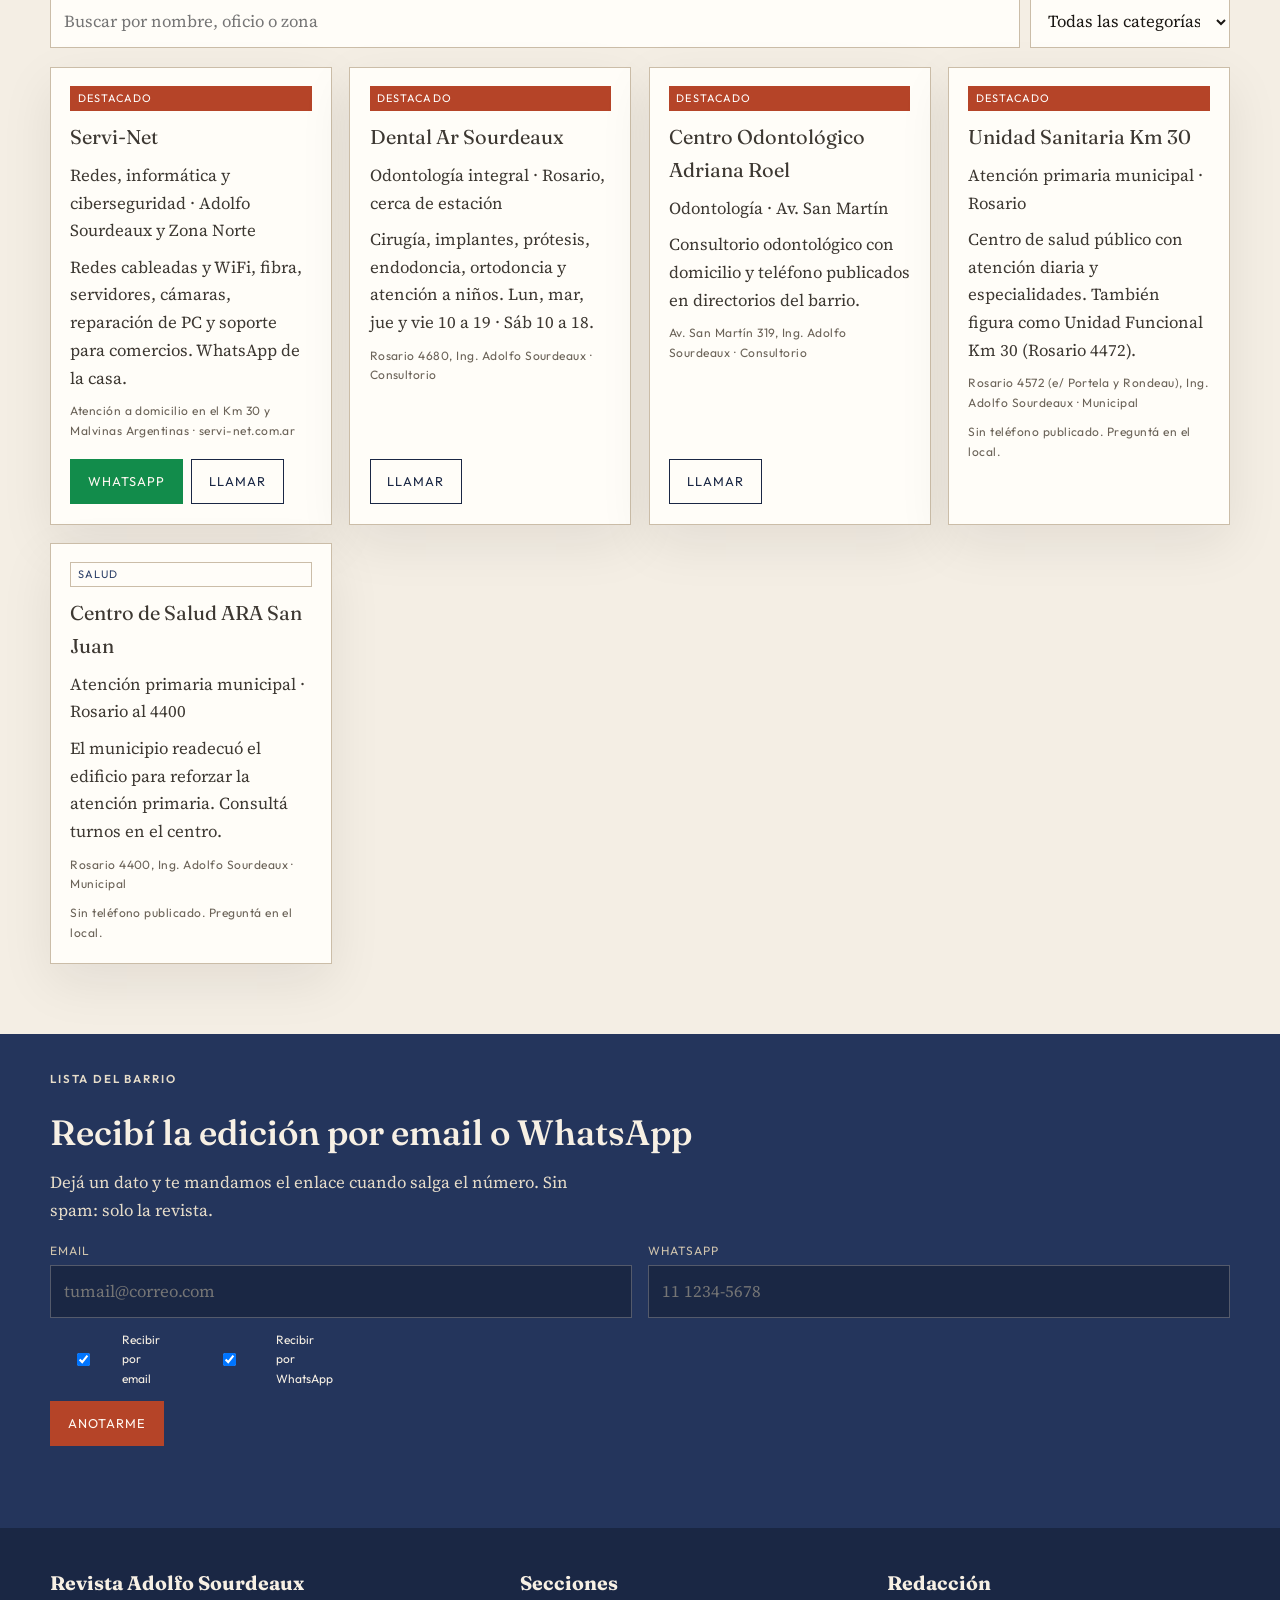
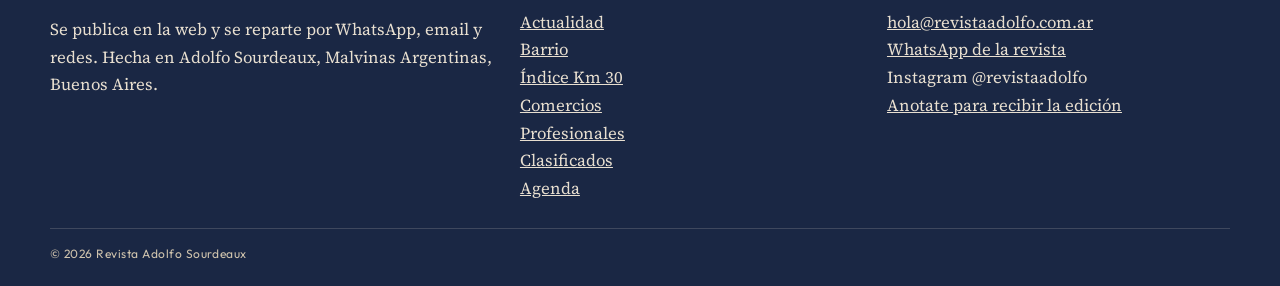
<file: profesionales.html>
<!DOCTYPE html>
<html lang="es-AR">
<head>
  <meta charset="utf-8">
  <meta name="viewport" content="width=device-width, initial-scale=1">
  <title>Buscador de profesionales · Revista Adolfo Sourdeaux</title>
  <meta name="description" content="Encontrá médicos, oficios, estudios y clases en Adolfo Sourdeaux. Contacto directo por WhatsApp.">
  <meta name="theme-color" content="#1a2744">
  <link rel="icon" href="img/favicon.svg" type="image/svg+xml">
  <link rel="preconnect" href="https://fonts.googleapis.com">
  <link rel="preconnect" href="https://fonts.gstatic.com" crossorigin>
  <link href="https://fonts.googleapis.com/css2?family=Fraunces:opsz,wght@9..144,500;9..144,600&family=Outfit:wght@400;500;600&family=Source+Serif+4:opsz,wght@8..60,400;8..60,500&display=swap" rel="stylesheet">
  <link rel="stylesheet" href="css/revista.css?v=22">
</head>
<body data-page="profesionales">
  <main id="page"></main>
  <script src="js/config.js?v=22"></script>
  <script src="js/data.js?v=22"></script>
  <script src="js/app.js?v=22"></script>
</body>
</html>
</file>
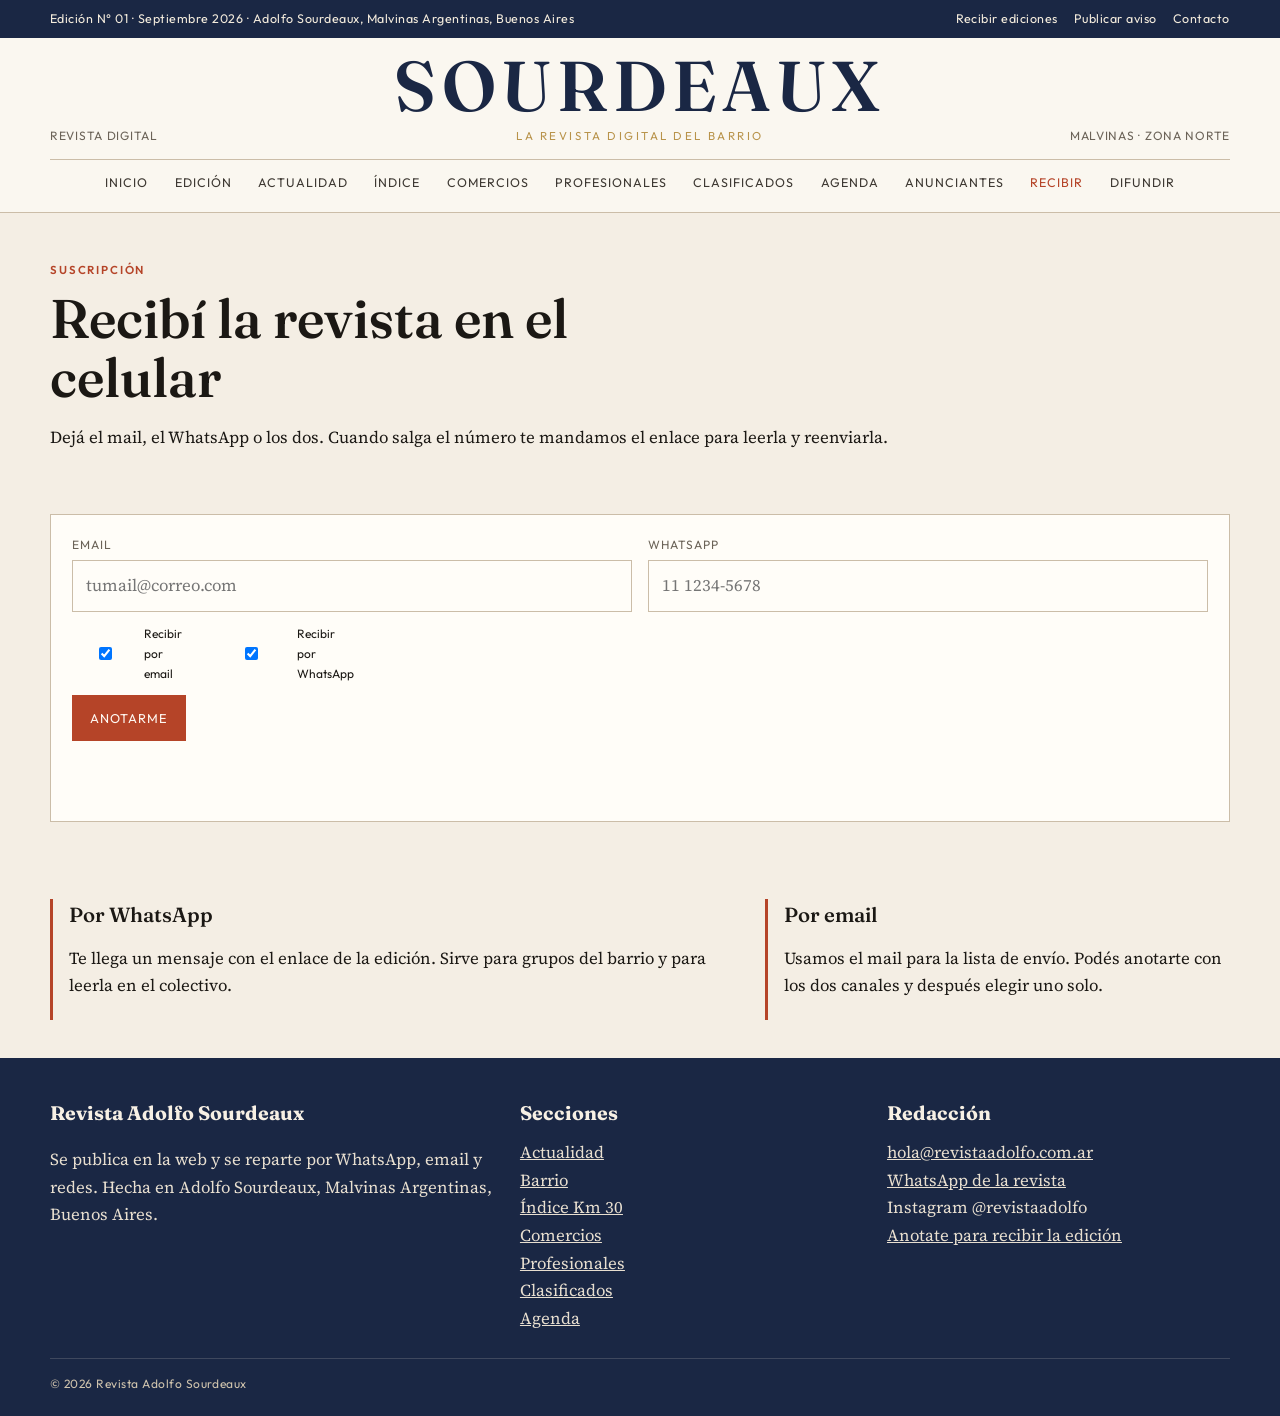
<file: recibir.html>
<!DOCTYPE html>
<html lang="es-AR">
<head>
  <meta charset="utf-8">
  <meta name="viewport" content="width=device-width, initial-scale=1">
  <title>Recibir la edición · Revista Adolfo Sourdeaux</title>
  <meta name="description" content="Anotate con tu email o WhatsApp para recibir cada edición de Revista Adolfo Sourdeaux.">
  <meta name="theme-color" content="#1a2744">
  <link rel="icon" href="img/favicon.svg" type="image/svg+xml">
  <link rel="preconnect" href="https://fonts.googleapis.com">
  <link rel="preconnect" href="https://fonts.gstatic.com" crossorigin>
  <link href="https://fonts.googleapis.com/css2?family=Fraunces:opsz,wght@9..144,500;9..144,600&family=Outfit:wght@400;500;600&family=Source+Serif+4:opsz,wght@8..60,400;8..60,500&display=swap" rel="stylesheet">
  <link rel="stylesheet" href="css/revista.css?v=22">
</head>
<body data-page="recibir">
  <main id="page"></main>
  <script src="js/config.js?v=22"></script>
  <script src="js/data.js?v=22"></script>
  <script src="js/app.js?v=22"></script>
</body>
</html>
</file>
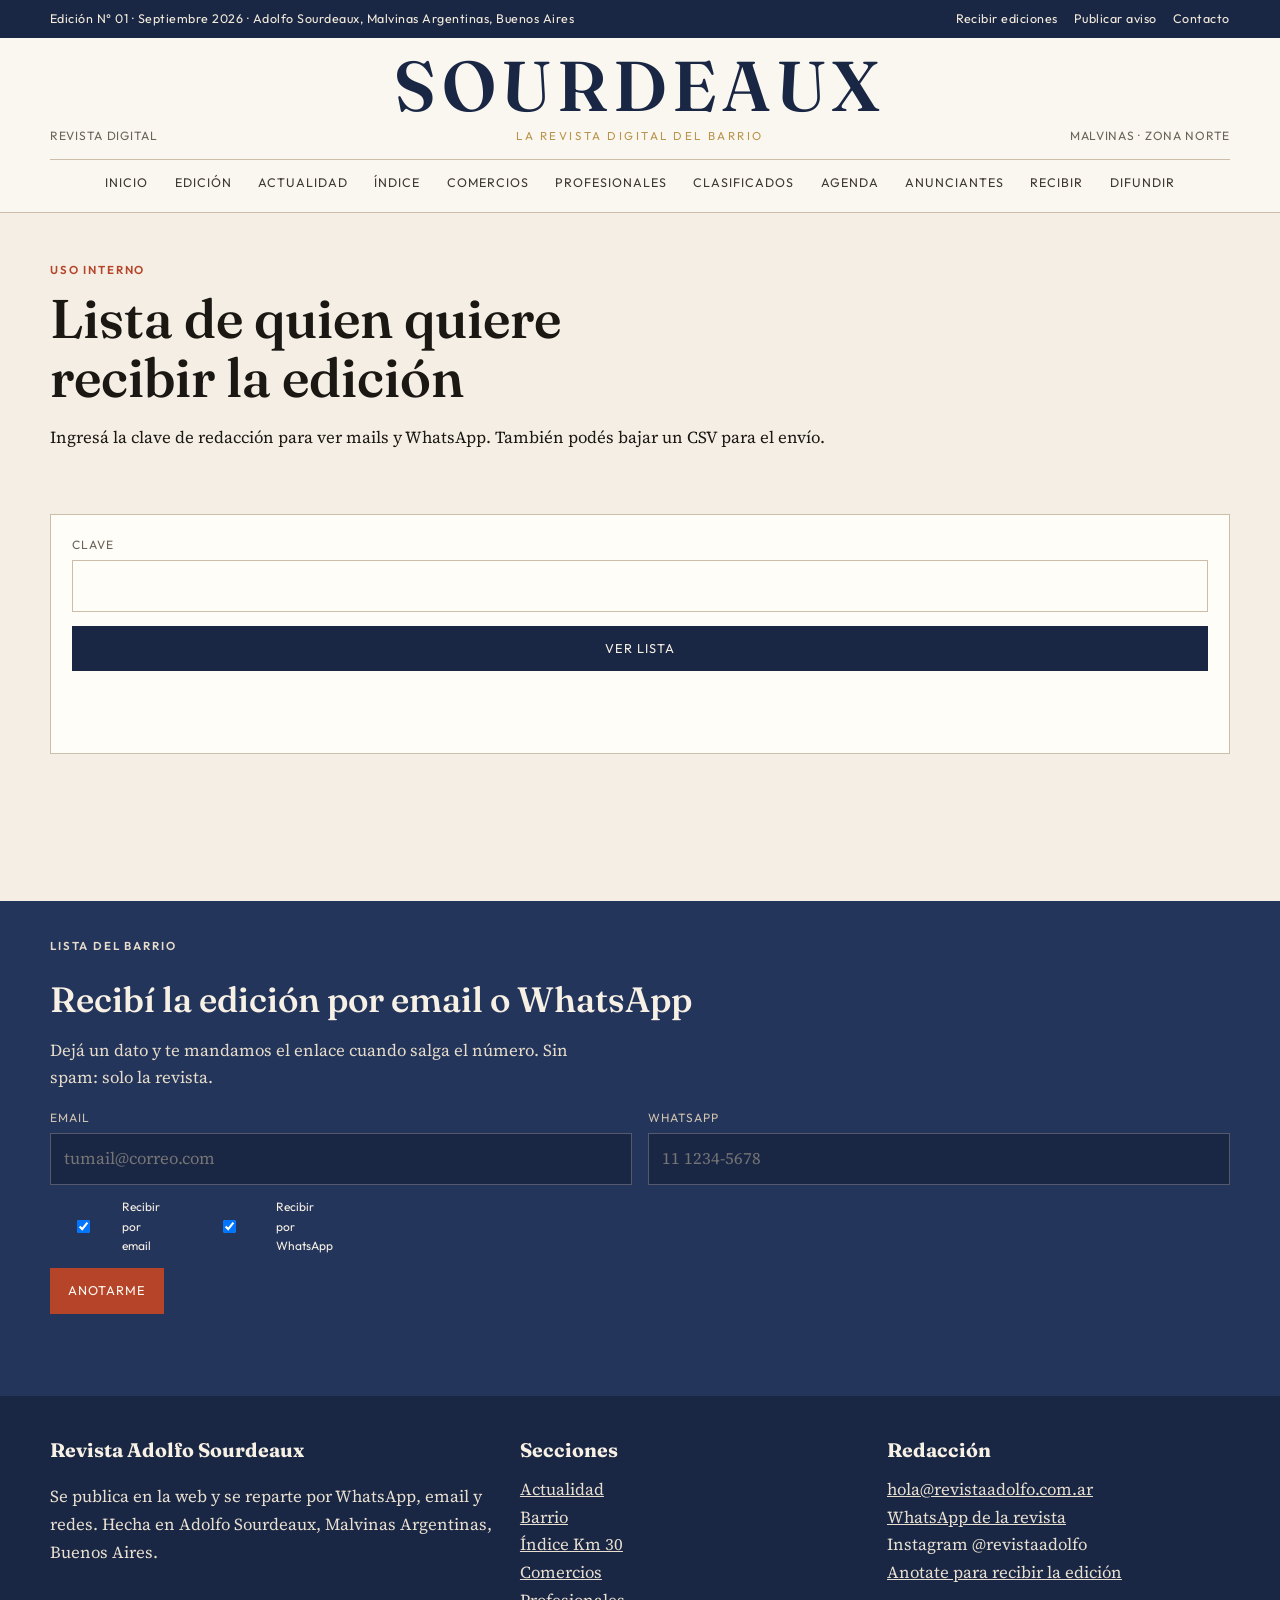
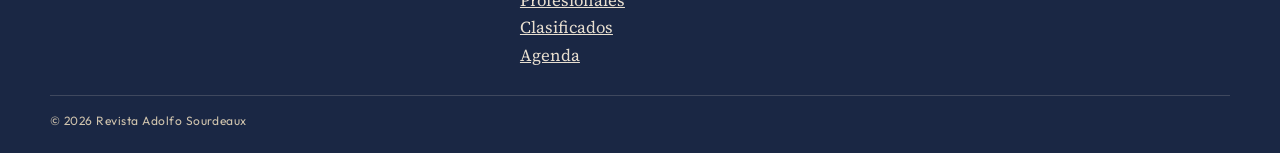
<file: redaccion.html>
<!DOCTYPE html>
<html lang="es-AR">
<head>
  <meta charset="utf-8">
  <meta name="viewport" content="width=device-width, initial-scale=1">
  <title>Redacción · Lista de suscriptores</title>
  <meta name="robots" content="noindex,nofollow">
  <meta name="theme-color" content="#1a2744">
  <link rel="icon" href="img/favicon.svg" type="image/svg+xml">
  <link rel="preconnect" href="https://fonts.googleapis.com">
  <link rel="preconnect" href="https://fonts.gstatic.com" crossorigin>
  <link href="https://fonts.googleapis.com/css2?family=Fraunces:opsz,wght@9..144,500;9..144,600&family=Outfit:wght@400;500;600&family=Source+Serif+4:opsz,wght@8..60,400;8..60,500&display=swap" rel="stylesheet">
  <link rel="stylesheet" href="css/revista.css?v=22">
</head>
<body data-page="redaccion">
  <main id="page"></main>
  <script src="js/config.js?v=22"></script>
  <script src="js/data.js?v=22"></script>
  <script src="js/app.js?v=22"></script>
</body>
</html>
</file>
<file: css/revista.css>
:root {
  --paper: #f4eee4;
  --paper-2: #ebe3d4;
  --cream: #faf7f0;
  --ink: #1b1814;
  --ink-2: #3d3832;
  --ink-3: #6b6358;
  --forest: #1a2744;
  --forest-2: #2d4068;
  --clay: #b54428;
  --clay-2: #d46a3a;
  --gold: #b8934a;
  --gold-2: #d4b56a;
  --rule: #cbbda8;
  --rule-2: #a89880;
  --card: #fffdf8;
  --shadow: 0 18px 50px rgba(27, 24, 20, 0.08);
  --serif: "Fraunces", "Times New Roman", serif;
  --text: "Source Serif 4", "Georgia", serif;
  --sans: "Outfit", "Helvetica Neue", sans-serif;
  --max: 1180px;
  --pad: clamp(1rem, 3vw, 2rem);
}

*,
*::before,
*::after { box-sizing: border-box; }

html { scroll-behavior: smooth; }

body {
  margin: 0;
  background: var(--paper);
  color: var(--ink);
  font-family: var(--text);
  font-size: 1.05rem;
  line-height: 1.65;
  min-height: 100vh;
}

img { max-width: 100%; display: block; }
a { color: inherit; }
button, input, select, textarea { font: inherit; }

.wrap {
  width: min(var(--max), calc(100% - var(--pad) * 2));
  margin-inline: auto;
}

.eyebrow,
.kicker {
  font-family: var(--sans);
  font-size: 0.72rem;
  letter-spacing: 0.16em;
  text-transform: uppercase;
  color: var(--clay);
  font-weight: 600;
}

/* Top bar */
.topbar {
  background: var(--forest);
  color: #f3ebdc;
  font-family: var(--sans);
  font-size: 0.78rem;
  letter-spacing: 0.04em;
}

.topbar-inner {
  display: flex;
  justify-content: space-between;
  align-items: center;
  gap: 1rem;
  min-height: 38px;
  flex-wrap: wrap;
  padding-block: 0.35rem;
}

.topbar a { color: #f3ebdc; text-decoration: none; }
.topbar a:hover { color: var(--gold-2); }
.topbar-actions { display: flex; gap: 1rem; }

/* Header */
.site-header {
  border-bottom: 1px solid var(--rule);
  background: var(--cream);
  position: sticky;
  top: 0;
  z-index: 40;
}

.masthead {
  display: grid;
  grid-template-columns: 1fr auto 1fr;
  align-items: end;
  gap: 1rem;
  padding: 1.1rem 0 0.85rem;
}

.masthead-side {
  font-family: var(--sans);
  font-size: 0.75rem;
  color: var(--ink-3);
  letter-spacing: 0.06em;
  text-transform: uppercase;
}

.masthead-side.right { text-align: right; }

.brand {
  text-align: center;
  text-decoration: none;
}

.brand-name {
  font-family: var(--serif);
  font-weight: 600;
  font-size: clamp(2.4rem, 7vw, 4.4rem);
  line-height: 0.85;
  letter-spacing: 0.08em;
  color: var(--forest);
}

.brand-tag {
  display: block;
  margin-top: 0.45rem;
  font-family: var(--sans);
  font-size: 0.72rem;
  letter-spacing: 0.22em;
  text-transform: uppercase;
  color: var(--gold);
}

.nav {
  display: flex;
  justify-content: center;
  gap: 0.15rem 0.35rem;
  flex-wrap: wrap;
  padding: 0.35rem 0 0.7rem;
  border-top: 1px solid var(--rule);
}

.nav a {
  font-family: var(--sans);
  font-size: 0.78rem;
  letter-spacing: 0.08em;
  text-transform: uppercase;
  text-decoration: none;
  padding: 0.45rem 0.65rem;
  color: var(--ink-2);
}

.nav a:hover,
.nav a.is-active {
  color: var(--clay);
}

.nav-toggle {
  display: none;
  border: 1px solid var(--rule);
  background: var(--cream);
  padding: 0.4rem 0.7rem;
  font-family: var(--sans);
  font-size: 0.75rem;
  letter-spacing: 0.08em;
  text-transform: uppercase;
  cursor: pointer;
}

/* Cover */
.cover {
  display: grid;
  grid-template-columns: 1.3fr 0.9fr;
  min-height: min(78vh, 760px);
  background: var(--forest);
  color: #f7f0e4;
  margin-bottom: 2.5rem;
  overflow: hidden;
}

.cover-copy {
  padding: clamp(1.8rem, 5vw, 4rem);
  display: flex;
  flex-direction: column;
  justify-content: flex-end;
  gap: 1.1rem;
}

.cover-issue {
  font-family: var(--sans);
  letter-spacing: 0.2em;
  text-transform: uppercase;
  font-size: 0.75rem;
  color: var(--gold-2);
}

.cover h1 {
  font-family: var(--serif);
  font-size: clamp(2.3rem, 6vw, 4.6rem);
  line-height: 1.02;
  font-weight: 560;
  margin: 0;
  max-width: 14ch;
}

.cover p {
  max-width: 42ch;
  color: #e6dcc9;
  font-size: 1.15rem;
}

.cover-art {
  position: relative;
  min-height: 280px;
  overflow: hidden;
  background:
    radial-gradient(circle at 30% 20%, #d46a3a 0 18%, transparent 19%),
    radial-gradient(circle at 78% 70%, #b8934a 0 14%, transparent 15%),
    linear-gradient(160deg, #2d4068, #1a2744 55%, #10182c);
}

.cover-art::after {
  content: "01";
  position: absolute;
  right: 8%;
  bottom: 6%;
  font-family: var(--serif);
  font-size: clamp(6rem, 16vw, 12rem);
  line-height: 0.8;
  color: rgba(247, 240, 228, 0.1);
  pointer-events: none;
}

.cover-photo {
  position: absolute;
  inset: 0;
  width: 100%;
  height: 100%;
  object-fit: cover;
}

.actions { display: flex; flex-wrap: wrap; gap: 0.7rem; }

.btn {
  display: inline-flex;
  align-items: center;
  justify-content: center;
  gap: 0.45rem;
  border: 1px solid transparent;
  padding: 0.7rem 1.05rem;
  font-family: var(--sans);
  font-size: 0.8rem;
  letter-spacing: 0.08em;
  text-transform: uppercase;
  text-decoration: none;
  cursor: pointer;
  background: var(--clay);
  color: #fff8f2;
}

.btn:hover { background: #9b351c; }
.btn-ghost {
  background: transparent;
  border-color: rgba(247, 240, 228, 0.4);
  color: #f7f0e4;
}
.btn-ghost:hover { border-color: #f7f0e4; background: transparent; }
.btn-ink {
  background: var(--forest);
  color: #f7f0e4;
}
.btn-ink:hover { background: #10182c; }
.btn-line {
  background: transparent;
  border-color: var(--forest);
  color: var(--forest);
}
.btn-line:hover { background: var(--forest); color: #f7f0e4; }
.btn-wa { background: #128c4b; }
.btn-wa:hover { background: #0d6e3a; }

.cover .btn-ink,
.cover .btn-line {
  background: transparent;
  border-color: rgba(247, 240, 228, 0.45);
  color: #f7f0e4;
}
.cover .btn-ink:hover,
.cover .btn-line:hover {
  border-color: #f7f0e4;
  background: rgba(247, 240, 228, 0.08);
}

/* Sections */
.section { padding: 2.4rem 0; }
.section-head {
  display: flex;
  justify-content: space-between;
  align-items: end;
  gap: 1rem;
  margin-bottom: 1.4rem;
  border-bottom: 1px solid var(--rule);
  padding-bottom: 0.7rem;
}

.section-head h2 {
  font-family: var(--serif);
  font-size: clamp(1.7rem, 3vw, 2.3rem);
  margin: 0;
  font-weight: 560;
}

.section-head a {
  font-family: var(--sans);
  font-size: 0.75rem;
  letter-spacing: 0.1em;
  text-transform: uppercase;
  color: var(--clay);
}

.grid-3, .grid-4, .grid-2 { display: grid; gap: 1.1rem; }
.grid-3 { grid-template-columns: repeat(3, 1fr); }
.grid-4 { grid-template-columns: repeat(4, 1fr); }
.grid-2 { grid-template-columns: 1.2fr 0.8fr; }
.grid-cards { display: grid; gap: 1.1rem; grid-template-columns: repeat(auto-fill, minmax(250px, 1fr)); }

.card {
  background: var(--card);
  border: 1px solid var(--rule);
  box-shadow: var(--shadow);
  padding: 1.15rem 1.2rem 1.25rem;
  display: flex;
  flex-direction: column;
  gap: 0.55rem;
  min-height: 100%;
}

.card-media {
  display: block;
  margin: -1.15rem -1.2rem 0.35rem;
  overflow: hidden;
  min-height: 160px;
  background: var(--forest);
}

.card-media img,
.art-img {
  width: 100%;
  height: 100%;
  object-fit: cover;
  display: block;
}

.card-media img { min-height: 160px; max-height: 200px; }

.card h3, .note h3 {
  font-family: var(--serif);
  font-size: 1.28rem;
  line-height: 1.25;
  margin: 0;
  font-weight: 560;
}

.card p, .muted { color: var(--ink-2); margin: 0; }
.meta {
  font-family: var(--sans);
  font-size: 0.75rem;
  color: var(--ink-3);
  letter-spacing: 0.04em;
}

.card-link { text-decoration: none; }
.card-link:hover h3 { color: var(--clay); }

.feature {
  display: grid;
  grid-template-columns: 1.1fr 0.9fr;
  gap: 1.5rem;
  align-items: stretch;
}

.feature-art {
  position: relative;
  min-height: 280px;
  overflow: hidden;
  background:
    linear-gradient(180deg, rgba(26, 39, 68, 0.1), rgba(26, 39, 68, 0.45)),
    repeating-linear-gradient(135deg, #2d4068 0 12px, #1a2744 12px 24px);
  color: #f7f0e4;
  padding: 1.5rem;
  display: flex;
  flex-direction: column;
  justify-content: flex-end;
}

.feature-photo {
  position: absolute;
  inset: 0;
  width: 100%;
  height: 100%;
  object-fit: cover;
}

.feature-art span,
.feature-art strong {
  position: relative;
  z-index: 1;
}

.feature-art::before {
  content: "";
  position: absolute;
  inset: 0;
  background: linear-gradient(180deg, rgba(16, 24, 44, 0.1), rgba(16, 24, 44, 0.72));
  z-index: 0;
}

.feature-art span { font-family: var(--sans); letter-spacing: 0.16em; text-transform: uppercase; font-size: 0.72rem; color: var(--gold-2); }
.feature-art strong { font-family: var(--serif); font-size: clamp(1.8rem, 4vw, 2.8rem); line-height: 1.1; font-weight: 560; }

.ad {
  border: 1px dashed var(--rule-2);
  background: repeating-linear-gradient(0deg, #f7f1e6, #f7f1e6 18px, #f1eadc 18px 19px);
  padding: 1.1rem 1.2rem;
  display: grid;
  gap: 0.35rem;
}

.ad-label {
  font-family: var(--sans);
  font-size: 0.68rem;
  letter-spacing: 0.16em;
  text-transform: uppercase;
  color: var(--ink-3);
}

.ad strong { font-family: var(--serif); font-size: 1.4rem; }

.ad-visual {
  padding: 0.55rem 0.6rem 0.65rem;
  gap: 0.4rem;
  max-width: 380px;
  margin-inline: auto;
  justify-items: center;
}

.ad-visual-link {
  display: block;
  line-height: 0;
  width: 100%;
}

.ad-visual img {
  width: 100%;
  max-width: 360px;
  height: auto;
  display: block;
  border-radius: 6px;
  background: #071428;
}

.ad-cta {
  margin-top: 0.75rem;
}

.aviso-fijo {
  display: block;
  max-width: 380px;
  margin-inline: auto;
  padding-top: 1rem;
  padding-bottom: 0.6rem;
}

.aviso-fijo img {
  width: 100%;
  height: auto;
  display: block;
  border-radius: 6px;
  background: #071428;
}

.ad-section + .ad-section { margin-top: 0.4rem; }

.ad-grid {
  display: grid;
  gap: 1.1rem;
  grid-template-columns: repeat(2, 1fr);
}

.ad-visual + .ad-grid { margin-top: 1.1rem; }

.ad-mosaico-leyenda {
  margin: 0 0 0.9rem;
}

.ad-mosaico {
  display: grid;
  grid-template-columns: repeat(4, minmax(0, 1fr));
  grid-auto-rows: minmax(128px, auto);
  grid-auto-flow: dense;
  gap: 0.4rem;
  align-items: stretch;
  background: var(--forest);
  padding: 0.4rem;
}

.ad-mosaico .ad {
  margin: 0;
  min-height: 100%;
  border: 0;
  background: var(--card);
  padding: 0.8rem 0.85rem;
}

.ad-mosaico .ad-visual {
  max-width: none;
  margin-inline: 0;
  justify-items: stretch;
  padding: 0.45rem;
  background: #071428;
}

.ad-mosaico .ad-visual .ad-label {
  color: rgba(244, 238, 228, 0.7);
}

.ad-mosaico .ad-visual img {
  max-width: none;
  width: 100%;
  height: auto;
  margin-inline: 0;
}

.ad-tam-banner { grid-column: span 4; }
.ad-tam-cuadrado { grid-column: span 2; grid-row: span 2; }
.ad-tam-doble { grid-column: span 2; }
.ad-tam-alto { grid-column: span 1; grid-row: span 2; }
.ad-tam-simple { grid-column: span 1; }
.ad-tam-mini { grid-column: span 1; min-height: 0; }

.ad-tam-simple strong,
.ad-tam-mini strong { font-size: 1.12rem; }
.ad-tam-simple p,
.ad-tam-mini p { font-size: 0.92rem; }
.ad-tam-alto strong { font-size: 1.35rem; }

.ad-precio {
  font-family: var(--sans);
  font-size: 0.78rem;
  letter-spacing: 0.12em;
  text-transform: uppercase;
  color: var(--clay);
}

.ad-ink {
  background: var(--forest) !important;
  color: #f4eee4;
}

.ad-ink .ad-label,
.ad-ink .meta,
.ad-ink .ad-precio { color: var(--gold-2); }

.ad-ink .btn-ink {
  background: #f4eee4;
  color: var(--forest);
}

.ad-ejemplo {
  background: var(--card);
  border-style: solid;
}

.ad-ejemplo .ad-label { color: var(--clay); }

.ad-vacante {
  min-height: 100%;
  background: #fff !important;
  color: var(--ink-3);
}

.ad-vacante strong { color: var(--ink-2); }
.ad-vacante .ad-label { color: var(--ink-3); }

.ad-mosaico .ad-grafico {
  padding: 0;
  background: #071428;
  color: #f4eee4;
  display: flex;
  flex-direction: column;
  overflow: hidden;
}

.ad-mosaico .ad-grafico .ad-label {
  padding: 0.35rem 0.7rem 0;
  color: rgba(244, 238, 228, 0.55);
}

.ad-graf {
  display: grid;
  grid-template-columns: 0.85fr 1.35fr;
  grid-template-rows: auto 1fr auto;
  flex: 1;
  min-height: 0;
}

.ad-graf-foto {
  grid-column: 1 / -1;
  width: 100%;
  height: 140px;
  object-fit: cover;
  display: block;
  background: #10203c;
}

.ad-tam-doble .ad-graf-foto,
.ad-tam-cuadrado .ad-graf-foto { height: 180px; }
.ad-tam-alto .ad-graf-foto { height: 160px; }
.ad-tam-banner .ad-graf-foto { height: 200px; }
.ad-tam-mini .ad-graf-foto { height: 88px; }

.ad-graf-brand {
  padding: 0.7rem 0.85rem 0.85rem;
  border-right: 1px solid rgba(244, 238, 228, 0.12);
  display: flex;
  flex-direction: column;
  gap: 0.35rem;
}

.ad-graf-mark {
  width: 2.4rem;
  height: 2.4rem;
  border-radius: 0.55rem;
  background: #10203c;
  color: var(--gold-2);
  display: grid;
  place-items: center;
  font-family: var(--sans);
  font-size: 0.78rem;
  font-weight: 600;
  letter-spacing: 0.06em;
}

.ad-graf-brand strong {
  font-family: var(--sans);
  font-size: 0.95rem;
  letter-spacing: 0.04em;
  text-transform: uppercase;
  line-height: 1.2;
}

.ad-graf-brand p {
  margin: 0;
  color: rgba(244, 238, 228, 0.72);
  font-size: 0.82rem;
}

.ad-graf-copy {
  padding: 0.75rem 0.9rem 0.85rem;
}

.ad-graf-copy h3 {
  margin: 0 0 0.45rem;
  font-family: var(--serif);
  font-size: 1.15rem;
  font-weight: 560;
  line-height: 1.2;
  color: #fff8ee;
}

.ad-graf-copy ul {
  margin: 0;
  padding: 0;
  list-style: none;
  display: grid;
  gap: 0.28rem;
}

.ad-graf-copy li {
  position: relative;
  padding-left: 1.15rem;
  font-size: 0.88rem;
  line-height: 1.3;
  color: rgba(244, 238, 228, 0.9);
}

.ad-graf-copy li::before {
  content: "";
  position: absolute;
  left: 0;
  top: 0.35rem;
  width: 0.55rem;
  height: 0.55rem;
  border-radius: 50%;
  background: #3ecf8e;
  box-shadow: inset 0 0 0 2px #071428;
}

.ad-graf-foot {
  grid-column: 1 / -1;
  display: flex;
  flex-wrap: wrap;
  align-items: center;
  justify-content: space-between;
  gap: 0.4rem 0.75rem;
  padding: 0.5rem 0.85rem;
  background: #050d1a;
  font-family: var(--sans);
  font-size: 0.78rem;
  color: rgba(244, 238, 228, 0.82);
}

.ad-graf-pill {
  display: inline-flex;
  align-items: center;
  background: #3ecf8e;
  color: #071428;
  border-radius: 999px;
  padding: 0.22rem 0.7rem;
  text-decoration: none;
  font-weight: 600;
}

.ad-tam-simple .ad-graf,
.ad-tam-mini .ad-graf,
.ad-tam-alto .ad-graf {
  grid-template-columns: 1fr;
}

.ad-tam-simple .ad-graf-brand,
.ad-tam-mini .ad-graf-brand,
.ad-tam-alto .ad-graf-brand {
  border-right: 0;
  border-bottom: 1px solid rgba(244, 238, 228, 0.12);
}

.ad-tam-mini .ad-graf-copy h3 { font-size: 0.98rem; }
.ad-tam-mini .ad-graf-copy ul { display: none; }
.ad-tam-simple .ad-graf-copy h3 { font-size: 1.05rem; }
.ad-tam-banner .ad-graf-copy h3 { font-size: 1.45rem; }

.ad-mosaico .ad-grafico.ad-vacante {
  background: #071428 !important;
  color: #f4eee4;
}

.ad-mosaico .ad-grafico.ad-vacante .ad-graf {
  opacity: 0.78;
}

.ad-mosaico .ad-grafico.ad-vacante .ad-graf-copy h3,
.ad-mosaico .ad-grafico.ad-vacante .ad-graf-brand strong {
  color: rgba(244, 238, 228, 0.7);
}

.edition-sheet + .ad-section,
.ad-section + .edition-sheet { margin-top: 1.2rem; }

.side-box .ad {
  margin: 0.85rem 0;
  padding: 0.75rem 0.85rem;
}

.side-box .ad-visual { padding: 0.6rem; }

.section-tiles a {
  text-decoration: none;
  background: var(--forest);
  color: #f4eee4;
  padding: 1.2rem;
  min-height: 150px;
  display: flex;
  flex-direction: column;
  justify-content: space-between;
}

.section-tiles a:nth-child(2) { background: #24355c; }
.section-tiles a:nth-child(3) { background: var(--clay); }
.section-tiles a:nth-child(4) { background: #8a3b22; }
.section-tiles a:nth-child(5) { background: #3a4458; }
.section-tiles a:nth-child(6) { background: #5b4630; }

.section-tiles h3 { font-family: var(--serif); margin: 0; font-size: 1.5rem; font-weight: 560; }
.section-tiles p { margin: 0; color: rgba(244, 238, 228, 0.82); font-size: 0.98rem; }

.filters {
  display: flex;
  flex-wrap: wrap;
  gap: 0.6rem;
  margin-bottom: 1.2rem;
}

.filters input,
.filters select,
.field input,
.field select,
.field textarea {
  border: 1px solid var(--rule);
  background: var(--card);
  padding: 0.7rem 0.8rem;
  color: var(--ink);
  width: 100%;
}

.filters input { flex: 1 1 240px; }
.filters select { flex: 0 1 200px; }

.badge {
  display: inline-block;
  font-family: var(--sans);
  font-size: 0.68rem;
  letter-spacing: 0.1em;
  text-transform: uppercase;
  border: 1px solid var(--rule);
  padding: 0.15rem 0.4rem;
  color: var(--forest-2);
}

.badge-hot { background: var(--clay); color: #fff; border-color: var(--clay); }

.pro-card .name { font-family: var(--serif); font-size: 1.25rem; margin: 0; }
.wa-row { display: flex; flex-wrap: wrap; gap: 0.5rem; margin-top: auto; padding-top: 0.6rem; }

.page-hero {
  padding: 2.2rem 0 0.4rem;
}

.page-hero h1 {
  font-family: var(--serif);
  font-size: clamp(2rem, 5vw, 3.4rem);
  line-height: 1.08;
  margin: 0.25rem 0 0.6rem;
  font-weight: 560;
  max-width: 18ch;
}

.article {
  display: grid;
  grid-template-columns: minmax(0, 68ch) minmax(220px, 1fr);
  gap: 2.5rem;
  padding-bottom: 3rem;
}

.article-body p { font-size: 1.15rem; }
.article-body p:first-of-type::first-letter {
  font-family: var(--serif);
  font-size: 3.4rem;
  float: left;
  line-height: 0.8;
  padding: 0.15rem 0.45rem 0 0;
  color: var(--clay);
}

.sharebar {
  display: flex;
  flex-wrap: wrap;
  gap: 0.5rem;
  margin: 1rem 0 1.5rem;
}

.side-box {
  background: var(--card);
  border: 1px solid var(--rule);
  padding: 1.1rem;
  position: sticky;
  top: 6rem;
}

.edition-sheet {
  background: var(--card);
  border: 1px solid var(--rule);
  padding: clamp(1.2rem, 3vw, 2.4rem);
  box-shadow: var(--shadow);
}

.edition-figure,
.article-figure {
  margin: 0 0 1.1rem;
  overflow: hidden;
}

.edition-figure {
  margin: -0.2rem -0.2rem 1.2rem;
}

.edition-figure img,
.article-figure img {
  width: 100%;
  max-height: 420px;
  object-fit: cover;
  display: block;
}

.edition-sheet + .edition-sheet,
.edition-sheet + .ad-visual,
.ad-visual + .edition-sheet { margin-top: 1.2rem; }

.side-box .ad-visual {
  margin: 0.85rem 0;
  padding: 0.6rem;
}

.form {
  display: grid;
  gap: 0.85rem;
  background: var(--card);
  border: 1px solid var(--rule);
  padding: 1.3rem;
}

.field { display: grid; gap: 0.3rem; }
.field label {
  font-family: var(--sans);
  font-size: 0.75rem;
  letter-spacing: 0.08em;
  text-transform: uppercase;
  color: var(--ink-3);
}

.note {
  border-left: 3px solid var(--clay);
  padding: 0.2rem 0 0.2rem 1rem;
}

.pack {
  background: var(--card);
  border: 1px solid var(--rule);
  padding: 1.2rem;
  display: grid;
  gap: 0.55rem;
}

.pack ul { margin: 0.2rem 0 0; padding-left: 1.1rem; color: var(--ink-2); }
.price {
  font-family: var(--sans);
  letter-spacing: 0.08em;
  text-transform: uppercase;
  color: var(--clay);
  font-size: 0.78rem;
}

.timeline { display: grid; gap: 0.9rem; }
.event {
  display: grid;
  grid-template-columns: 110px 1fr;
  gap: 1rem;
  background: var(--card);
  border: 1px solid var(--rule);
  padding: 1rem 1.1rem;
}

.event-date {
  font-family: var(--sans);
  font-size: 0.78rem;
  text-transform: uppercase;
  letter-spacing: 0.06em;
  color: var(--clay);
}

.subscribe-band {
  background: #24355c;
  color: #f7f0e4;
  padding: 2.2rem 0;
  margin-top: 2rem;
}

.subscribe-band h2 {
  font-family: var(--serif);
  font-size: clamp(1.6rem, 3vw, 2.2rem);
  margin: 0.2rem 0 0.45rem;
  font-weight: 560;
}

.subscribe-band p { margin: 0 0 1rem; color: #e6dcc9; max-width: 62ch; }

.subscribe-form {
  display: grid;
  grid-template-columns: 1fr 1fr;
  gap: 0.75rem 1rem;
  align-items: end;
}

.subscribe-form .field-wide { grid-column: 1 / -1; }
.subscribe-form .actions { grid-column: 1 / -1; }
.subscribe-form label { color: #cfc3ad; }
.subscribe-form input[type="email"],
.subscribe-form input[type="tel"],
.subscribe-form input[type="text"] {
  border-color: rgba(232, 223, 208, 0.28);
  background: #1a2744;
  color: #f7f0e4;
}

.subscribe-checks {
  display: flex;
  flex-wrap: wrap;
  gap: 0.9rem 1.3rem;
  font-family: var(--sans);
  font-size: 0.88rem;
}

.subscribe-checks label {
  display: flex;
  align-items: center;
  gap: 0.4rem;
  letter-spacing: 0;
  text-transform: none;
  color: #f7f0e4;
}

.hp { position: absolute; left: -9999px; height: 0; overflow: hidden; }
.subscribe-msg { min-height: 1.3em; font-family: var(--sans); font-size: 0.9rem; }
.subscribe-msg.ok { color: #b7e0c2; }
.subscribe-msg.err { color: #f0b4a4; }

.subscribe-page .subscribe-form {
  background: var(--card);
  border: 1px solid var(--rule);
  padding: 1.3rem;
  color: var(--ink);
}

.subscribe-page .subscribe-form label { color: var(--ink-3); }
.subscribe-page .subscribe-form input {
  background: var(--card);
  color: var(--ink);
  border-color: var(--rule);
}
.subscribe-page .subscribe-checks label { color: var(--ink); }

.site-footer {
  margin-top: 0;
  background: var(--forest);
  color: #e8dfd0;
  padding: 2.4rem 0 1.4rem;
}

.footer-grid {
  display: grid;
  grid-template-columns: 1.3fr 1fr 1fr;
  gap: 1.5rem;
}

.site-footer h3 {
  font-family: var(--serif);
  margin: 0 0 0.6rem;
  color: #f7f0e4;
}

.site-footer a { color: #e8dfd0; }
.site-footer .fine {
  margin-top: 1.6rem;
  border-top: 1px solid rgba(232, 223, 208, 0.18);
  padding-top: 0.9rem;
  font-family: var(--sans);
  font-size: 0.75rem;
  letter-spacing: 0.04em;
  color: #cfc3ad;
}

.indice-az {
  display: flex;
  flex-wrap: wrap;
  gap: 0.35rem;
  margin: 0 0 1.4rem;
}
.indice-az a {
  min-width: 2rem;
  text-align: center;
  padding: 0.35rem 0.45rem;
  border: 1px solid var(--rule);
  font-family: var(--sans);
  font-size: 0.8rem;
  letter-spacing: 0.06em;
  text-decoration: none;
  color: var(--ink);
}
.indice-az a:hover { background: var(--forest); color: #f7f0e4; }
.indice-block { margin: 0 0 1.8rem; }
.indice-block h2 {
  font-family: var(--serif);
  font-size: 2.2rem;
  margin: 0 0 0.4rem;
  border-bottom: 1px solid var(--ink);
  line-height: 1;
}
.indice-row {
  display: grid;
  grid-template-columns: minmax(10rem, 1.2fr) 1fr auto;
  align-items: baseline;
  gap: 0.5rem 0.8rem;
  padding: 0.7rem 0;
  border-bottom: 1px dotted var(--rule);
}
.indice-who {
  display: flex;
  flex-wrap: wrap;
  align-items: center;
  gap: 0.45rem;
}
.indice-who strong { font-family: var(--serif); font-size: 1.05rem; }
.indice-lead {
  border-bottom: 1px dotted var(--ink-3);
  min-width: 2rem;
  align-self: end;
  margin-bottom: 0.35rem;
}
.indice-meta {
  font-family: var(--sans);
  font-size: 0.8rem;
  color: var(--ink-3);
  text-align: right;
}
.indice-wa { grid-column: 1 / -1; }
.indice-preview {
  display: grid;
  grid-template-columns: 1fr 1fr;
  gap: 0 2rem;
  border-top: 1px solid var(--ink);
}
.indice-preview-row {
  display: flex;
  justify-content: space-between;
  gap: 1rem;
  padding: 0.7rem 0;
  border-bottom: 1px dotted var(--rule);
  text-decoration: none;
  color: inherit;
}
.indice-preview-row span {
  font-family: var(--sans);
  font-size: 0.78rem;
  color: var(--ink-3);
  text-align: right;
}

.empty {
  padding: 1.4rem;
  border: 1px dashed var(--rule);
  color: var(--ink-3);
  text-align: center;
}

.toast {
  position: fixed;
  bottom: 1.2rem;
  right: 1.2rem;
  background: var(--ink);
  color: #f7f0e4;
  padding: 0.7rem 1rem;
  font-family: var(--sans);
  font-size: 0.85rem;
  z-index: 80;
  display: none;
}

.toast.show { display: block; }

@media (max-width: 900px) {
  .masthead { grid-template-columns: 1fr auto; }
  .masthead-side.right { display: none; }
  .cover, .feature, .grid-2, .grid-3, .grid-4, .ad-grid, .article, .footer-grid, .event, .subscribe-form, .indice-row, .indice-preview {
    grid-template-columns: 1fr;
  }
  .indice-meta { text-align: left; }
  .indice-lead { display: none; }
  .ad-mosaico {
    grid-template-columns: repeat(2, minmax(0, 1fr));
  }
  .ad-tam-banner { grid-column: span 2; }
  .ad-tam-cuadrado,
  .ad-tam-doble { grid-column: span 2; }
  .ad-tam-alto { grid-column: span 1; grid-row: span 2; }
  .ad-tam-simple,
  .ad-tam-mini { grid-column: span 1; }
  .nav-toggle { display: inline-flex; align-self: center; }
  .nav { display: none; }
  .nav.open { display: flex; justify-content: flex-start; }
  .cover-art { min-height: 220px; }
}

@media (max-width: 560px) {
  .ad-mosaico {
    grid-template-columns: 1fr;
  }
  .ad-tam-banner,
  .ad-tam-cuadrado,
  .ad-tam-doble,
  .ad-tam-alto,
  .ad-tam-simple,
  .ad-tam-mini {
    grid-column: span 1;
    grid-row: span 1;
  }
}

@media print {
  .topbar, .site-header, .site-footer, .sharebar, .nav-toggle, .btn, .filters, .subscribe-band { display: none !important; }
  body { background: white; }
  .cover { break-after: page; }
  a { text-decoration: none; }
}
</file>
